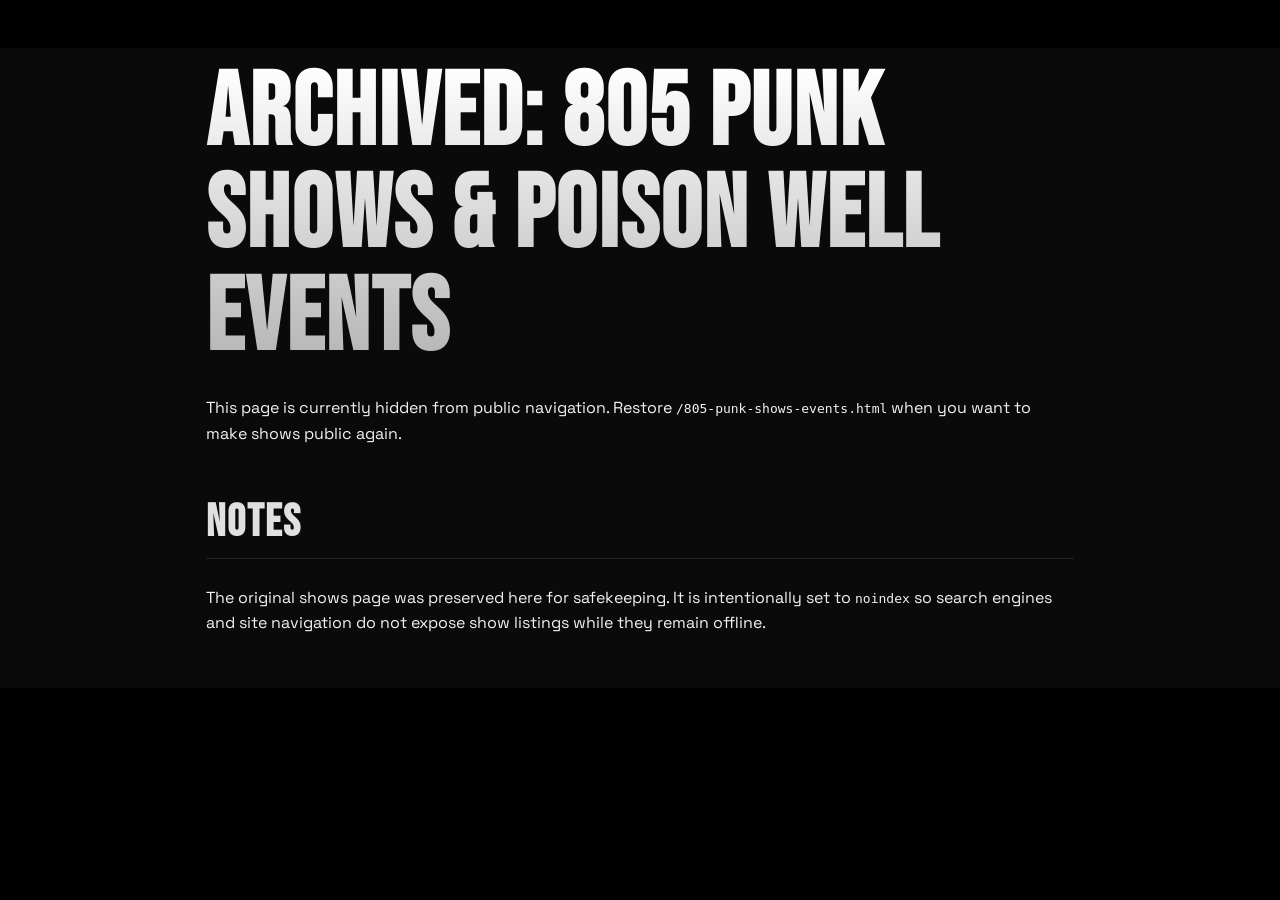
<file: 805-punk-shows-events.hidden.html>
<!DOCTYPE html>
<html lang="en">
<head>
  <meta charset="UTF-8" />
  <meta name="viewport" content="width=device-width, initial-scale=1.0" />
  <title>805 Punk Shows & Events (Hidden Archive) | Poison Well Records Ventura</title>
  <meta name="robots" content="noindex,nofollow" />
  <meta name="description" content="Archived 805 punk shows, event recaps, and Poison Well Records showcases (hidden)." />
  <link rel="preload" href="styles.min.css" as="style" />
  <link rel="stylesheet" href="styles.min.css" />
</head>
<body>
  <main style="max-width:900px;margin:3rem auto;padding:1rem;">
    <h1>Archived: 805 Punk Shows &amp; Poison Well Events</h1>
    <p>This page is currently hidden from public navigation. Restore <code>/805-punk-shows-events.html</code> when you want to make shows public again.</p>
    <section>
      <h2>Notes</h2>
      <p>The original shows page was preserved here for safekeeping. It is intentionally set to <code>noindex</code> so search engines and site navigation do not expose show listings while they remain offline.</p>
    </section>
  </main>
</body>
</html>
</file>
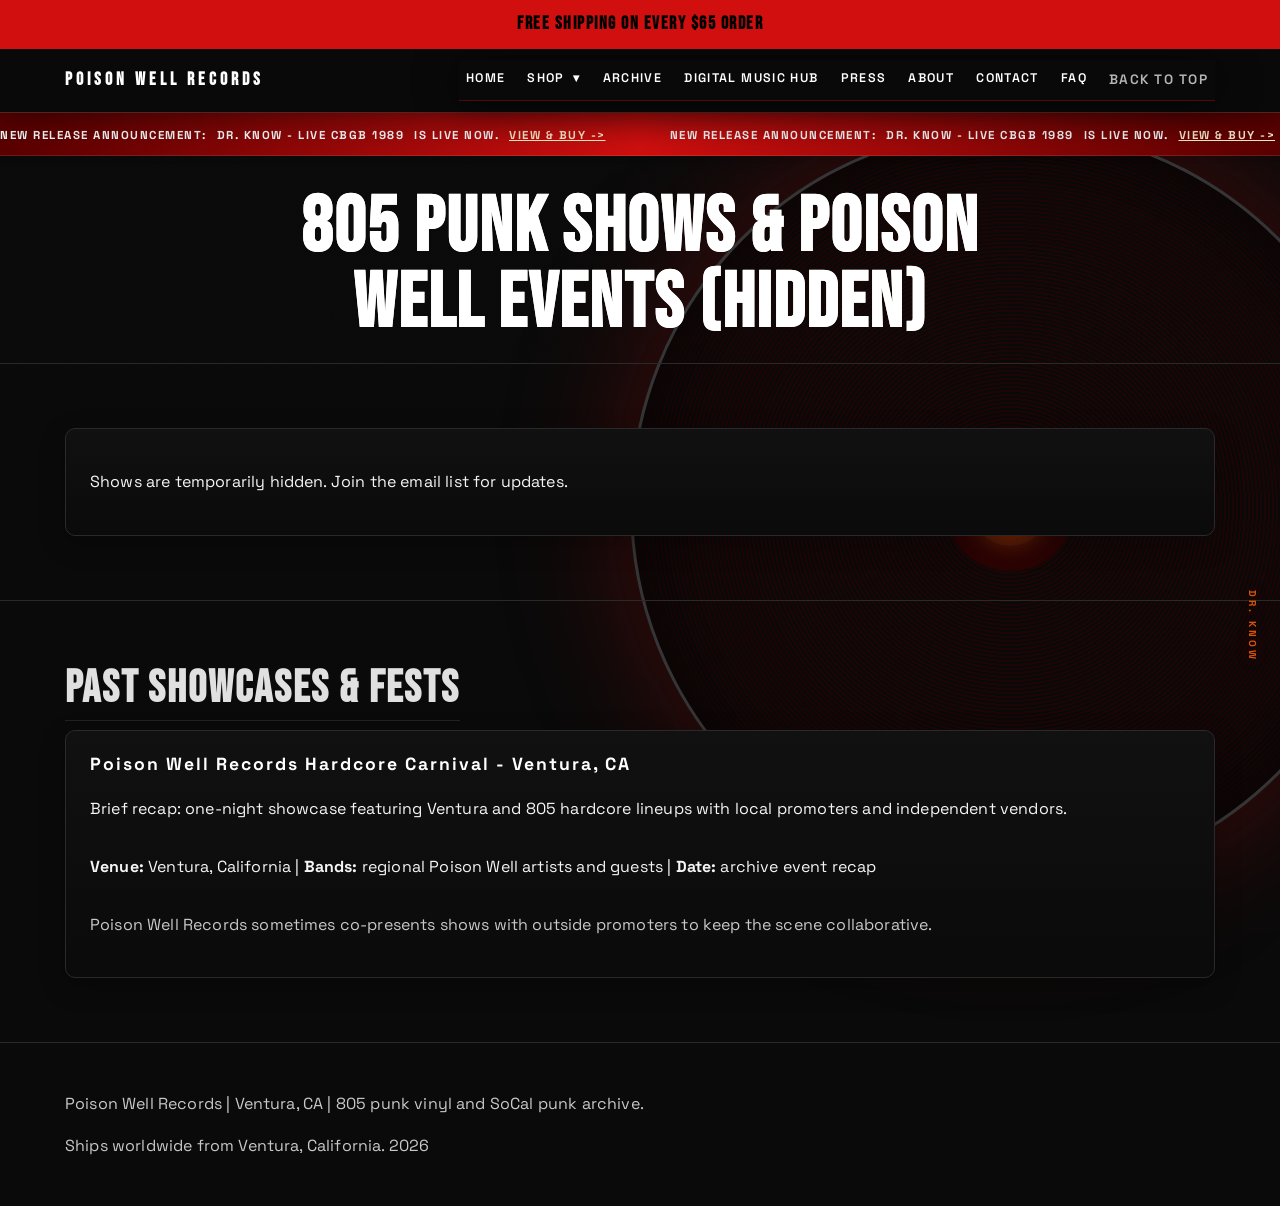
<file: 805-punk-shows-events.html>
<!DOCTYPE html>
<html lang="en">
<head>
  <meta charset="UTF-8" />
  <meta name="viewport" content="width=device-width, initial-scale=1.0" />
  <title>805 Punk Shows & Events (Hidden) | Poison Well Records Ventura</title>
  <meta name="geo.region" content="US-CA" />
  <meta name="geo.placename" content="Ventura" />
  <meta name="geo.position" content="34.2746;-119.2290" />
  <meta name="ICBM" content="34.2746, -119.2290" />

  <meta name="description" content="(removed)" />
  <meta name="robots" content="noindex,nofollow" />
  <link rel="preload" href="styles.css" as="style" />
  <link rel="stylesheet" href="styles.css" />
  <link rel="canonical" href="https://poisonwellrecords.com/805-punk-shows-events" />
</head>
<body id="top">
  <div class="promo-banner">Free Shipping on every $65 order</div>
  <header class="site-header">
    <div class="container nav">
      <a class="brand" href="index.html">Poison Well Records</a>
      <button class="nav-toggle" id="nav-toggle" aria-label="Toggle navigation" aria-expanded="false">
        <span class="hamburger"></span>
      </button>
      <nav class="nav-links" id="nav-links" aria-label="Main navigation">
        <a href="index.html">Home</a>
        <div class="nav-dropdown">
          <a class="nav-main" href="ventura-punk-record-store-online.html">Shop</a>
          <div class="dropdown-content">
            <a href="ventura-punk-record-store-online.html#tab-vinyl">Buy Vinyl</a>
            <a href="rarities.html">Rarities</a>
          </div>
        </div>
        <a href="805-punk-bands.html">Archive</a>
        <a href="digital-music-hub.html">Digital Music Hub</a>
        <a href="press.html">Press</a>
        <a href="about-poison-well-records.html">About</a>
        <a href="contact-wholesale.html">Contact</a>
        <a href="faq.html">FAQ</a>
        <a href="#top" class="nav-back-to-top">Back to Top</a>
      </nav>
    </div>
  </header>
  <main>
    <section class="hero">
      <div class="container">
        <h1>805 Punk Shows &amp; Poison Well Events (Hidden)</h1>
      </div>
    </section>
    <section class="section">
      <div class="container">
        <div class="card">
          <p>Shows are temporarily hidden. Join the email list for updates.</p>
        </div>
      </div>
    </section>
    <section class="section">
      <div class="container">
        <h2>Past Showcases &amp; Fests</h2>
        <article class="card">
          <h3>Poison Well Records Hardcore Carnival - Ventura, CA</h3>
          <p>Brief recap: one-night showcase featuring Ventura and 805 hardcore lineups with local promoters and independent vendors.</p>
          <p><strong>Venue:</strong> Ventura, California | <strong>Bands:</strong> regional Poison Well artists and guests | <strong>Date:</strong> archive event recap</p>
          <p class="muted">Poison Well Records sometimes co-presents shows with outside promoters to keep the scene collaborative.</p>
        </article>
      </div>
    </section>
  </main>
  <footer class="site-footer">
    <div class="container">
      <p>Poison Well Records | Ventura, CA | 805 punk vinyl and SoCal punk archive.</p>
      <p>Ships worldwide from Ventura, California. <span data-current-year></span></p>
    </div>
  </footer>
  <script src="site.js" defer></script>
</body>
</html>
</file>
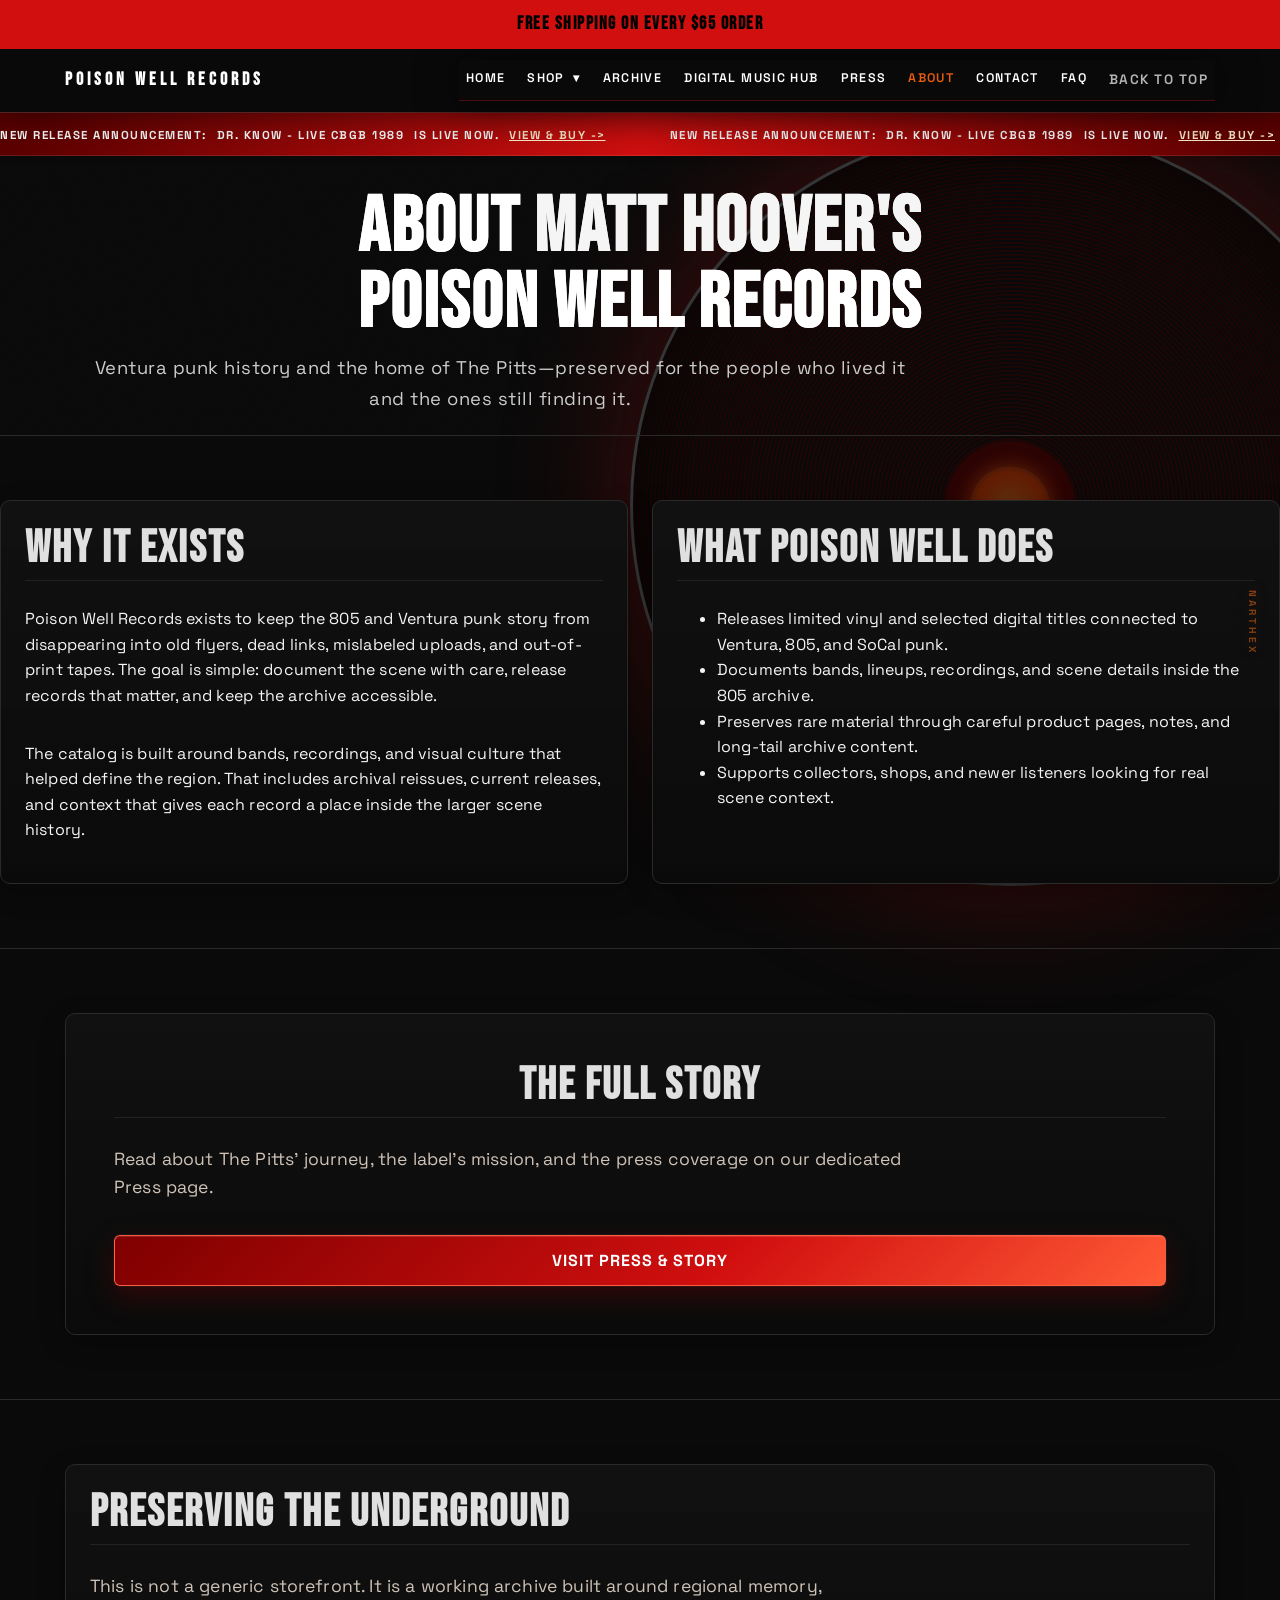
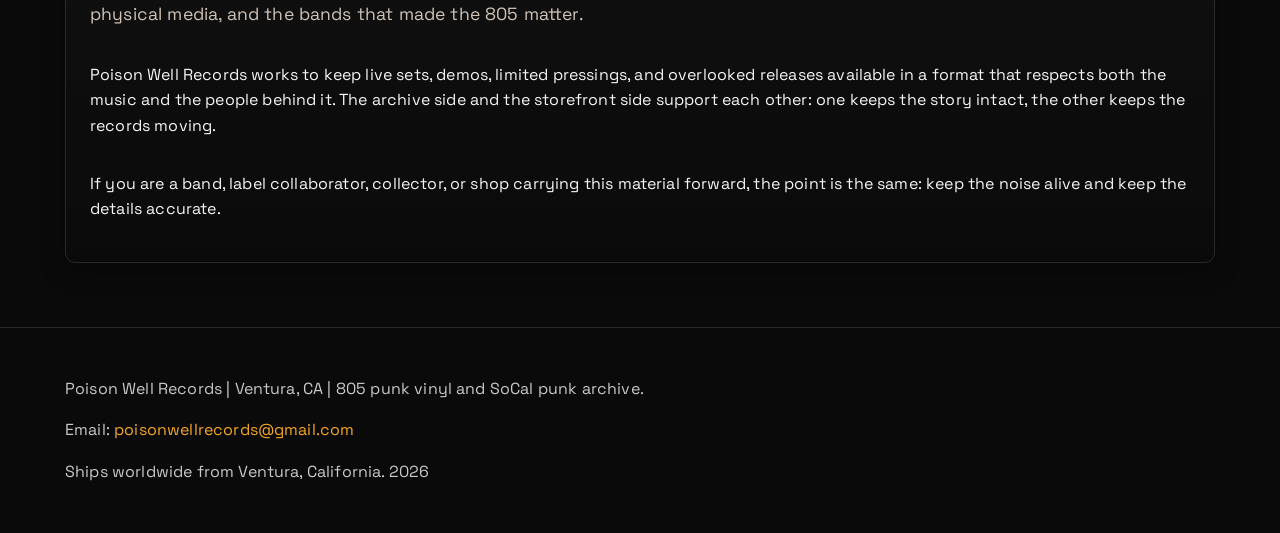
<file: about-poison-well-records.html>
<!DOCTYPE html>
<html lang="en">
<head>
  <meta charset="UTF-8" />
  <meta name="viewport" content="width=device-width, initial-scale=1.0" />
  <title>About | Poison Well Records Ventura</title>
  <meta
    name="description"
            content="Learn about Poison Well Records and its mission to preserve Ventura, 805, and SoCal punk history through physical releases, digital archives, and scene documentation."
  />
  <link rel="canonical" href="https://poisonwellrecords.com/about-poison-well-records" />
  <link rel="preload" href="styles.css" as="style" />
  <link rel="stylesheet" href="styles.css" />
</head>
<body id="top">
  <div class="promo-banner">Free Shipping on every $65 order</div>
  <header class="site-header">
    <div class="container nav">
      <a class="brand" href="index.html">Poison Well Records</a>
      <button class="nav-toggle" id="nav-toggle" aria-label="Toggle navigation" aria-expanded="false">
        <span class="hamburger"></span>
      </button>
      <nav class="nav-links" id="nav-links" aria-label="Main navigation">
                        <a href="index.html">Home</a>
        <div class="nav-dropdown">
          <a class="nav-main" href="ventura-punk-record-store-online.html">Shop</a>
          <div class="dropdown-content">
            <a href="ventura-punk-record-store-online.html#tab-vinyl">Buy Vinyl</a>
            <a href="rarities.html">Rarities</a>
          </div>
        </div>
        <a href="805-punk-bands.html">Archive</a>
        <a href="digital-music-hub.html">Digital Music Hub</a>
        <a href="press.html">Press</a>
        <a href="about-poison-well-records.html" aria-current="page">About</a>
        <a href="contact-wholesale.html">Contact</a>
        <a href="faq.html">FAQ</a>
        <a href="#top" class="nav-back-to-top">Back to Top</a>
      </nav>
    </div>
  </header>

  <main>
    <section class="hero">
      <div class="container">
        <h1>About <span style="color: var(--text);">Matt Hoover's</span> <br>Poison Well Records</h1>
        <p class="lead">Ventura punk history and the home of The Pitts—preserved for the people who lived it and the ones still finding it.</p>
      </div>
    </section>

    <section class="section">
      <div class="container grid grid-2">
        <article class="card">
          <h2>Why It Exists</h2>
          <p>
            Poison Well Records exists to keep the 805 and Ventura punk story from disappearing into old flyers,
            dead links, mislabeled uploads, and out-of-print tapes. The goal is simple: document the scene with care,
            release records that matter, and keep the archive accessible.
          </p>
          <p>
            The catalog is built around bands, recordings, and visual culture that helped define the region. That
            includes archival reissues, current releases, and context that gives each record a place inside the larger
            scene history.
          </p>
        </article>

        <article class="card">
          <h2>What Poison Well Does</h2>
          <ul>
            <li>Releases limited vinyl and selected digital titles connected to Ventura, 805, and SoCal punk.</li>
            <li>Documents bands, lineups, recordings, and scene details inside the 805 archive.</li>
            <li>Preserves rare material through careful product pages, notes, and long-tail archive content.</li>
            <li>Supports collectors, shops, and newer listeners looking for real scene context.</li>
          </ul>
        </article>
      </div>
    </section>

    <section class="section">
      <div class="container">
        <div class="card" style="text-align: center; padding: 3rem;">
          <h2>The Full Story</h2>
          <p class="lead">Read about The Pitts' journey, the label's mission, and the press coverage on our dedicated Press page.</p>
          <a href="press.html" class="btn primary" style="margin-top: 1rem;">Visit Press &amp; Story</a>
        </div>
      </div>
    </section>

    <section class="section">
      <div class="container">
        <div class="card">
          <h2>Preserving the Underground</h2>
          <p class="lead">
            This is not a generic storefront. It is a working archive built around regional memory, physical media,
            and the bands that made the 805 matter.
          </p>
          <p>
            Poison Well Records works to keep live sets, demos, limited pressings, and overlooked releases available
            in a format that respects both the music and the people behind it. The archive side and the storefront side
            support each other: one keeps the story intact, the other keeps the records moving.
          </p>
          <p>
            If you are a band, label collaborator, collector, or shop carrying this material forward, the point is the
            same: keep the noise alive and keep the details accurate.
          </p>
        </div>
      </div>
    </section>
  </main>

  <footer class="site-footer">
    <div class="container">
      <p>Poison Well Records | Ventura, CA | 805 punk vinyl and SoCal punk archive.</p>
      <p>Email: <a href="mailto:poisonwellrecords@gmail.com">poisonwellrecords@gmail.com</a></p>
      <p>Ships worldwide from Ventura, California. <span data-current-year></span></p>
    </div>
  </footer>

  <script src="site.js" defer></script>
</body>
</html>
</file>
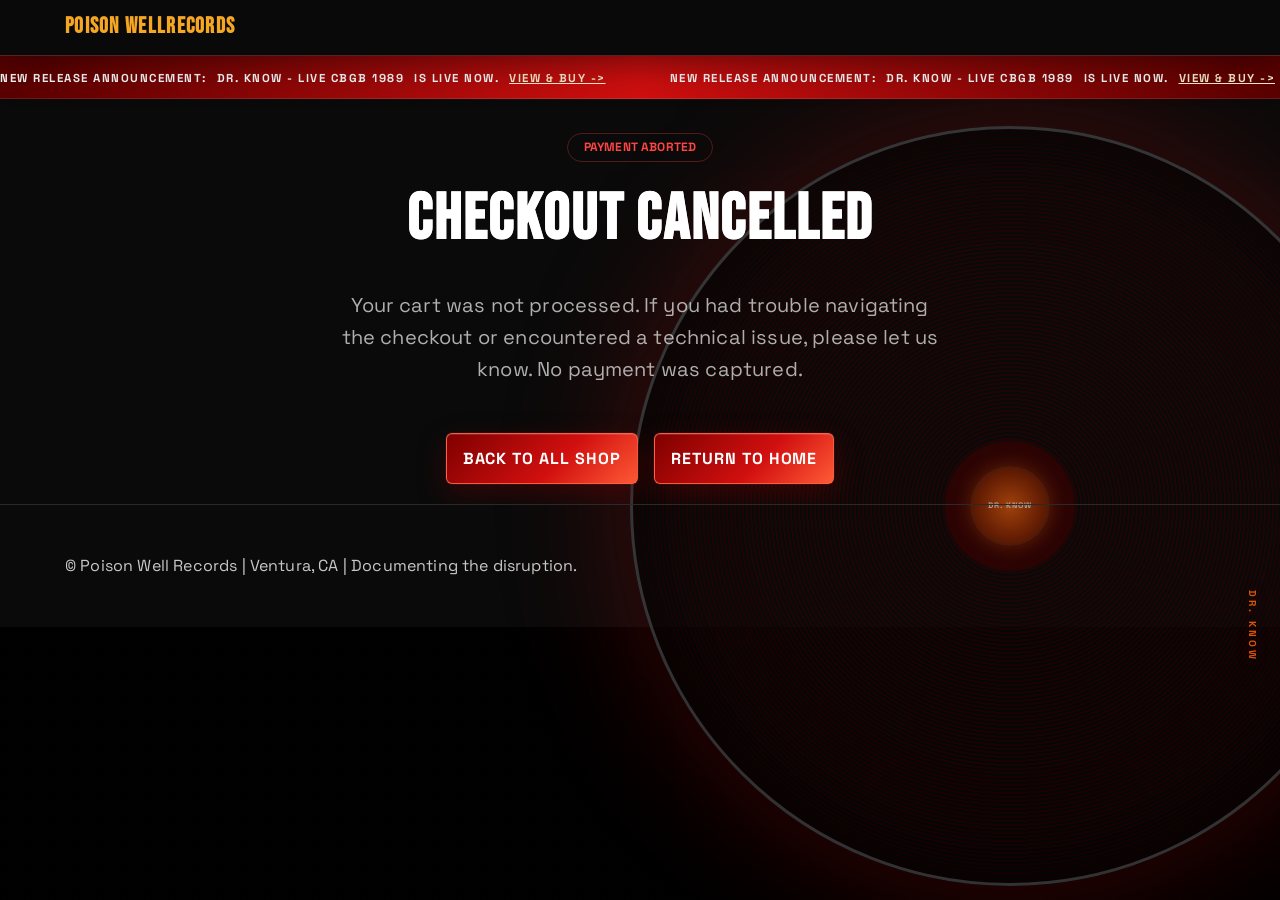
<file: checkout-cancelled.html>
<!DOCTYPE html>
<html lang="en">
<head>
  <meta charset="UTF-8">
  <meta name="viewport" content="width=device-width, initial-scale=1.0">
  <title>Checkout Cancelled | Poison Well Records</title>
  <meta name="description" content="No transaction occurred. Your cart can be picked back up whenever you're ready.">
  <meta name="robots" content="noindex,nofollow" />
  <link rel="canonical" href="https://poisonwellrecords.com/checkout-cancelled" />
  <link rel="stylesheet" href="styles.css">
  <link rel="preconnect" href="https://fonts.googleapis.com">
  <link rel="preconnect" href="https://fonts.gstatic.com" crossorigin>
  <link href="https://fonts.googleapis.com/css2?family=Bebas+Neue&family=Space+Grotesk:wght@300;400;700&display=swap" rel="stylesheet">
  <style>
    .cancelled-content {
      min-height: 80vh;
      display: flex;
      flex-direction: column;
      align-items: center;
      justify-content: center;
      text-align: center;
      padding: 2rem;
      background: radial-gradient(circle at center, rgba(139, 0, 0, 0.05) 0%, transparent 70%);
    }
    .status-icon {
      font-size: 5rem;
      margin-bottom: 2rem;
      color: rgba(255,255,255,0.1);
      animation: pulse-ring 2s infinite ease-out;
    }
    .cancelled-h1 {
      font-family: 'Bebas Neue', sans-serif;
      font-size: 4rem;
      margin-bottom: 1rem;
      letter-spacing: 2px;
    }
    .cancelled-p {
      max-width: 600px;
      margin-bottom: 3rem;
      opacity: 0.7;
      font-size: 1.25rem;
      line-height: 1.6;
    }
    .status-badge {
      display: inline-block;
      padding: 0.25rem 1rem;
      border: 1px solid rgba(255, 68, 68, 0.3);
      color: #ff4444;
      text-transform: uppercase;
      font-size: 0.75rem;
      font-weight: bold;
      margin-bottom: 1.5rem;
      border-radius: 20px;
    }
  </style>
</head>
<body id="top">
  
  <header class="site-header">
    <div class="container header-container">
      <div class="logo">
        <a href="index.html">POISON WELL<span>RECORDS</span></a>
      </div>
    </div>
  </header>

  <main>
    <section class="cancelled-content">
      <div class="status-badge">Payment Aborted</div>
      <h1 class="cancelled-h1">CHECKOUT CANCELLED</h1>
      <p class="cancelled-p">Your cart was not processed. If you had trouble navigating the checkout or encountered a technical issue, please let us know. No payment was captured.</p>
      <div class="cta-row" style="display: flex; gap: 1rem; flex-wrap: wrap; justify-content: center;">
        <a href="ventura-punk-record-store-online.html" class="btn primary">BACK TO ALL SHOP</a>
        <a href="index.html" class="btn secondary">RETURN TO HOME</a>
      </div>
    </section>
  </main>

  <footer class="site-footer">
    <div class="container">
      <p>© Poison Well Records | Ventura, CA | Documenting the disruption.</p>
    </div>
  </footer>

  <script src="site.js"></script>
</body>
</html>
</file>
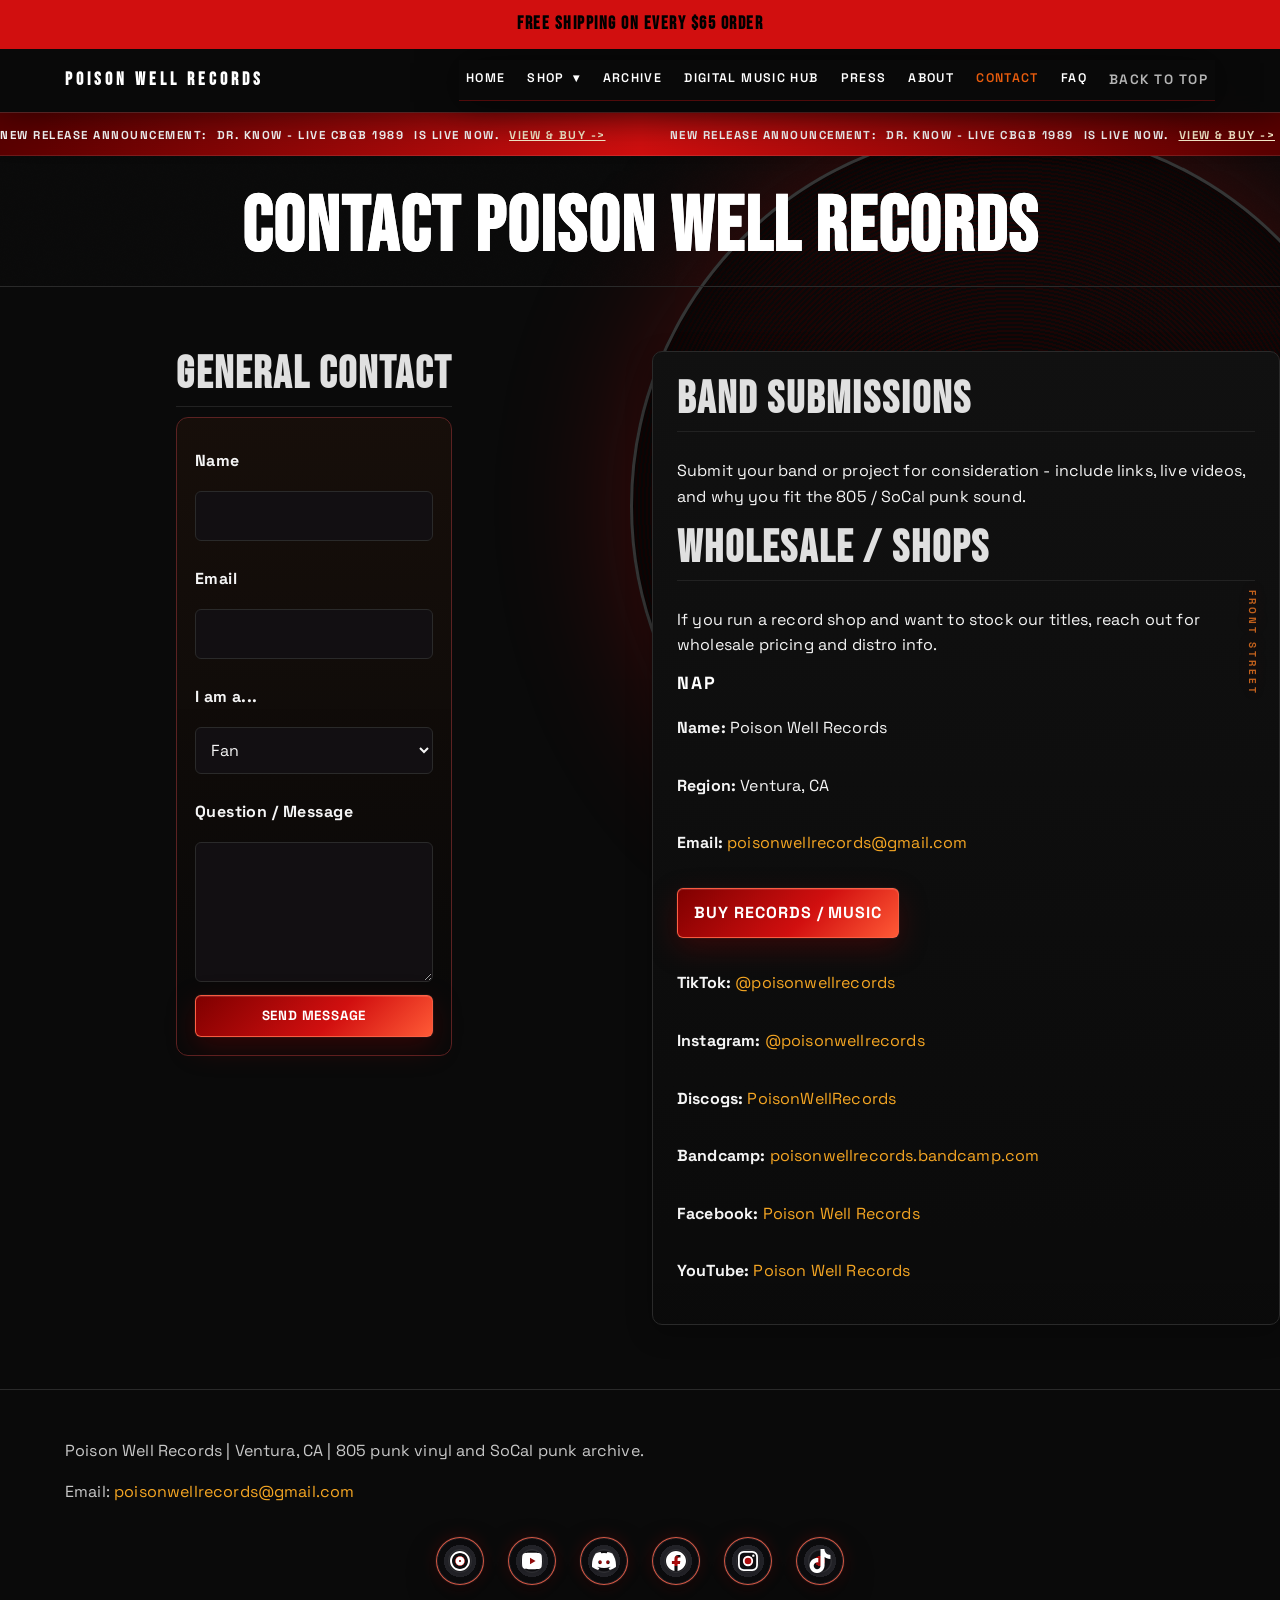
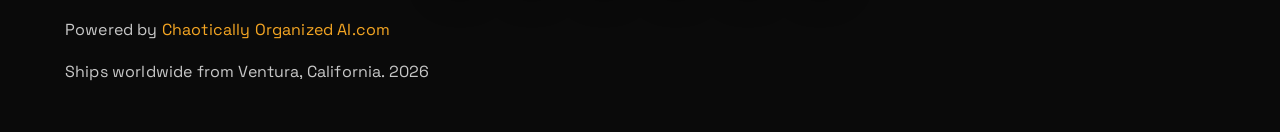
<file: contact-wholesale.html>
<!DOCTYPE html>
<html lang="en">
<head>
  <meta charset="UTF-8" />
  <meta name="viewport" content="width=device-width, initial-scale=1.0" />
  <title>Contact & Wholesale | Poison Well Records</title>
  <meta name="description" content="Get in touch for wholesale inquiries, band submissions, or general questions about Poison Well Records." />
  <link rel="canonical" href="https://poisonwellrecords.com/contact-wholesale" />
  <!-- SEO/GEO and Schema handled dynamically by site.js -->
  <link rel="stylesheet" href="styles.css" />
</head>
<body id="top">
  <div class="promo-banner">Free Shipping on every $65 order</div>
  <header class="site-header">
    <div class="container nav">
      <a class="brand" href="index.html">Poison Well Records</a>
      <button class="nav-toggle" id="nav-toggle" aria-label="Toggle navigation" aria-expanded="false">
        <span class="hamburger"></span>
      </button>
      <nav class="nav-links" id="nav-links" aria-label="Main navigation">
                        <a href="index.html">Home</a>
        <div class="nav-dropdown">
          <a class="nav-main" href="ventura-punk-record-store-online.html">Shop</a>
          <div class="dropdown-content">
            <a href="ventura-punk-record-store-online.html#tab-vinyl">Buy Vinyl</a>
            <a href="rarities.html">Rarities</a>
          </div>
        </div>
        <a href="805-punk-bands.html">Archive</a>
        <a href="digital-music-hub.html">Digital Music Hub</a>
        <a href="press.html">Press</a>
        <a href="about-poison-well-records.html">About</a>
        <a href="contact-wholesale.html" aria-current="page">Contact</a>
        <a href="faq.html">FAQ</a>
        <a href="#top" class="nav-back-to-top">Back to Top</a>
      </nav>
    </div>
  </header>
  <main>
    <section class="hero">
      <div class="container">
        <h1>Contact Poison Well Records</h1>
      </div>
    </section>
    <section class="section">
      <div class="container grid grid-2">
        <article>
          <h2>General Contact</h2>
          <form
            class="form"
            name="contact"
            netlify
            action="/thank-you.html"
            method="POST"
          >
            <input type="hidden" name="form-name" value="contact" />
            <label for="name">Name</label>
            <input id="name" name="name" required />
            <label for="email">Email</label>
            <input id="email" type="email" name="email" required />
            <label for="type">I am a...</label>
            <select id="type" name="type">
              <option>Fan</option>
              <option>Record Store</option>
              <option>Band</option>
              <option>Press</option>
            </select>
            <label for="message">Question / Message</label>
            <textarea id="message" name="message" required></textarea>
            <button class="btn primary" type="submit">Send Message</button>
          </form>
        </article>
        <article class="card">
          <h2>Band Submissions</h2>
          <p>Submit your band or project for consideration - include links, live videos, and why you fit the 805 / SoCal punk sound.</p>
          <h2>Wholesale / Shops</h2>
          <p>If you run a record shop and want to stock our titles, reach out for wholesale pricing and distro info.</p>
          <h3>NAP</h3>
          <p><strong>Name:</strong> Poison Well Records</p>
          <p><strong>Region:</strong> Ventura, CA</p>
          <p><strong>Email:</strong> <a href="mailto:poisonwellrecords@gmail.com">poisonwellrecords@gmail.com</a></p>
          <p><a class="btn" href="mailto:poisonwellrecords@gmail.com?subject=Buying%20Records%20Inquiry">Buy Records / Music</a></p>
          <p><strong>TikTok:</strong> <a href="https://www.tiktok.com/@poisonwellrecords" target="_blank" rel="noopener">@poisonwellrecords</a></p>
          <p><strong>Instagram:</strong> <a href="https://www.instagram.com/poisonwellrecords" target="_blank" rel="noopener">@poisonwellrecords</a></p>
          <p><strong>Discogs:</strong> <a href="https://www.discogs.com/user/PoisonWellRecords" target="_blank" rel="noopener">PoisonWellRecords</a></p>
          <p><strong>Bandcamp:</strong> <a href="https://poisonwellrecords.bandcamp.com" target="_blank" rel="noopener">poisonwellrecords.bandcamp.com</a></p>
          <p><strong>Facebook:</strong> <a href="https://www.facebook.com/poisonwellrecords/" target="_blank" rel="noopener">Poison Well Records</a></p>
          <p><strong>YouTube:</strong> <a href="https://www.youtube.com/@poisonwellrecords" target="_blank" rel="noopener">Poison Well Records</a></p>
        </article>
      </div>
    </section>
  </main>
  <footer class="site-footer">
    <div class="container">
      <p>Poison Well Records | Ventura, CA | 805 punk vinyl and SoCal punk archive.</p>
      <p>Email: <a href="mailto:poisonwellrecords@gmail.com">poisonwellrecords@gmail.com</a></p>
      <div class="footer-social-icons">
        <a href="ventura-punk-record-store-online.html" class="social-icon icon-store" title="Shop Vinyl">
          <svg viewBox="0 0 24 24" fill="currentColor"><path d="M12 2C6.48 2 2 6.48 2 12s4.48 10 10 10 10-4.48 10-10S17.52 2 12 2zm0 18c-4.41 0-8-3.59-8-8s3.59-8 8-8 8 3.59 8 8-3.59 8-8 8zm0-12.5c-2.49 0-4.5 2.01-4.5 4.5s2.01 4.5 4.5 4.5 4.5-2.01 4.5-4.5-2.01-4.5-4.5-4.5zm0 5.5c-.55 0-1-.45-1-1s.45-1 1-1 1 .45 1 1-.45 1-1 1z"/></svg>
        </a>
        <a href="https://www.youtube.com/@poisonwellrecords" target="_blank" class="social-icon icon-youtube" title="YouTube">
          <svg viewBox="0 0 24 24" fill="currentColor"><path d="M21.582 6.186a2.67 2.67 0 0 0-1.884-1.884C18.033 3.868 12 3.868 12 3.868s-6.033 0-7.698.434A2.67 2.67 0 0 0 2.418 6.186C2 7.85 2 12 2 12s0 4.15.418 5.814a2.67 2.67 0 0 0 1.884 1.884C6.033 20.132 12 20.132 12 20.132s6.033 0 7.698-.434a2.67 2.67 0 0 0 1.884-1.884C22 16.15 22 12 22 12s0-4.15-.418-5.814zM9.996 15.348V8.652L15.603 12l-5.607 3.348z"/></svg>
        </a>
        <a href="mailto:poisonwellrecords@gmail.com?subject=Discord%20Invite%20Request" class="social-icon icon-discord" title="Request Discord Invite">
           <svg viewBox="0 0 127.14 96.36" fill="currentColor"><path d="M107.7 8.07A105.15 105.15 0 0 0 81.47 0a72.06 72.06 0 0 0-3.36 6.83 97.68 97.68 0 0 0-29.11 0A72.37 72.37 0 0 0 45.64 0a105.89 105.89 0 0 0-26.25 8.09C2.79 32.65-1.73 56.58.51 80.17a105.73 105.73 0 0 0 32.17 16.19 77.7 77.7 0 0 0 6.89-11.1 68.42 68.42 0 0 1-10.85-5.18c.91-.66 1.8-1.34 2.66-2a75.57 75.57 0 0 0 64.32 0c.87.71 1.76 1.39 2.68 2a68.68 68.68 0 0 1-10.87 5.19 77 77 0 0 0 6.89 11.1 105.25 105.25 0 0 0 32.19-16.19c2.64-27.38-4.51-51.11-18.89-72.11zM42.79 65.43c-5.15 0-9.36-4.66-9.36-10.37s4.12-10.37 9.36-10.37c5.29 0 9.42 4.7 9.36 10.37 0 5.71-4.12 10.37-9.36 10.37zm41.56 0c-5.15 0-9.36-4.66-9.36-10.37s4.12-10.37 9.36-10.37c5.29 0 9.42 4.7 9.36 10.37 0 5.71-4.12 10.37-9.36 10.37z"/></svg>
        </a>
        <a href="https://www.facebook.com/poisonwellrecords/" target="_blank" class="social-icon icon-facebook" title="Facebook">
          <svg viewBox="0 0 24 24" fill="currentColor"><path d="M22 12c0-5.523-4.477-10-10-10S2 6.477 2 12c0 4.99 3.657 9.128 8.438 9.878v-6.987h-2.54V12h2.54V9.797c0-2.506 1.492-3.89 3.777-3.89 1.094 0 2.238.195 2.238.195v2.46h-1.26c-1.243 0-1.63.77-1.63 1.562V12h2.773l-.443 2.89h-2.33v6.988C18.343 21.128 22 16.99 22 12z"/></svg>
        </a>
        <a href="https://www.instagram.com/poisonwellrecords" target="_blank" class="social-icon icon-instagram" title="Instagram">
          <svg viewBox="0 0 24 24" fill="currentColor"><path d="M12 2c2.717 0 3.056.01 4.122.06 1.065.05 1.79.217 2.427.465.66.254 1.216.598 1.772 1.153a4.908 4.908 0 0 1 1.153 1.772c.247.637.415 1.363.465 2.428.047 1.066.06 1.405.06 4.122 0 2.717-.01 3.056-.06 4.122-.05 1.065-.218 1.79-.465 2.428a4.883 4.883 0 0 1-1.153 1.772 4.915 4.915 0 0 1-1.772 1.153c-.637.247-1.363.415-2.428.465-1.066.047-1.405.06-4.122.06-2.717 0-3.056-.01-4.122-.06-1.065-.05-1.79-.218-2.428-.465a4.89 4.89 0 0 1-1.772-1.153 4.904 4.904 0 0 1-1.153-1.772c-.248-.637-.415-1.363-.465-2.428C2.013 15.056 2 14.717 2 12c0-2.717.01-3.056.06-4.122.05-1.066.217-1.79.465-2.428a4.88 4.88 0 0 1 1.153-1.772A4.897 4.897 0 0 1 5.45 2.525c.638-.248 1.362-.415 2.428-.465C8.944 2.013 9.283 2 12 2zm0 1.802c-2.67 0-3.004.01-4.058.058-.975.045-1.504.207-1.854.344-.467.182-.8.398-1.15.748-.35.35-.566.683-.748 1.15-.137.35-.3.88-.344 1.855-.048 1.054-.058 1.387-.058 4.057v.002c0 2.67.01 3.004.058 4.058.045.975.207 1.504.344 1.854.182.466.399.8.748 1.15.35.35.683.566 1.15.748.35.137.88.3 1.855.344 1.054.048 1.387.058 4.057.058 2.67 0 3.004-.01 4.058-.058.975-.045 1.504-.207 1.854-.344.466-.182.8-.398 1.15-.748.35-.35.566-.683.748-1.15.137-.35.3-.88.344-1.855.048-1.054.058-1.387.058-4.057 0-2.67-.01-3.004-.058-4.058-.045-.975-.207-1.504-.344-1.854a3.097 3.097 0 0 0-.748-1.15 3.098 3.098 0 0 0-1.15-.748c-.35-.137-.88-.3-1.855-.344-1.054-.048-1.387-.058-4.057-.058zM12 6.865A5.135 5.135 0 1 1 12 17.135 5.135 5.135 0 0 1 12 6.865zm0 1.802a3.333 3.333 0 1 0 0 6.666 3.333 3.333 0 0 0 0-6.666zm5.338-3.205a1.2 1.2 0 1 1 0 2.4 1.2 1.2 0 0 1 0-2.4z"/></svg>
        </a>
        <a href="https://www.tiktok.com/@poisonwellrecords" target="_blank" class="social-icon icon-tiktok" title="TikTok">
          <svg viewBox="0 0 24 24" fill="currentColor"><path d="M12.525.02c1.31-.02 2.61-.01 3.91-.01.08 1.53.63 3.09 1.75 4.17 1.12 1.11 2.7 1.62 4.24 1.79v4.03c-1.44-.05-2.89-.35-4.2-.97-.57-.26-1.1-.59-1.62-.93-.01 2.92.01 5.84-.02 8.75-.08 1.4-.54 2.79-1.35 3.94-1.31 1.92-3.58 3.17-5.91 3.21-1.43.08-2.86-.31-4.08-1.03-2.02-1.19-3.44-3.37-3.65-5.71-.02-.5-.03-1-.01-1.49.18-1.9 1.12-3.72 2.58-4.96 1.66-1.44 3.98-2.13 6.15-1.72.02 1.48-.04 2.96-.04 4.44-.99-.32-2.15-.23-3.02.37-.63.41-1.11 1.04-1.36 1.75-.21.51-.15 1.07-.14 1.61.24 1.64 1.82 3.02 3.5 2.87 1.12-.01 2.19-.66 2.77-1.61.19-.33.4-.67.41-1.06.1-1.79.06-3.57.07-5.36.01-4.03-.01-8.05.02-12.07z"/></svg>
        </a>
      </div>
      <div class="footer-credit">Powered by <a href="https://chaoticallyorganizedai.com" target="_blank" rel="noopener noreferrer">Chaotically Organized AI.com</a></div>
      <p>Ships worldwide from Ventura, California. <span data-current-year></span></p>
    </div>
  </footer>
  <script src="stripe-config.js" defer></script>
  <script src="site.js" defer></script>
</body>
</html>
</file>
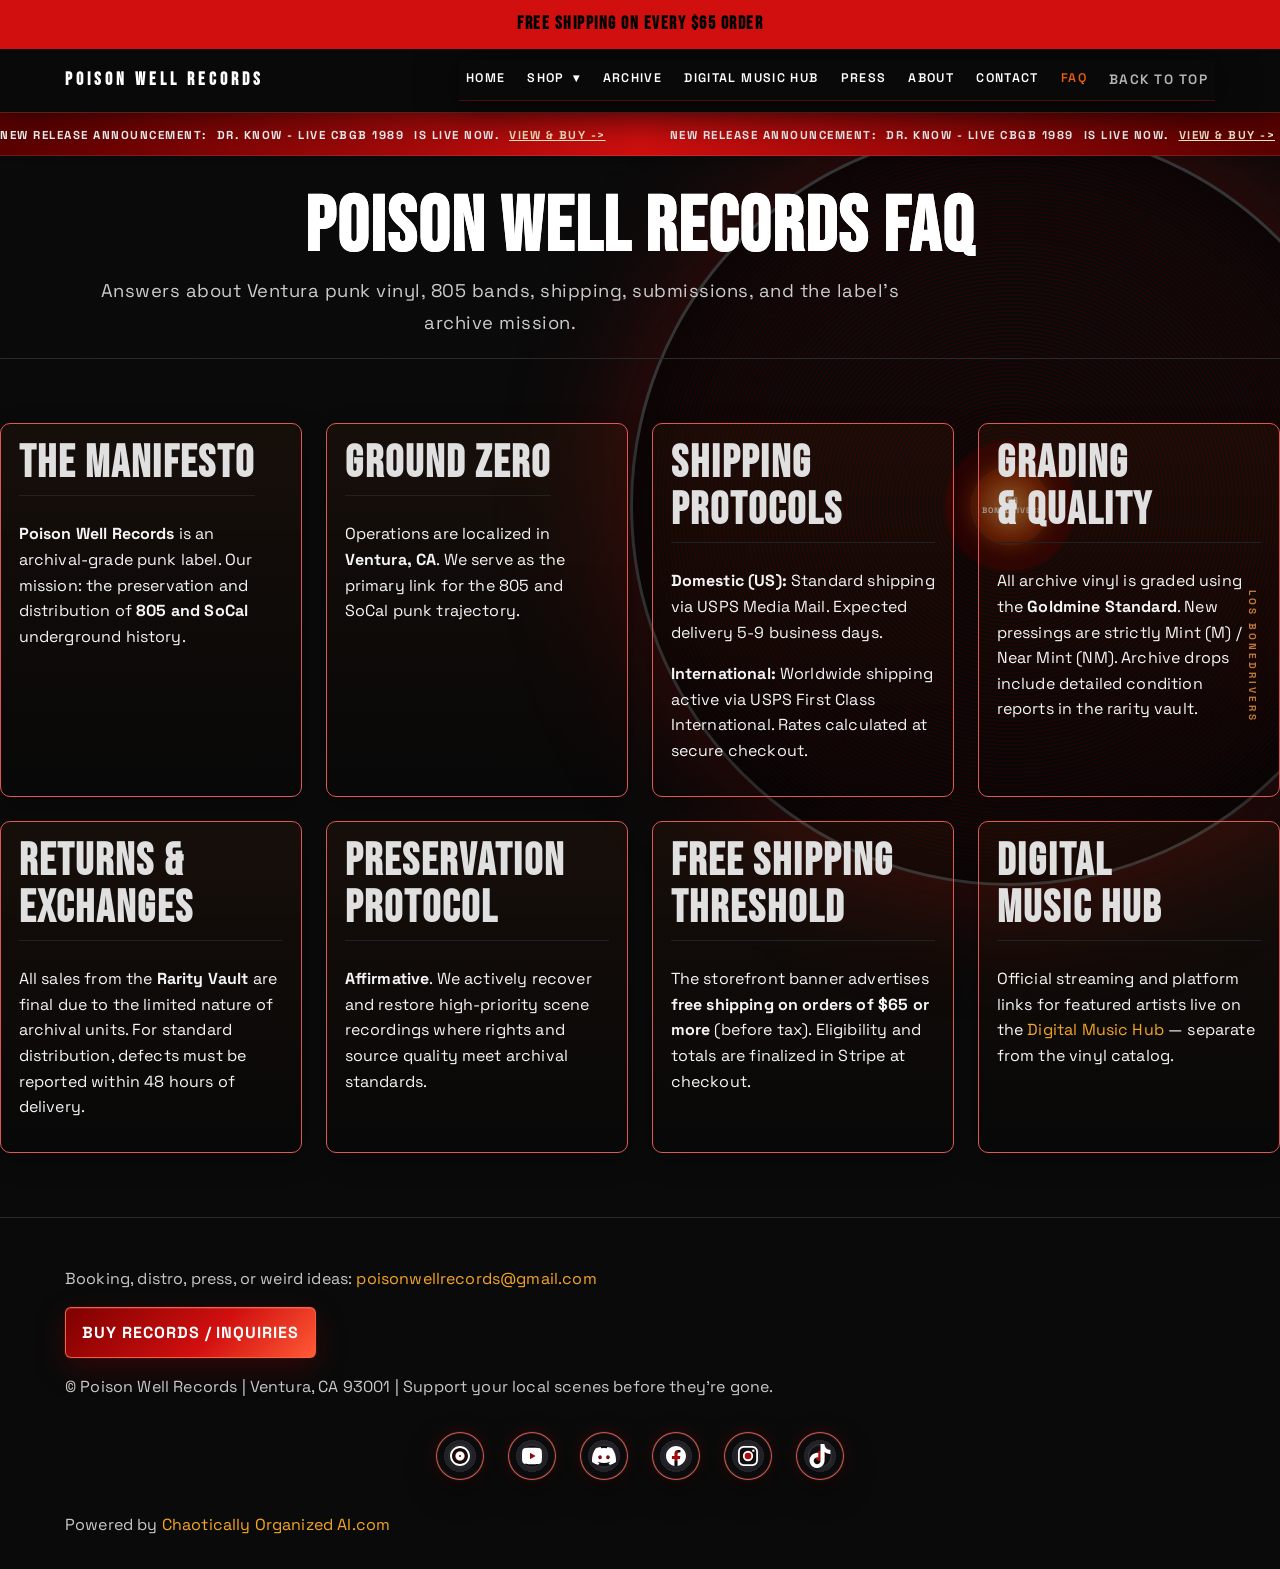
<file: faq.html>
<!DOCTYPE html>
<html lang="en">

<head>
  <meta charset="UTF-8" />
  <meta name="viewport" content="width=device-width, initial-scale=1.0" />
  <title>FAQ | Poison Well Records Store</title>
  <meta name="description" content="Frequently asked questions about shipping, returns, and ordering from the Poison Well Records online store." />
  <link rel="canonical" href="https://poisonwellrecords.com/faq" />
  <!-- SEO/GEO and Schema handled dynamically by site.js -->
  <link rel="preload" href="styles.css" as="style" />
  <link rel="stylesheet" href="styles.css" />
  <script type="application/ld+json">
  {
    "@context": "https://schema.org",
    "@type": "FAQPage",
    "mainEntity": [
      {"@type":"Question","name":"What is Poison Well Records?","acceptedAnswer":{"@type":"Answer","text":"Poison Well Records is a punk record label and online store focused on 805 and SoCal punk rock, based around the Ventura scene."}},
      {"@type":"Question","name":"Where is Poison Well Records located?","acceptedAnswer":{"@type":"Answer","text":"Poison Well Records operates out of Ventura, California and works with bands across the 805 and SoCal punk scenes."}},
      {"@type":"Question","name":"Does Poison Well Records only release 805 bands?","acceptedAnswer":{"@type":"Answer","text":"The label focuses on 805 and SoCal punk, but also supports related punk and hardcore bands that share the same spirit."}},
      {"@type":"Question","name":"Does Poison Well Records sell vinyl online?","acceptedAnswer":{"@type":"Answer","text":"Yes. Current vinyl releases are available to order directly from the online shop with U.S. and international shipping options."}},
      {"@type":"Question","name":"How do I get my band on Poison Well Records?","acceptedAnswer":{"@type":"Answer","text":"Bands can contact the label through the contact form with links to music, live footage, and project background."}},
      {"@type":"Question","name":"What kind of music does Poison Well Records release?","acceptedAnswer":{"@type":"Answer","text":"Poison Well focuses on punk, hardcore, and 805 / SoCal-adjacent sounds from classic 1980s material to new underground releases."}},
      {"@type":"Question","name":"Does Poison Well Records ship internationally?","acceptedAnswer":{"@type":"Answer","text":"Yes. Poison Well Records ships worldwide from Ventura, California."}},
      {"@type":"Question","name":"Can record shops order wholesale?","acceptedAnswer":{"@type":"Answer","text":"Yes. Independent shops can request wholesale pricing and distro details through the contact and wholesale page."}},
      {"@type":"Question","name":"Is Poison Well Records connected to the Ventura scene?","acceptedAnswer":{"@type":"Answer","text":"Yes. Ventura is the label's geographic anchor and a major source of its archived and active releases."}},
      {"@type":"Question","name":"Does Poison Well release digital music too?","acceptedAnswer":{"@type":"Answer","text":"Yes. Poison Well Records supports both vinyl and digital releases for selected artists."}},
      {"@type":"Question","name":"How can I hear about new drops first?","acceptedAnswer":{"@type":"Answer","text":"Join the email list to get first alerts on new 805 punk releases and test pressings."}},
      {"@type":"Question","name":"Does Poison Well archive old recordings?","acceptedAnswer":{"@type":"Answer","text":"Yes. The label works to preserve live sets, demos, and hard-to-find recordings when rights and source material are available."}},
      {"@type":"Question","name":"What is Nardcore and how is it related to Ventura punk?","acceptedAnswer":{"@type":"Answer","text":"Nardcore is a Ventura County hardcore punk movement tied to fast, aggressive DIY sounds. Poison Well's catalog is Nardcore adjacent through Ventura and 805 roots."}},
      {"@type":"Question","name":"How much does Poison Well Records charge for shipping?","acceptedAnswer":{"@type":"Answer","text":"Shipping cost depends on destination, package weight, and order size. Final rates are shown during checkout for U.S. and international orders."}},
      {"@type":"Question","name":"What vinyl formats does Poison Well Records offer?","acceptedAnswer":{"@type":"Answer","text":"Poison Well offers LPs, EPs, 7-inch releases, and occasional color variants when available."}},
      {"@type":"Question","name":"Can I buy Poison Well Records vinyl at local record stores?","acceptedAnswer":{"@type":"Answer","text":"Some titles are available through partner shops and wholesale accounts. Contact Poison Well for current store availability."}},
      {"@type":"Question","name":"Does Poison Well Records repress sold-out vinyl?","acceptedAnswer":{"@type":"Answer","text":"Some sold-out titles may be repressed depending on demand, rights, and source material. Join the email list for repress announcements."}},
      {"@type":"Question","name":"What is the difference between 805 punk and SoCal punk?","acceptedAnswer":{"@type":"Answer","text":"805 punk is a regional lane within broader SoCal punk, often with tighter Ventura/Oxnard scene ties and strong DIY community overlap."}},
      {"@type":"Question","name":"How do I track my Poison Well Records order?","acceptedAnswer":{"@type":"Answer","text":"After purchase, tracking information is sent by email when your order ships. Contact support if you need tracking updates."}},
      {"@type":"Question","name":"Does Poison Well Records offer free shipping?","acceptedAnswer":{"@type":"Answer","text":"The site promotes free shipping on qualifying orders of 65 dollars or more before tax. Final shipping and discount rules are confirmed at checkout in Stripe."}},
      {"@type":"Question","name":"Where is the Digital Music Hub?","acceptedAnswer":{"@type":"Answer","text":"Streaming and official platform links for Poison Well artists are on the Digital Music Hub at https://poisonwellrecords.com/digital-music-hub."}}
    ]
  }
  </script>
</head>

<body id="top">
  <div class="promo-banner">Free Shipping on every $65 order</div>
  <header class="site-header">
    <div class="container nav">
      <a class="brand" href="index.html">Poison Well Records</a>
      <button class="nav-toggle" id="nav-toggle" aria-label="Toggle navigation" aria-expanded="false">
        <span class="hamburger"></span>
      </button>
      <nav class="nav-links" id="nav-links" aria-label="Main navigation">
                        <a href="index.html">Home</a>
        <div class="nav-dropdown">
          <a class="nav-main" href="ventura-punk-record-store-online.html">Shop</a>
          <div class="dropdown-content">
            <a href="ventura-punk-record-store-online.html#tab-vinyl">Buy Vinyl</a>
            <a href="rarities.html">Rarities</a>
          </div>
        </div>
        <a href="805-punk-bands.html">Archive</a>
        <a href="digital-music-hub.html">Digital Music Hub</a>
        <a href="press.html">Press</a>
        <a href="about-poison-well-records.html">About</a>
        <a href="contact-wholesale.html">Contact</a>
        <a href="faq.html" aria-current="page">FAQ</a>
        <a href="#top" class="nav-back-to-top">Back to Top</a>
      </nav>
    </div>
  </header>
  <main>
    <section class="hero">
      <div class="container">
        <h1>Poison Well Records FAQ</h1>
        <p class="lead">Answers about Ventura punk vinyl, 805 bands, shipping, submissions, and the label's archive
          mission.</p>
      </div>
    </section>
    <section class="section">
      <div class="container grid grid-2">
        <article class="faq-item">
          <h2>THE MANIFESTO</h2>
          <p><strong>Poison Well Records</strong> is an archival-grade punk label. Our mission: the preservation and distribution of <strong>805 and SoCal</strong> underground history.</p>
        </article>
        <article class="faq-item">
          <h2>GROUND ZERO</h2>
          <p>Operations are localized in <strong>Ventura, CA</strong>. We serve as the primary link for the 805 and SoCal punk trajectory.</p>
        </article>
        <article class="faq-item">
          <h2>SHIPPING PROTOCOLS</h2>
          <p><strong>Domestic (US):</strong> Standard shipping via USPS Media Mail. Expected delivery 5-9 business days.</p>
          <p><strong>International:</strong> Worldwide shipping active via USPS First Class International. Rates calculated at secure checkout.</p>
        </article>
        <article class="faq-item">
          <h2>GRADING & QUALITY</h2>
          <p>All archive vinyl is graded using the <strong>Goldmine Standard</strong>. New pressings are strictly Mint (M) / Near Mint (NM). Archive drops include detailed condition reports in the rarity vault.</p>
        </article>
        <article class="faq-item">
          <h2>RETURNS & EXCHANGES</h2>
          <p>All sales from the <strong>Rarity Vault</strong> are final due to the limited nature of archival units. For standard distribution, defects must be reported within 48 hours of delivery.</p>
        </article>
        <article class="faq-item">
          <h2>PRESERVATION PROTOCOL</h2>
          <p><strong>Affirmative</strong>. We actively recover and restore high-priority scene recordings where rights and source quality meet archival standards.</p>
        </article>
        <article class="faq-item">
          <h2>FREE SHIPPING THRESHOLD</h2>
          <p>The storefront banner advertises <strong>free shipping on orders of $65 or more</strong> (before tax). Eligibility and totals are finalized in Stripe at checkout.</p>
        </article>
        <article class="faq-item">
          <h2>DIGITAL MUSIC HUB</h2>
          <p>Official streaming and platform links for featured artists live on the <a href="digital-music-hub.html">Digital Music Hub</a> — separate from the vinyl catalog.</p>
        </article>
      </div>
    </section>
  </main>
  <footer class="site-footer" id="contact">
    <div class="container">
      <p>Booking, distro, press, or weird ideas: <a
          href="mailto:poisonwellrecords@gmail.com">poisonwellrecords@gmail.com</a></p>
      <p><a class="btn primary" href="mailto:poisonwellrecords@gmail.com?subject=Buying%20Records%20Inquiry">Buy Records / Inquiries</a></p>
      <p>© Poison Well Records | Ventura, CA 93001 | Support your local scenes before they're gone.</p>
      <div class="footer-social-icons">
        <a href="ventura-punk-record-store-online.html" class="social-icon icon-store" title="Shop Vinyl">
          <svg viewBox="0 0 24 24" fill="currentColor">
            <path
              d="M12 2C6.48 2 2 6.48 2 12s4.48 10 10 10 10-4.48 10-10S17.52 2 12 2zm0 18c-4.41 0-8-3.59-8-8s3.59-8 8-8 8 3.59 8 8-3.59 8-8 8zm0-12.5c-2.49 0-4.5 2.01-4.5 4.5s2.01 4.5 4.5 4.5 4.5-2.01 4.5-4.5-2.01-4.5-4.5-4.5zm0 5.5c-.55 0-1-.45-1-1s.45-1 1-1 1 .45 1 1-.45 1-1 1z" />
          </svg>
        </a>
        <a href="https://www.youtube.com/@poisonwellrecords" target="_blank" class="social-icon icon-youtube"
          title="YouTube">
          <svg viewBox="0 0 24 24" fill="currentColor">
            <path
              d="M21.582 6.186a2.67 2.67 0 0 0-1.884-1.884C18.033 3.868 12 3.868 12 3.868s-6.033 0-7.698.434A2.67 2.67 0 0 0 2.418 6.186C2 7.85 2 12 2 12s0 4.15.418 5.814a2.67 2.67 0 0 0 1.884 1.884C6.033 20.132 12 20.132 12 20.132s6.033 0 7.698-.434a2.67 2.67 0 0 0 1.884-1.884C22 16.15 22 12 22 12s0-4.15-.418-5.814zM9.996 15.348V8.652L15.603 12l-5.607 3.348z" />
          </svg>
        </a>

        <a href="mailto:poisonwellrecords@gmail.com?subject=Discord%20Invite%20Request" class="social-icon icon-discord" title="Request Discord Invite">
          <svg viewBox="0 0 127.14 96.36" fill="currentColor">
            <path
              d="M107.7 8.07A105.15 105.15 0 0 0 81.47 0a72.06 72.06 0 0 0-3.36 6.83 97.68 97.68 0 0 0-29.11 0A72.37 72.37 0 0 0 45.64 0a105.89 105.89 0 0 0-26.25 8.09C2.79 32.65-1.73 56.58.51 80.17a105.73 105.73 0 0 0 32.17 16.19 77.7 77.7 0 0 0 6.89-11.1 68.42 68.42 0 0 1-10.85-5.18c.91-.66 1.8-1.34 2.66-2a75.57 75.57 0 0 0 64.32 0c.87.71 1.76 1.39 2.68 2a68.68 68.68 0 0 1-10.87 5.19 77 77 0 0 0 6.89 11.1 105.25 105.25 0 0 0 32.19-16.19c2.64-27.38-4.51-51.11-18.89-72.11zM42.79 65.43c-5.15 0-9.36-4.66-9.36-10.37s4.12-10.37 9.36-10.37c5.29 0 9.42 4.7 9.36 10.37 0 5.71-4.12 10.37-9.36 10.37zm41.56 0c-5.15 0-9.36-4.66-9.36-10.37s4.12-10.37 9.36-10.37c5.29 0 9.42 4.7 9.36 10.37 0 5.71-4.12 10.37-9.36 10.37z" />
          </svg>
        </a>
        <a href="https://www.facebook.com/poisonwellrecords/" target="_blank" class="social-icon icon-facebook"
          title="Facebook">
          <svg viewBox="0 0 24 24" fill="currentColor">
            <path
              d="M22 12c0-5.523-4.477-10-10-10S2 6.477 2 12c0 4.99 3.657 9.128 8.438 9.878v-6.987h-2.54V12h2.54V9.797c0-2.506 1.492-3.89 3.777-3.89 1.094 0 2.238.195 2.238.195v2.46h-1.26c-1.243 0-1.63.77-1.63 1.562V12h2.773l-.443 2.89h-2.33v6.988C18.343 21.128 22 16.99 22 12z" />
          </svg>
        </a>
        <a href="https://www.instagram.com/poisonwellrecords" target="_blank" class="social-icon icon-instagram"
          title="Instagram">
          <svg viewBox="0 0 24 24" fill="currentColor">
            <path
              d="M12 2c2.717 0 3.056.01 4.122.06 1.065.05 1.79.217 2.427.465.66.254 1.216.598 1.772 1.153a4.908 4.908 0 0 1 1.153 1.772c.247.637.415 1.363.465 2.428.047 1.066.06 1.405.06 4.122 0 2.717-.01 3.056-.06 4.122-.05 1.065-.218 1.79-.465 2.428a4.883 4.883 0 0 1-1.153 1.772 4.915 4.915 0 0 1-1.772 1.153c-.637.247-1.363.415-2.428.465-1.066.047-1.405.06-4.122.06-2.717 0-3.056-.01-4.122-.06-1.065-.05-1.79-.218-2.428-.465a4.89 4.89 0 0 1-1.772-1.153 4.904 4.904 0 0 1-1.153-1.772c-.248-.637-.415-1.363-.465-2.428C2.013 15.056 2 14.717 2 12c0-2.717.01-3.056.06-4.122.05-1.066.217-1.79.465-2.428a4.88 4.88 0 0 1 1.153-1.772A4.897 4.897 0 0 1 5.45 2.525c.638-.248 1.362-.415 2.428-.465C8.944 2.013 9.283 2 12 2zm0 1.802c-2.67 0-3.004.01-4.058.058-.975.045-1.504.207-1.854.344-.467.182-.8.398-1.15.748-.35.35-.566.683-.748 1.15-.137.35-.3.88-.344 1.855-.048 1.054-.058 1.387-.058 4.057v.002c0 2.67.01 3.004.058 4.058.045.975.207 1.504.344 1.854.182.466.399.8.748 1.15.35.35.683.566 1.15.748.35.137.88.3 1.855.344 1.054.048 1.387.058 4.057.058 2.67 0 3.004-.01 4.058-.058.975-.045 1.504-.207 1.854-.344.466-.182.8-.398 1.15-.748.35-.35.566-.683.748-1.15.137-.35.3-.88.344-1.855.048-1.054.058-1.387.058-4.057 0-2.67-.01-3.004-.058-4.058-.045-.975-.207-1.504-.344-1.854a3.097 3.097 0 0 0-.748-1.15 3.098 3.098 0 0 0-1.15-.748c-.35-.137-.88-.3-1.855-.344-1.054-.048-1.387-.058-4.057-.058zM12 6.865A5.135 5.135 0 1 1 12 17.135 5.135 5.135 0 0 1 12 6.865zm0 1.802a3.333 3.333 0 1 0 0 6.666 3.333 3.333 0 0 0 0-6.666zm5.338-3.205a1.2 1.2 0 1 1 0 2.4 1.2 1.2 0 0 1 0-2.4z" />
          </svg>
        </a>
        <a href="https://www.tiktok.com/@poisonwellrecords" target="_blank" class="social-icon icon-tiktok"
          title="TikTok">
          <svg viewBox="0 0 24 24" fill="currentColor">
            <path
              d="M12.525.02c1.31-.02 2.61-.01 3.91-.01.08 1.53.63 3.09 1.75 4.17 1.12 1.11 2.7 1.62 4.24 1.79v4.03c-1.44-.05-2.89-.35-4.2-.97-.57-.26-1.1-.59-1.62-.93-.01 2.92.01 5.84-.02 8.75-.08 1.4-.54 2.79-1.35 3.94-1.31 1.92-3.58 3.17-5.91 3.21-1.43.08-2.86-.31-4.08-1.03-2.02-1.19-3.44-3.37-3.65-5.71-.02-.5-.03-1-.01-1.49.18-1.9 1.12-3.72 2.58-4.96 1.66-1.44 3.98-2.13 6.15-1.72.02 1.48-.04 2.96-.04 4.44-.99-.32-2.15-.23-3.02.37-.63.41-1.11 1.04-1.36 1.75-.21.51-.15 1.07-.14 1.61.24 1.64 1.82 3.02 3.5 2.87 1.12-.01 2.19-.66 2.77-1.61.19-.33.4-.67.41-1.06.1-1.79.06-3.57.07-5.36.01-4.03-.01-8.05.02-12.07z" />
          </svg>
        </a>
      </div>
    <div class="footer-credit">Powered by <a href="https://chaoticallyorganizedai.com" target="_blank" rel="noopener noreferrer">Chaotically Organized AI.com</a></div></div>
  </footer>
  <script src="stripe-config.js" defer></script>
  <script src="site.js" defer></script>
</body>

</html>
</file>
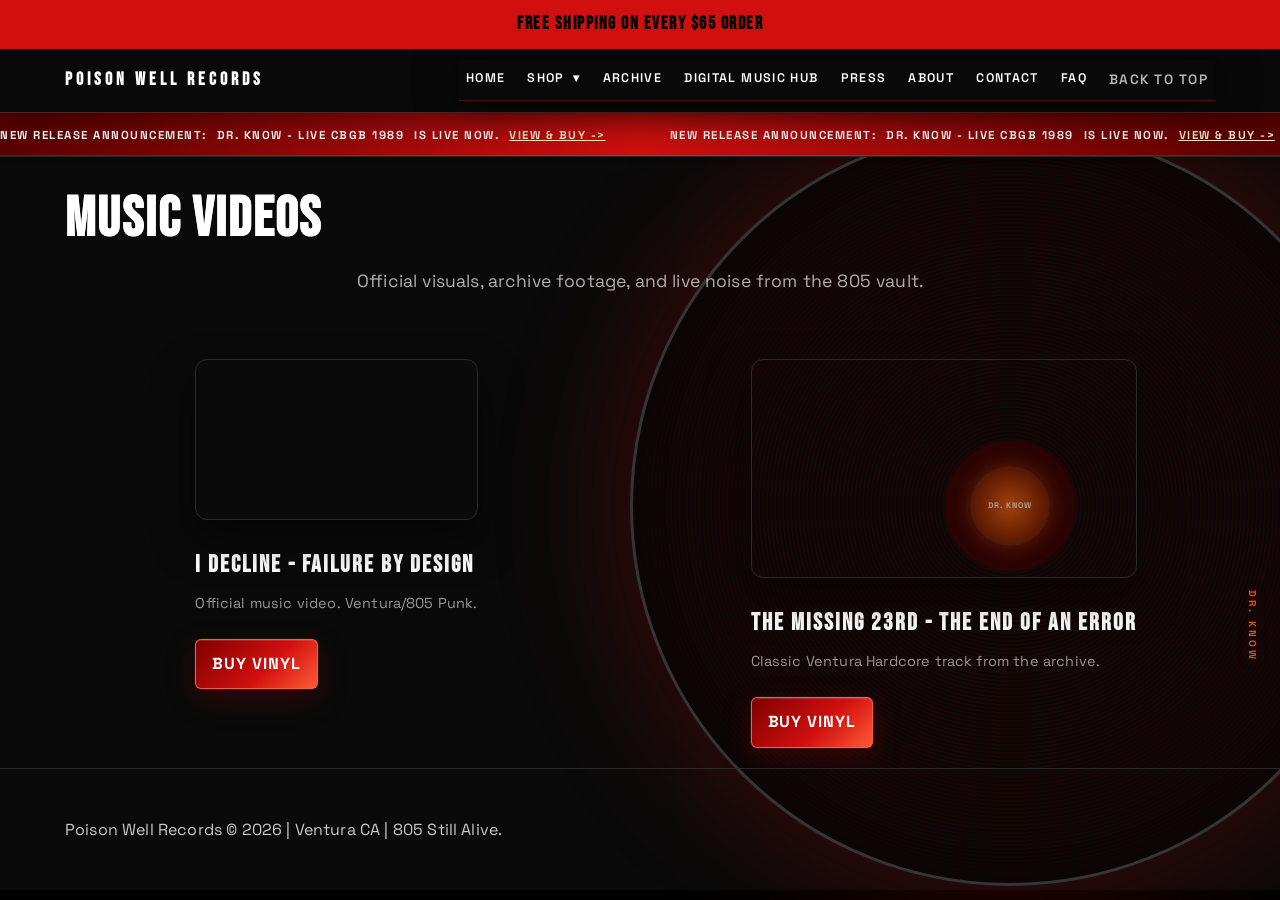
<file: music-videos.html>
<!DOCTYPE html>
<html lang="en">
<head>
  <meta charset="UTF-8" />
  <meta name="viewport" content="width=device-width, initial-scale=1.0" />
  <title>Music Videos | Poison Well Records</title>
  <meta name="description" content="Official music videos from Poison Well Records' roster. Archive footage and current releases." />
  <meta name="robots" content="noindex,nofollow" />
  <link rel="canonical" href="https://poisonwellrecords.com/music-videos" />
  <link rel="stylesheet" href="styles.css" />
</head>
<body id="top">
  <div class="promo-banner">Free Shipping on every $65 order</div>
  <header class="site-header">
    <div class="container nav">
      <a class="brand" href="index.html">Poison Well Records</a>
      <button class="nav-toggle" id="nav-toggle" aria-label="Toggle navigation" aria-expanded="false">
        <span class="hamburger"></span>
      </button>
      <nav class="nav-links" id="nav-links" aria-label="Main navigation">
                        <a href="index.html">Home</a>
        <div class="nav-dropdown">
          <a class="nav-main" href="ventura-punk-record-store-online.html">Shop</a>
          <div class="dropdown-content">
            <a href="ventura-punk-record-store-online.html#tab-vinyl">Buy Vinyl</a>
            <a href="rarities.html">Rarities</a>
          </div>
        </div>
        <a href="805-punk-bands.html">Archive</a>
        <a href="digital-music-hub.html">Digital Music Hub</a>
        <a href="press.html">Press</a>
        <a href="about-poison-well-records.html">About</a>
        <a href="contact-wholesale.html">Contact</a>
        <a href="faq.html">FAQ</a>
        <a href="#top" class="nav-back-to-top">Back to Top</a>
      </nav>
    </div>
  </header>
  
  <main>
    <section class="section">
      <div class="container">
        <h1 style="font-size: 3.5rem; text-transform: uppercase; font-weight: 900; letter-spacing: -2px; color: var(--accent); margin-bottom: 0;">Music Videos</h1>
        <p style="margin-bottom: 4rem; opacity: 0.7; font-size: 1.1rem;">Official visuals, archive footage, and live noise from the 805 vault.</p>
        
        <div class="grid grid-2" style="gap: 4rem;">
          
          <article class="video-card">
            <div class="video-wrapper" style="position:relative; padding-bottom:56.25%; height:0; overflow:hidden; border-radius:12px; border:1px solid var(--line); box-shadow: 0 20px 40px rgba(0,0,0,0.5); transition: transform 0.3s ease;">
              <iframe style="position:absolute; top:0; left:0; width:100%; height:100%;" src="https://www.youtube.com/embed/VfvTBcR_3qk" title="I Decline - Failure By Design" frameborder="0" allow="accelerometer; autoplay; clipboard-write; encrypted-media; gyroscope; picture-in-picture" allowfullscreen></iframe>
            </div>
            <div style="margin-top:2rem;">
              <h3 style="font-size: 1.5rem; margin-bottom: 0.5rem;">I Decline - Failure By Design</h3>
              <p style="opacity: 0.6; font-size: 0.9rem;">Official music video. Ventura/805 Punk.</p>
              <div style="margin-top: 1.5rem;">
                <a href="ventura-punk-record-store-online.html#tab-vinyl" class="btn primary small">BUY VINYL</a>
              </div>
            </div>
          </article>

          <article class="video-card">
            <div class="video-wrapper" style="position:relative; padding-bottom:56.25%; height:0; overflow:hidden; border-radius:12px; border:1px solid var(--line); box-shadow: 0 20px 40px rgba(0,0,0,0.5); transition: transform 0.3s ease;">
              <iframe style="position:absolute; top:0; left:0; width:100%; height:100%;" src="https://www.youtube.com/embed/-X8QGZ2dYqI" title="The Missing 23rd" frameborder="0" allow="accelerometer; autoplay; clipboard-write; encrypted-media; gyroscope; picture-in-picture" allowfullscreen></iframe>
            </div>
            <div style="margin-top:2rem;">
              <h3 style="font-size: 1.5rem; margin-bottom: 0.5rem;">The Missing 23rd - The End of an Error</h3>
              <p style="opacity: 0.6; font-size: 0.9rem;">Classic Ventura Hardcore track from the archive.</p>
              <div style="margin-top: 1.5rem;">
                <a href="ventura-punk-record-store-online.html#tab-vinyl" class="btn primary small">BUY VINYL</a>
              </div>
            </div>
          </article>

        </div>
      </div>
    </section>
  </main>

  <footer class="site-footer">
    <div class="container">
      <p>Poison Well Records &copy; 2026 | Ventura CA | 805 Still Alive.</p>
    </div>
  </footer>
  <script src="site.js" defer></script>
</body>
</html>
</file>
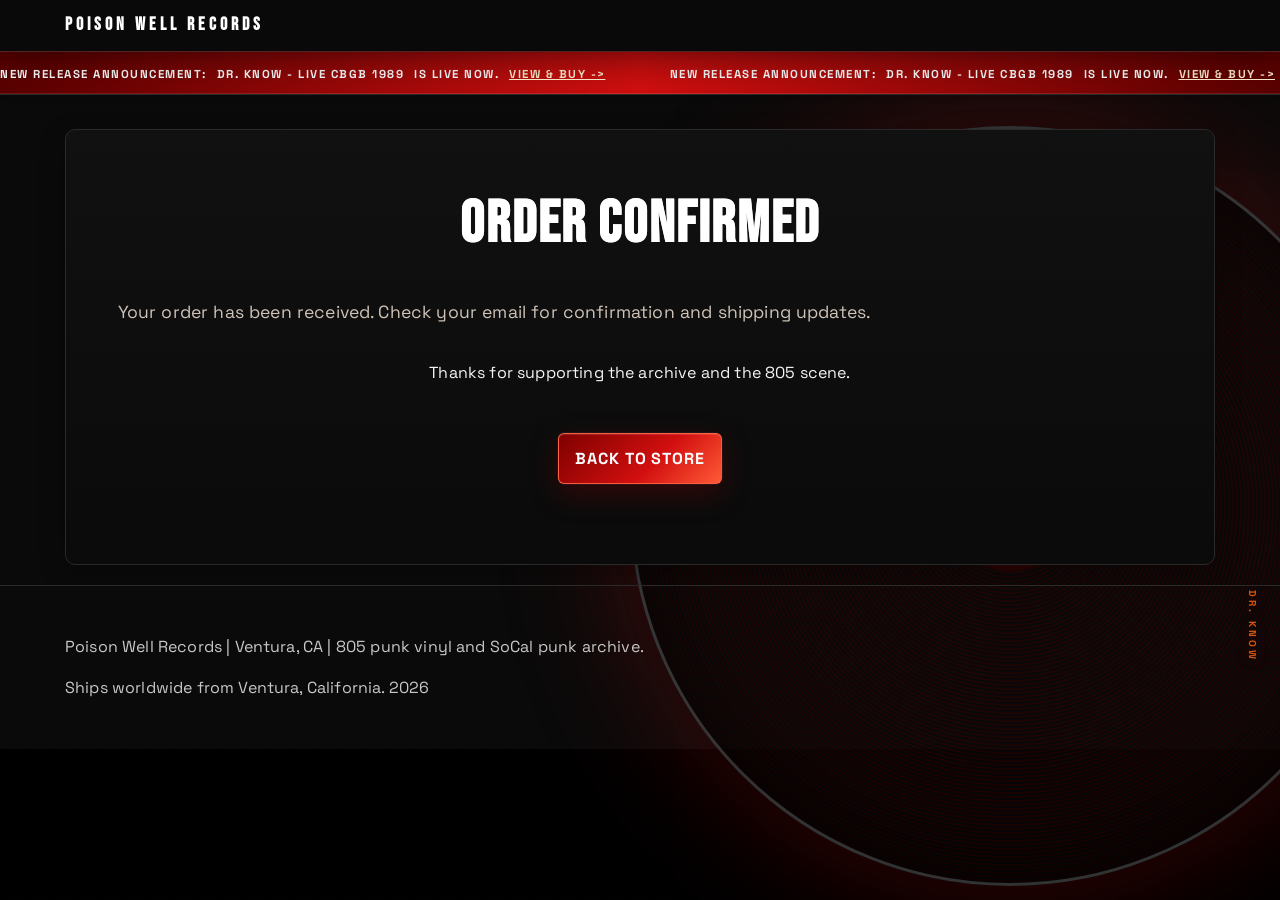
<file: order-confirmation.html>
<!DOCTYPE html>
<html lang="en">
<head>
  <meta charset="UTF-8" />
  <meta name="viewport" content="width=device-width, initial-scale=1.0" />
  <title>Order Confirmation | Poison Well Records</title>
  <meta name="description" content="Order confirmation page for Poison Well Records." />
  <meta name="robots" content="noindex,nofollow" />
  <link rel="canonical" href="https://poisonwellrecords.com/order-confirmation" />
  <link rel="stylesheet" href="styles.css" />
</head>
<body id="top">
  <header class="site-header">
    <div class="container nav">
      <a class="brand" href="index.html">Poison Well Records</a>
    </div>
  </header>

  <main>
    <section class="section">
      <div class="container">
        <div class="card" style="text-align:center; padding:4rem 2rem;">
          <h1>Order Confirmed</h1>
          <p class="lead">Your order has been received. Check your email for confirmation and shipping updates.</p>
          <p>Thanks for supporting the archive and the 805 scene.</p>
          <p style="margin-top:2rem;">
            <a href="ventura-punk-record-store-online.html" class="btn primary">Back to Store</a>
          </p>
        </div>
      </div>
    </section>
  </main>

  <footer class="site-footer">
    <div class="container">
      <p>Poison Well Records | Ventura, CA | 805 punk vinyl and SoCal punk archive.</p>
      <p>Ships worldwide from Ventura, California. <span data-current-year></span></p>
    </div>
  </footer>

  <script src="site.js" defer></script>
</body>
</html>
</file>
<file: styles.css>
@import url('https://fonts.googleapis.com/css2?family=Bebas+Neue&family=Space+Grotesk:wght@400;500;700&display=swap');

/* Homepage intro (single visible H1 for SEO/AEO) */
.home-intro {
  padding: 2rem 0 1.25rem;
  border-bottom: 1px solid var(--line);
}
.home-intro h1 {
  font-family: 'Bebas Neue', sans-serif;
  font-size: clamp(2rem, 5vw, 3rem);
  font-weight: 400;
  letter-spacing: 0.02em;
  margin: 0 0 0.65rem;
  line-height: 1.1;
}
.home-intro-lead {
  color: var(--muted);
  margin: 0;
  font-size: 1.05rem;
  line-height: 1.5;
  max-width: 42rem;
}
.home-intro-lead a {
  color: var(--accent-2);
  text-decoration: underline;
  text-underline-offset: 3px;
}
.home-intro-lead a:hover {
  color: var(--text);
}

:root {
  --bg: #1a0a00;
  --bg-alt: #2b1200;
  --text: #ffffff;
  --muted: #cccccc;
  --accent: #e85c0d;
  --accent-glow: rgba(232, 92, 13, 0.24);
  --accent-2: #f5a623;
  --line: #3b1e0b;
  --card: #2a1200;
  --success: #34d399;
}

/* --- STOREFRONT GRIDS --- */
.release-grid {
    display: grid;
    grid-template-columns: repeat(auto-fill, minmax(300px, 1fr));
    gap: 3rem;
    margin-top: 3rem;
    align-items: stretch;
}

.release-card {
    background: var(--card-bg);
    border: 1px solid var(--line);
    padding: 1.5rem;
    display: flex;
    flex-direction: column;
    height: 100%;
    max-width: 380px;
    margin: 0 auto;
    width: 100%;
    transition: all 0.4s cubic-bezier(0.165, 0.84, 0.44, 1);
    position: relative;
    overflow: hidden;
}

.release-card:hover {
    transform: translateY(-8px);
    border-color: var(--accent);
    box-shadow: 0 12px 40px rgba(0,0,0,0.4);
}

.release-cover {
    width: 100%;
    aspect-ratio: 1;
    margin-bottom: 1.5rem;
    overflow: hidden;
    background: #000;
    border: 1px solid rgba(255,255,255,0.05);
}

.release-cover-image {
    width: 100%;
    height: 100%;
    object-fit: cover;
    transition: transform 0.6s ease;
}

.release-card:hover .release-cover-image {
    transform: scale(1.05);
}

/* Show full-cover artwork when top text/logo must remain visible. */
.cover-show-full {
    object-fit: contain !important;
    object-position: center top;
    background: #000;
    padding: 0.3rem;
}

.release-card:hover .release-cover-image.cover-show-full {
    transform: none;
}

/* Featured Highlight Card (Special branding requested by user) */
.highlight-card {
    border: 2px solid #ffd700 !important; /* Gold border */
    box-shadow: 0 0 20px rgba(255, 215, 0, 0.15);
}

.highlight-card::before {
    content: "";
    display: none;
}

@keyframes pulseGold {
    0% { opacity: 1; }
    50% { opacity: 0.7; }
    100% { opacity: 1; }
}

/* Tab Transitions */
.tab-content {
    display: none;
    animation: fadeIn 0.5s ease forwards;
}

.tab-content.active {
    display: block;
}

@keyframes fadeIn {
    from { opacity: 0; transform: translateY(10px); }
    to { opacity: 1; transform: translateY(0); }
}

/* Store Tabs Controls */
.store-controls {
    display: flex;
    justify-content: center;
    gap: 1rem;
    margin: 2rem 0 4rem;
    flex-wrap: wrap;
}

.tab-btn {
    background: transparent;
    border: 1px solid var(--line);
    color: var(--text-dim);
    padding: 0.8rem 2rem;
    font-family: var(--font-display);
    font-size: 1.1rem;
    text-transform: uppercase;
    letter-spacing: 2px;
    cursor: pointer;
    transition: all 0.3s ease;
}

.tab-btn.active {
    background: var(--accent);
    color: #fff;
    border-color: var(--accent);
}

.tab-btn:hover:not(.active) {
    border-color: var(--text);
    color: var(--text);
}

/* Global Promo Banner */
.promo-banner {
  background: var(--accent);
  color: #000;
  text-align: center;
  padding: 0.65rem;
  font-family: 'Bebas Neue', sans-serif;
  font-size: 1.1rem;
  font-weight: 700;
  letter-spacing: 1.5px;
  position: relative;
  z-index: 1001;
  text-transform: uppercase;
}

/* Header Synonym for Consistency */
.site-header {
  position: sticky;
  top: 0;
  z-index: 1000;
  backdrop-filter: blur(12px);
  background: rgba(10, 10, 12, 0.95);
  border-bottom: 1px solid var(--line);
  box-shadow: 0 4px 30px rgba(0, 0, 0, 0.7);
  width: 100%;
}

* {
  box-sizing: border-box;
}

html,
body {
  margin: 0;
  padding: 0;
  background:
    radial-gradient(circle at 10% 10%, rgba(255, 77, 31, 0.15), transparent 35%),
    radial-gradient(circle at 85% 0%, rgba(240, 200, 8, 0.12), transparent 30%),
    linear-gradient(180deg, #0b0b0d, #111115);
  color: var(--text);
  font-family: 'Space Grotesk', 'Segoe UI', sans-serif;
  line-height: 1.6;
}

/* Fixed logo watermark background */
body::before {
  content: '';
  position: fixed;
  top: 50%;
  left: 50%;
  transform: translate(-50%, -50%);
  width: 60vmin;
  height: 60vmin;
  background-image: url('assets/pwr-logo-bird.png');
  background-size: contain;
  background-repeat: no-repeat;
  background-position: center;
  opacity: 0.2;
  pointer-events: none;
  z-index: -1;
  filter: brightness(1.35) contrast(1.08);
  mix-blend-mode: screen;
}

a {
  color: var(--accent-2);
  text-decoration: none;
}

a:hover {
  text-decoration: underline;
}

img {
  max-width: 100%;
  height: auto;
}

video,
iframe {
  display: block;
  max-width: 100%;
}

.container {
  width: min(1150px, 92%);
  margin: 0 auto;
}

.topbar {
  position: sticky;
  top: 0;
  z-index: 20;
  backdrop-filter: blur(10px);
  background: rgba(12, 12, 15, 0.92);
  border-bottom: 1px solid rgba(255, 77, 31, 0.06);
  box-shadow: 0 2px 18px rgba(0, 0, 0, 0.6);
}

.nav {
  display: flex;
  align-items: center;
  justify-content: space-between;
  gap: 1.25rem;
  padding: 0.85rem 0;
}

.brand {
  font-family: 'Bebas Neue', Impact, sans-serif;
  letter-spacing: 0.08em;
  color: var(--text);
  font-size: 1.5rem;
}

/* Neon header treatment (subtle) */
.topbar,
.site-header {
  backdrop-filter: blur(12px);
  background: rgba(10, 10, 12, 0.95);
  border-bottom: 1px solid var(--line);
  box-shadow: 0 4px 30px rgba(0, 0, 0, 0.7);
}

.brand {
  font-family: 'Bebas Neue', Impact, sans-serif;
  letter-spacing: 0.12em;
  color: var(--accent);
  font-size: 1.65rem;
  font-weight: 700;
  text-transform: uppercase;
}

.nav-links a {
  color: var(--text);
  transition: color 0.14s ease, text-shadow 0.14s ease;
  font-weight: 500;
  letter-spacing: 0.05em;
}

.nav-links a:hover,
.nav-links a:focus {
  color: var(--accent);
}

/* small neon accent on active nav main */
.nav-main {
  color: var(--text);
}

.nav-main:hover,
.nav-main:focus {
  color: var(--accent);
}

.nav-links {
  display: flex;
  flex-wrap: wrap;
  gap: 0.85rem;
}

/* Mobile Toggle */
.nav-toggle {
  display: none;
  background: transparent;
  border: none;
  width: 44px;
  height: 44px;
  padding: 10px;
  cursor: pointer;
  z-index: 100;
  position: relative;
}

.hamburger {
  display: block;
  width: 100%;
  height: 2px;
  background: var(--text);
  position: relative;
  transition: background 0.2s ease;
}

.hamburger::before,
.hamburger::after {
  content: '';
  position: absolute;
  width: 100%;
  height: 2px;
  background: var(--text);
  left: 0;
  transition: transform 0.2s ease, top 0.2s ease;
}

.hamburger::before {
  top: -8px;
}

.hamburger::after {
  top: 8px;
}

/* Hamburger Open State */
.nav-toggle[aria-expanded="true"] .hamburger {
  background: transparent;
}

.nav-toggle[aria-expanded="true"] .hamburger::before {
  transform: rotate(45deg);
  top: 0;
}

.nav-toggle[aria-expanded="true"] .hamburger::after {
  transform: rotate(-45deg);
  top: 0;
}

/* Mobile-First / Accessibility Improvements */
@media (max-width: 800px) {
  .nav-toggle {
    min-width: 48px;
    min-height: 44px;
    display: flex;
    align-items: center;
    justify-content: center;
  }
  
  .social-icon {
    width: 48px;
    height: 48px;
    padding: 10px;
    margin: 5px;
  }
  
  .footer-social-icons {
    gap: 15px;
    flex-wrap: wrap;
    justify-content: center;
  }

  .btn, .social-icon, .nav-links a {
    touch-action: manipulation;
  }
  
  .grid {
    gap: 2rem;
  }

  /* Ensure dropdown is easy to hit on mobile */
  .dropdown-content a {
    padding: 20px 24px;
    border-bottom: 1px solid rgba(255,255,255,0.1);
  }

  .nav-toggle {
    display: block;
  }

  .nav-links {
    position: fixed;
    top: 0;
    right: 0;
    width: 280px;
    height: 100vh;
    background: var(--bg-alt);
    flex-direction: column;
    padding: 80px 2rem 2rem;
    gap: 1.5rem;
    transform: translateX(100%);
    transition: transform 0.3s cubic-bezier(0.4, 0, 0.2, 1);
    z-index: 90;
    box-shadow: -10px 0 30px rgba(0, 0, 0, 0.5);
    border-left: 1px solid var(--line);
    flex-wrap: nowrap;
    visibility: hidden;
  }

  .nav-links.open {
    transform: translateX(0);
    visibility: visible;
  }

  .nav-links a {
    font-size: 1.2rem;
    width: 100%;
    padding: 0.5rem 0;
  }

  .nav-dropdown .dropdown-content {
    position: static;
    display: block;
    background: transparent;
    border: none;
    padding-left: 1.5rem;
    min-width: 0;
  }

  .nav-dropdown .nav-main::after {
    display: none;
  }
}

/* Header dropdown for Vinyl subcategories */
.nav-dropdown {
  position: relative;
  display: inline-block;
}

.nav-dropdown .nav-main {
  display: inline-block;
}

.nav-dropdown .dropdown-content {
  display: none;
  position: absolute;
  background: var(--card);
  min-width: 180px;
  border: 1px solid var(--line);
  padding: 0.25rem 0;
  z-index: 50;
  top: calc(100% + 6px);
  left: 0;
}

.nav-dropdown .dropdown-content a {
  display: block;
  padding: 0.45rem 0.9rem;
  color: var(--text);
  font-size: 0.95rem;
}

.nav-dropdown:hover .dropdown-content,
.nav-dropdown:focus-within .dropdown-content {
  display: block;
}

/* Eliminate the 6px gap to keep dropdown open when moving mouse to content */
.nav-dropdown .dropdown-content {
  top: 100%;
}

.nav-main::after {
  content: ' ▾';
  margin-left: 0.25rem;
}

.nav-links a {
  color: var(--text);
  font-size: 0.95rem;
  border: 1px solid transparent;
  padding: 0.28rem 0.5rem;
}

.nav-links a:hover {
  border-color: var(--line);
  text-decoration: none;
}

.nav-back-to-top {
  color: var(--accent) !important;
  font-size: 0.85rem !important;
  opacity: 0.7;
}

.nav-back-to-top:hover {
  opacity: 1;
}

/* Vinyl container grid layout */
.vinyl-container {
  display: grid;
  grid-template-columns: repeat(4, 1fr);
  gap: 1.5rem;
}

@media (max-width: 1000px) {
  .vinyl-container {
    grid-template-columns: repeat(3, 1fr);
  }
}

@media (max-width: 700px) {
  .vinyl-container {
    grid-template-columns: repeat(2, 1fr);
  }
}

@media (max-width: 450px) {
  .vinyl-container {
    grid-template-columns: 1fr;
  }
}

/* Hub & Archive Layouts */
.hub-grid, .release-grid {
  display: grid;
  gap: 2rem;
  grid-template-columns: repeat(auto-fit, minmax(320px, 1fr));
  margin-top: 2rem;
}

.hub-card, .release-card {
  background: var(--card);
  border: 1px solid var(--line);
  padding: 1.5rem;
  display: flex;
  flex-direction: column;
  transition: transform 0.2s ease, box-shadow 0.2s ease;
}

.hub-card:hover, .release-card:hover {
  transform: translateY(-4px);
  box-shadow: 0 8px 24px rgba(0,0,0,0.4);
}

.platform-icons, .community-icons {
  display: flex;
  flex-wrap: wrap;
  justify-content: center;
  gap: 1.25rem;
  margin: 1.5rem 0;
  padding: 1rem 0;
  border-top: 1px solid rgba(255,255,255,0.05);
}

.platform-icon {
  width: 28px;
  height: 28px;
  fill: var(--text);
  transition: fill 0.2s, transform 0.2s;
  opacity: 0.8;
}

.platform-icon:hover {
  fill: var(--accent);
  transform: scale(1.1);
  opacity: 1;
}

.archive-hub-title {
  font-family: 'Bebas Neue', sans-serif;
  font-size: 1.1rem;
  color: var(--muted);
  text-transform: uppercase;
  letter-spacing: 1px;
  margin-top: 1.5rem;
  text-align: center;
}

.purchase-grid {
  display: grid;
  grid-template-columns: 1fr 1fr;
  gap: 0.75rem;
  margin-top: auto;
}

.release-meta {
  font-size: 0.85rem;
  color: var(--muted);
  margin-bottom: 1rem;
  font-style: italic;
}

.hero {
  padding: 5rem 0 3rem;
}

.logo-mark {
  width: min(380px, 85vw);
  display: block;
  margin: 0 auto 1.25rem;
  border: 1px solid var(--line);
  background: #08090d;
}

h1,
h2,
h3 {
  line-height: 1.2;
  margin: 0 0 0.75rem;
}

h1 {
  font-family: 'Bebas Neue', Impact, sans-serif;
  font-size: clamp(2.3rem, 5vw, 4rem);
  letter-spacing: 0.03em;
}

h2 {
  font-family: 'Bebas Neue', Impact, sans-serif;
  font-size: clamp(1.8rem, 3vw, 2.6rem);
  letter-spacing: 0.04em;
}

/* Make headings use the logo neon accent color */
h1,
h2,
h3 {
  color: var(--accent);
}

.section {
  padding: 3rem 0;
  border-top: 1px solid var(--line);
}

.lead {
  font-size: 1.1rem;
  color: #e7e7ea;
  max-width: 900px;
}

.muted {
  color: var(--muted);
}

.btn-row {
  display: flex;
  flex-wrap: wrap;
  gap: 0.75rem;
  margin-top: 1.1rem;
}

.btn {
  display: inline-block;
  border: 1px solid var(--line);
  padding: 0.72rem 1rem;
  color: var(--text);
  background: linear-gradient(90deg, #1a1a1f, #121216);
  font-weight: 700;
  text-align: center;
}

.btn.primary {
  background: linear-gradient(90deg, #ff4d1f, #ff7a1f);
  color: #111;
  border-color: transparent;
}

.btn.alt {
  background: linear-gradient(90deg, #f0c808, #ffd84d);
  color: #111;
  border-color: transparent;
}

.grid {
  display: grid;
  gap: 1.5rem;
  width: 100%;
}

.grid-2 {
  grid-template-columns: repeat(auto-fit, minmax(300px, 1fr));
}

.grid-3 {
  grid-template-columns: repeat(auto-fit, minmax(280px, 1fr));
}

.grid-4 {
  grid-template-columns: repeat(auto-fit, minmax(240px, 1fr));
}

.card {
  background: linear-gradient(180deg, rgba(255, 255, 255, 0.03), transparent), var(--card);
  border: 1px solid var(--line);
  padding: 1.5rem;
  display: flex;
  flex-direction: column;
  height: 100%;
}

.buy-btn, button[onclick*="goToCheckout"] {
  margin-top: auto;
}

.card h3 {
  font-size: 1.1rem;
  font-family: 'Space Grotesk', sans-serif;
  margin-bottom: 0.4rem;
}

.product-image {
  width: 100%;
  aspect-ratio: 1 / 1;
  object-fit: cover;
  border: 1px solid var(--line);
  margin-bottom: 0.75rem;
  background: #0b0b0f;
}

/* Subtle hover glow and lift for product covers */
.product-image {
  transition: transform 220ms cubic-bezier(.2, .9, .3, 1), box-shadow 220ms ease;
}

.product-image:hover {
  transform: translateY(-6px) scale(1.02);
  box-shadow: 0 10px 30px rgba(0, 0, 0, 0.6), 0 0 18px var(--accent-glow);
  cursor: pointer;
}

/* Release Grid */
.release-grid {
  display: grid;
  grid-template-columns: repeat(auto-fit, minmax(280px, 1fr));
  gap: 2rem;
  width: 100%;
  margin-top: 2rem;
}

.release-card {
  background: var(--card);
  border: 1px solid var(--line);
  padding: 1rem;
  display: flex;
  flex-direction: column;
  transition: transform 0.3s ease, border-color 0.3s ease;
}

.release-card:hover {
  transform: translateY(-5px);
  border-color: var(--accent);
}

.release-cover {
  width: 100%;
  aspect-ratio: 1/1;
  margin-bottom: 1rem;
  overflow: hidden;
  background: #000;
}

.release-cover-image {
  width: 100%;
  height: 100%;
  object-fit: cover;
}

.highlight-card {
  border: 2px solid #ffd700;
  box-shadow: 0 0 20px rgba(255, 215, 0, 0.2);
  position: relative;
}

.highlight-card .card-badge {
  position: absolute;
  top: 8px;
  left: 50%;
  transform: translateX(-50%);
  background: #ffd700;
  color: #000;
  padding: 4px 12px;
  font-weight: 900;
  font-size: 0.75rem;
  border-radius: 20px;
  z-index: 5;
  text-transform: uppercase;
}

/* Shop Controls & Tabs */
.store-controls {
  display: flex;
  justify-content: space-between;
  align-items: center;
  flex-wrap: wrap;
  gap: 1.5rem;
  margin-bottom: 3rem;
  background: rgba(255, 255, 255, 0.02);
  padding: 2rem;
  border: 1px solid var(--line);
}

.tabs {
  display: flex;
  gap: 0.5rem;
}

.tab-btn, .store-tab {
  background: transparent;
  border: 1px solid var(--line);
  color: var(--text);
  padding: 0.75rem 1.5rem;
  font-family: 'Bebas Neue', sans-serif;
  font-size: 1.1rem;
  letter-spacing: 1px;
  cursor: pointer;
  transition: all 0.2s ease;
}

.tab-btn:hover, .store-tab:hover {
  border-color: var(--accent);
  color: var(--accent);
}

.tab-btn.active, .store-tab.active {
  background: var(--accent);
  color: #000;
  border-color: var(--accent);
}

.tab-content {
  display: none;
  animation: fadeIn 0.4s ease forwards;
}

.tab-content.active {
  display: block;
}

@keyframes fadeIn {
  from { opacity: 0; transform: translateY(10px); }
  to { opacity: 1; transform: translateY(0); }
}

.vinyl-container {
  display: grid;
  grid-template-columns: repeat(auto-fit, minmax(280px, 1fr));
  gap: 2.5rem;
}

.search-wrap {
  position: relative;
  flex: 1;
  min-width: 280px;
}

.search-wrap input {
  width: 100%;
  padding: 0.8rem 1rem 0.8rem 2.8rem;
  background: var(--bg);
  border: 1px solid var(--accent);
  color: var(--text);
  border-radius: 4px;
  font-family: inherit;
  transition: all 0.3s ease;
}

.search-wrap input:focus {
  outline: none;
  box-shadow: 0 0 10px var(--accent);
}

.search-icon {
  position: absolute;
  left: 10px;
  top: 50%;
  transform: translateY(-50%);
  width: 18px;
  height: 18px;
  color: var(--accent);
}

/* Badges & Stock Status */
.product-card {
  position: relative;
  transition: transform 0.3s cubic-bezier(0.175, 0.885, 0.32, 1.275);
}

.product-card:hover {
  transform: translateY(-10px);
}

.badge {
  position: absolute;
  top: 10px;
  right: 10px;
  padding: 4px 10px;
  font-size: 0.75rem;
  font-weight: bold;
  text-transform: uppercase;
  border-radius: 2px;
  z-index: 10;
  box-shadow: 0 2px 10px rgba(0,0,0,0.5);
}

.badge.urgency { background: #ff0000; color: #fff; animation: pulseRed 2s infinite; }
.badge.top-seller { background: var(--accent); color: #000; }
.badge.collector { background: linear-gradient(135deg, #f5a623, #ffcf66); color: #111; }
.badge.rarity { background: linear-gradient(135deg, #7a1208, #d10f0f); color: #fff; }

@keyframes pulseRed {
  0% { transform: scale(1); box-shadow: 0 0 0 0 rgba(255,0,0,0.7); }
  70% { transform: scale(1.05); box-shadow: 0 0 0 10px rgba(255,0,0,0); }
  100% { transform: scale(1); box-shadow: 0 0 0 0 rgba(255,0,0,0); }
}

.price-row {
  display: flex;
  justify-content: space-between;
  align-items: center;
  flex-wrap: wrap;
  gap: 0.5rem 0.75rem;
  margin: 1rem 0;
}

.stock-status {
  font-size: 0.85rem;
  color: #00ff00;
}

.stock-status.low {
  color: #ff9900;
  font-weight: bold;
}

.trust-grid {
  display: grid;
  grid-template-columns: repeat(auto-fit, minmax(200px, 1fr));
  gap: 2rem;
  margin: 3rem 0;
  border-top: 1px solid rgba(255,255,255,0.1);
  padding-top: 3rem;
}

.trust-item h4 {
  margin: 1rem 0 0.5rem;
  font-family: 'Bebas Neue', sans-serif;
  letter-spacing: 1px;
}

.trust-item p {
  font-size: 0.9rem;
  opacity: 0.7;
}

.trust-item .trust-icon {
  color: var(--accent);
  margin: 0 auto;
}

/* Lightbox styles for cover preview */
.lightbox-backdrop {
  position: fixed;
  inset: 0;
  display: none;
  place-items: center;
  background: rgba(2, 2, 2, 0.95);
  z-index: 1200;
  opacity: 0;
  pointer-events: none;
  transition: opacity 200ms ease;
  visibility: hidden;
}

.lightbox-backdrop.open {
  display: grid;
  opacity: 1;
  pointer-events: auto;
  visibility: visible;
}

.lightbox-inner {
  max-width: min(92vw, 1100px);
  max-height: 92vh;
  display: flex;
  flex-direction: column;
  gap: 0.6rem;
  align-items: center;
}

.lightbox-inner img {
  width: auto;
  max-width: 100%;
  max-height: 78vh;
  border: 1px solid var(--line);
}

.lightbox-caption {
  color: var(--muted);
  font-size: 0.95rem;
  text-align: center;
}

.lightbox-close {
  position: absolute;
  top: 14px;
  right: 16px;
  background: transparent;
  color: var(--text);
  border: none;
  font-size: 1.1rem;
}

/* Zoom animation for lightbox inner */
.lightbox-inner {
  transform: translateY(6px) scale(0.98);
  transition: transform 220ms cubic-bezier(.2, .9, .3, 1);
}

.lightbox-backdrop.open .lightbox-inner {
  transform: translateY(0) scale(1);
}

/* Navigation arrows in lightbox */
.lightbox-nav {
  position: absolute;
  top: 50%;
  transform: translateY(-50%);
  z-index: 1210;
  display: flex;
  gap: 12px;
}

.lightbox-nav button {
  background: rgba(0, 0, 0, 0.45);
  border: 1px solid rgba(255, 255, 255, 0.06);
  color: #fff;
  padding: 0.6rem 0.72rem;
  cursor: pointer;
  font-size: 1.05rem;
}

.lightbox-nav-left {
  left: 12px;
}

.lightbox-nav-right {
  right: 12px;
}

@media (max-width: 700px) {
  .lightbox-nav button {
    padding: 0.45rem 0.55rem;
    font-size: 0.95rem;
  }
}

.price {
  display: inline-block;
  margin-top: 0.6rem;
  color: var(--success);
  font-weight: 700;
}

.tags {
  display: flex;
  flex-wrap: wrap;
  gap: 0.45rem;
  margin-top: 0.65rem;
}

.tag {
  border: 1px solid #3a3a40;
  font-size: 0.82rem;
  color: #dadbe0;
  padding: 0.2rem 0.45rem;
}

.table-wrap {
  overflow-x: auto;
}

table {
  width: 100%;
  border-collapse: collapse;
  background: var(--card);
  border: 1px solid #442200;
  margin: 1.5rem 0;
}

th,
td {
  border: 1px solid #442200;
  text-align: left;
  padding: 1rem;
}

th {
  color: #fff;
  background: #110800;
  text-transform: uppercase;
  letter-spacing: 1px;
}

.form {
  display: grid;
  gap: 0.8rem;
  max-width: 680px;
}

input,
select,
textarea {
  width: 100%;
  border: 1px solid var(--line);
  background: #111217;
  color: var(--text);
  padding: 0.7rem;
  font: inherit;
}

textarea {
  min-height: 140px;
}

.video-embed {
  aspect-ratio: 16 / 9;
  width: 100%;
  border: 1px solid var(--line);
}

.stream-icon.deezer { color: #fe4d52; }
.stream-icon.deezer:hover { color: #ea3f44; }

.buy-note {
  font-size: 0.9rem;
  color: var(--muted);
  margin-top: 1rem;
  line-height: 1.6;
}



@media (max-width: 700px) {
  .topbar {
    position: static;
  }

  .nav {
    align-items: flex-start;
    flex-direction: column;
  }

  .hero {
    padding-top: 3.7rem;
  }
}

/* Header alert bar (scrolling) */
.header-alert {
  background: linear-gradient(90deg, rgba(255, 77, 31, 0.12), rgba(255, 77, 31, 0.06));
  border-top: 2px solid rgba(255, 77, 31, 0.14);
  border-bottom: 1px solid rgba(255, 77, 31, 0.06);
  color: #fff;
  padding: 0.4rem 0;
  overflow: hidden;
}

.header-alert .marquee {
  display: block;
  white-space: nowrap;
  will-change: transform;
  animation: marquee 18s linear infinite;
  font-weight: 700;
  color: #fff;
}

.header-alert .marquee a {
  color: #fff;
  text-decoration: underline;
}

.header-alert:hover .marquee {
  animation-play-state: paused;
}

@keyframes marquee {
  0% {
    transform: translateX(100%);
  }

  100% {
    transform: translateX(-100%);
  }
}

/* Keep glow subtle on small screens */
@media (max-width: 700px) {
  .header-alert .marquee {
    font-size: 0.95rem;
  }
}

/* Store Tabs */
.store-tabs-section {
  padding: 1.5rem 0;
  border-top: 1px solid var(--line);
}

.store-tabs {
  display: flex;
  flex-wrap: wrap;
  gap: 0.5rem;
  margin-bottom: 1rem;
}

.store-tab {
  background: linear-gradient(180deg, rgba(255, 255, 255, 0.03), transparent), var(--card);
  border: 1px solid var(--line);
  color: var(--text);
  padding: 0.65rem 1.25rem;
  font-family: 'Space Grotesk', sans-serif;
  font-size: 0.95rem;
  font-weight: 500;
  cursor: pointer;
  transition: all 0.2s ease;
}

.store-tab:hover {
  border-color: var(--accent);
  background: linear-gradient(180deg, rgba(255, 77, 31, 0.1), transparent), var(--card);
}

.store-tab.active {
  background: linear-gradient(90deg, #ff4d1f, #ff7a1f);
  color: #111;
  border-color: transparent;
  font-weight: 700;
}

.tab-footnote {
  color: var(--muted);
  font-size: 0.9rem;
  margin: 0;
  font-style: italic;
}

.tab-content {
  display: none;
}

.tab-content.active {
  display: block;
}

.product-placeholder {
  width: 100%;
  aspect-ratio: 1 / 1;
  background: linear-gradient(135deg, #1a1a1f 0%, #0f0f12 100%);
  border: 1px dashed var(--line);
  margin-bottom: 0.75rem;
  display: flex;
  align-items: center;
  justify-content: center;
}

.digital-band-card {
  text-align: center;
  padding: 1.5rem 1rem;
}

.digital-band-card h3 {
  color: var(--accent-2);
  margin-bottom: 0.5rem;
}

.digital-band-card p {
  color: var(--muted);
  font-size: 0.85rem;
  margin: 0;
}

@media (max-width: 700px) {
  .store-tabs {
    gap: 0.35rem;
  }

  .store-tab {
    padding: 0.5rem 0.85rem;
    font-size: 0.85rem;
  }

  .tabs {
    gap: 0.5rem;
  }

  .nav-dropdown .dropdown-content {
    position: static;
    border: none;
    box-shadow: none;
  }
}

.site-header {
  position: sticky;
  top: 0;
  z-index: 20;
  background: rgba(12, 12, 15, 0.92);
  border-bottom: 1px solid rgba(255, 77, 31, 0.06);
  box-shadow: 0 2px 12px rgba(0, 0, 0, 0.5);
}

.site-header .container {
  display: flex;
  align-items: center;
  justify-content: space-between;
  padding: 0.65rem 0;
}

.site-header .logo {
  font-family: 'Bebas Neue', Impact, sans-serif;
  color: var(--accent);
  font-size: 1.35rem;
  letter-spacing: 0.06em;
}

.main-nav {
  display: flex;
  gap: 0.85rem;
  align-items: center;
}

.main-nav a {
  color: var(--text);
  padding: 0.28rem 0.5rem;
  border: 1px solid transparent;
  font-size: 0.95rem;
  text-transform: uppercase;
  letter-spacing: 1px;
}

.main-nav a:hover {
  color: var(--accent);
  border-color: var(--line);
}

.hero-actions {
  margin-top: 1rem;
}

.btn-primary {
  display: inline-block;
  padding: 0.72rem 1rem;
  font-weight: 700;
  color: #111;
  background: linear-gradient(90deg, #ff4d1f, #ff7a1f);
  border: none;
  text-decoration: none;
}

.hero-tagline {
  color: var(--muted);
  margin-top: 0.6rem;
}

.release-grid {
  display: grid;
  gap: 3rem 2rem;
  grid-template-columns: repeat(auto-fit, minmax(280px, 1fr));
}

.release-card {
  background: linear-gradient(180deg, rgba(255, 255, 255, 0.02), transparent), var(--card);
  border: 1px solid var(--line);
  padding: 1.5rem;
  text-align: center;
  display: flex;
  flex-direction: column;
  align-items: center;
  justify-content: space-between;
}

.community-links {
  display: flex;
  flex-wrap: wrap;
  justify-content: center;
  gap: 0.65rem;
  margin-top: 1.25rem;
  padding-top: 1rem;
  border-top: 1px dashed var(--line);
  width: 100%;
}

.community-link {
  font-size: 0.8rem;
  color: var(--muted);
  text-decoration: none;
  transition: all 0.2s;
  display: flex;
  align-items: center;
  gap: 0.35rem;
  padding: 0.2rem 0.5rem;
  background: rgba(255,255,255,0.03);
  border: 1px solid transparent;
}

.community-link:hover {
  color: var(--accent);
  background: rgba(255,255,255,0.05);
  border-color: rgba(232, 92, 13, 0.3);
  text-decoration: none;
}

.community-link svg {
  width: 14px;
  height: 14px;
  fill: currentColor;
}

.release-cover {
  width: 100%;
  aspect-ratio: 1 / 1;
  background: #08090d;
  border: 1px solid var(--line);
  margin-bottom: 1rem;
  margin-left: auto;
  margin-right: auto;
}

.release-hook {
  color: var(--muted);
  font-size: 0.95rem;
  margin-bottom: 0.45rem;
}

.artist-grid {
  display: grid;
  gap: 1rem;
  grid-template-columns: repeat(auto-fit, minmax(220px, 1fr));
}

.artist-card {
  background: var(--card);
  border: 1px solid var(--line);
  padding: 0.9rem;
}

.artist-links a {
  color: var(--accent-2);
}

.shows-list {
  display: grid;
  gap: 0.9rem;
}

.show-item {
  background: var(--card);
  border: 1px solid var(--line);
  padding: 0.9rem;
}

.store-info {
  padding-top: 1.2rem;
}/* Rarity image scaling */
#tab-rarities .product-image {
  max-width: 260px;
  max-height: 260px;
  margin: 0 auto 1.5rem;
  display: block;
}

.newsletter-form {
  display: flex;
  gap: 0.6rem;
  max-width: 520px;
  margin-top: 0.6rem;
}

.newsletter-form input {
  flex: 1;
}

.site-footer {
  border-top: 1px solid var(--line);
  padding: 2rem 0;
  color: var(--muted);
}

.footer-social a {
  color: var(--text);
  margin-right: 0.45rem;
}

@media (max-width:700px) {
  .main-nav {
    flex-wrap: wrap;
    gap: 0.6rem;
  }

  .newsletter-form {
    flex-direction: column;
  }
}

/* Additional responsive spacing and typography tweaks */
section {
  padding-top: 2.4rem;
  padding-bottom: 2.4rem;
}

.container {
  padding-left: 0;
  padding-right: 0;
}

h2 {
  margin-bottom: 0.6rem;
}

.release-card h3,
.artist-card h3 {
  color: var(--accent-2);
  margin-bottom: 0.4rem;
}

@media (max-width: 900px) {
  h1 {
    font-size: clamp(1.9rem, 6vw, 2.8rem);
  }

  .hero {
    padding: 3.2rem 0;
  }
}

/* Premium global refresh: palette, nav, hero, headings, alert, vinyl */
:root {
  --bg: #1a0a00;
  --bg-alt: #2a1200;
  --text: #ffffff;
  --muted: #cccccc;
  --accent: #e85c0d;
  --accent-glow: rgba(232, 92, 13, 0.24);
  --accent-2: #f5a623;
  --line: #3b1e0b;
  --card: #2a1200;
}

html,
body {
  background:
    radial-gradient(ellipse at 20% 18%, rgba(232, 92, 13, 0.11), transparent 52%),
    radial-gradient(ellipse at 86% 8%, rgba(245, 166, 35, 0.08), transparent 38%),
    linear-gradient(180deg, #1a0a00 0%, #140800 52%, #1a0a00 100%);
  color: var(--text);
}

body::before {
  z-index: -2;
  opacity: 0.035;
}

main,
footer,
.footer,
.site-footer,
.section,
.hero,
.container {
  position: relative;
  z-index: 2;
}

/* Premium glass nav */
.topbar,
.site-header,
nav,
header {
  background: rgba(10, 10, 10, 0.92) !important;
  backdrop-filter: blur(12px);
  -webkit-backdrop-filter: blur(12px);
  border-bottom: 1px solid rgba(232, 92, 13, 0.2);
  box-shadow: 0 2px 40px rgba(0, 0, 0, 0.6);
  position: sticky;
  top: 0;
  z-index: 1000;
  transition: all 0.3s ease;
}

/* Logo upgrade */
.site-logo,
.brand-name,
.brand,
.logo,
a[href="/"] {
  font-size: 1.1rem;
  letter-spacing: 4px;
  font-weight: 900;
  text-transform: uppercase;
  color: #ffffff !important;
}

/* Nav links */
nav a,
.nav-links a,
.main-nav a {
  font-size: 0.75rem;
  letter-spacing: 2px;
  text-transform: uppercase;
  font-weight: 600;
  color: #cccccc !important;
  transition: color 0.2s ease, text-shadow 0.2s ease, border-color 0.2s ease;
  padding: 8px 14px;
}

nav a:hover,
nav a[aria-current="page"],
.nav-links a:hover,
.nav-links a[aria-current="page"],
.main-nav a:hover,
.main-nav a[aria-current="page"] {
  color: #e85c0d !important;
  text-decoration: none;
}

/* Alert bar marquee */
.alert-bar {
  background: linear-gradient(90deg, #8b2500, #e85c0d, #8b2500);
  overflow: hidden;
  white-space: nowrap;
  padding: 8px 0;
  border-bottom: 1px solid rgba(255, 255, 255, 0.1);
  position: relative;
  z-index: 999;
}

.alert-bar .alert-marquee {
  display: inline-flex;
  width: max-content;
  animation: pwr-marquee 22s linear infinite;
  font-size: 0.72rem;
  letter-spacing: 1.5px;
  font-weight: 700;
  text-transform: uppercase;
  color: #fff;
  gap: 0;
  padding-left: 0;
}

.alert-bar .alert-marquee span {
  display: inline-flex;
  align-items: center;
  gap: 10px;
  padding-right: 4rem;
}

.alert-bar .alert-marquee a {
  color: #fff1d0;
  text-decoration: underline;
}

/* Backward compatibility with old header-alert class */
.header-alert {
  background: transparent;
  border: 0;
  padding: 0;
}

.header-alert .container {
  width: 100%;
  margin: 0;
}

.header-alert .marquee {
  display: inline-flex;
  white-space: nowrap;
  animation: none;
  font-weight: inherit;
  color: inherit;
}

@keyframes pwr-marquee {
  0% {
    transform: translateX(0);
  }

  100% {
    transform: translateX(-50%);
  }
}

/* Hero wrapper */
.hero,
section:first-of-type,
[class*="hero"] {
  min-height: 85vh;
  display: flex;
  flex-direction: column;
  justify-content: center;
  padding: 100px 80px;
  position: relative;
  overflow: hidden;
  background:
    radial-gradient(ellipse at 20% 50%, rgba(232, 92, 13, 0.08) 0%, transparent 60%),
    linear-gradient(180deg, #1a0a00 0%, #2a1200 50%, #1a0a00 100%);
}

/* Grain texture overlay */
.hero::before {
  content: '';
  position: absolute;
  inset: 0;
  background-image: url("data:image/svg+xml,%3Csvg viewBox='0 0 200 200' xmlns='http://www.w3.org/2000/svg'%3E%3Cfilter id='noise'%3E%3CfeTurbulence type='fractalNoise' baseFrequency='0.9' numOctaves='4' stitchTiles='stitch'/%3E%3C/filter%3E%3Crect width='100%25' height='100%25' filter='url(%23noise)' opacity='0.04'/%3E%3C/svg%3E");
  background-repeat: repeat;
  background-size: 150px;
  opacity: 0.3;
  pointer-events: none;
  z-index: 1;
}

/* Main H1 */
.hero h1,
h1.site-title,
h1 {
  font-size: clamp(3rem, 8vw, 7rem);
  font-weight: 900;
  letter-spacing: 6px;
  text-transform: uppercase;
  color: #e85c0d;
  line-height: 1;
  text-shadow:
    0 0 80px rgba(232, 92, 13, 0.3),
    4px 4px 0 rgba(0, 0, 0, 0.8);
  position: relative;
  z-index: 2;
  margin-bottom: 24px;
}

/* Hero sub-tagline */
.hero p,
.hero .tagline,
.hero .lead {
  font-size: clamp(0.95rem, 2vw, 1.15rem);
  color: #cccccc;
  max-width: 560px;
  line-height: 1.7;
  letter-spacing: 0.5px;
  position: relative;
  z-index: 2;
  margin-bottom: 36px;
}

/* CTA Button */
.hero a.btn,
.hero a[href*="releases"],
a.cta-btn,
.hero .btn-primary {
  display: inline-block;
  padding: 16px 44px;
  background: linear-gradient(135deg, #e85c0d, #cc3d00);
  color: #fff !important;
  font-size: 0.8rem;
  font-weight: 800;
  letter-spacing: 3px;
  text-transform: uppercase;
  border: none;
  border-radius: 2px;
  cursor: pointer;
  transition: all 0.25s ease;
  box-shadow:
    0 8px 30px rgba(232, 92, 13, 0.35),
    inset 0 1px 0 rgba(255, 255, 255, 0.15);
  position: relative;
  z-index: 2;
  text-decoration: none;
}

.hero a.btn:hover,
.hero .btn-primary:hover {
  transform: translateY(-3px);
  box-shadow: 0 14px 40px rgba(232, 92, 13, 0.55);
  background: linear-gradient(135deg, #ff6b1a, #e85c0d);
}

/* Section headings */
h2 {
  font-size: clamp(1.6rem, 4vw, 2.8rem);
  font-weight: 900;
  letter-spacing: 4px;
  text-transform: uppercase;
  color: #e85c0d;
}

/* Vinyl spinner layer */
.vinyl-bg-spinner {
  --label-color: #e85c0d;
  position: fixed;
  right: -80px;
  top: 10vh;
  width: 520px;
  height: 520px;
  border-radius: 50%;
  background:
    radial-gradient(circle at 50% 50%, #1a1a1a 0%, #1a1a1a 12%, transparent 12.5%),
    repeating-radial-gradient(circle at 50% 50%, #111 0, #111 2px, #222 2px, #222 4px);
  border: 3px solid #333;
  box-shadow:
    0 0 60px rgba(232, 92, 13, 0.15),
    inset 0 0 80px rgba(0, 0, 0, 0.8);
  animation: vinylSpin 12s linear infinite;
  z-index: 0;
  pointer-events: none;
  opacity: 0.13;
  transition: opacity 0.4s ease;
}

.vinyl-bg-spinner::after {
  content: '';
  position: absolute;
  top: 50%;
  left: 50%;
  transform: translate(-50%, -50%);
  width: 80px;
  height: 80px;
  border-radius: 50%;
  background: radial-gradient(circle, var(--label-color) 0%, #8b2500 60%, #1a1a1a 100%);
  box-shadow: 0 0 20px rgba(232, 92, 13, 0.5);
}

.vinyl-bg-spinner::before {
  content: attr(data-band);
  position: absolute;
  top: 50%;
  left: 50%;
  transform: translate(-50%, -50%);
  width: 56px;
  text-align: center;
  font-size: 8px;
  line-height: 1.2;
  letter-spacing: 1px;
  font-weight: 900;
  color: rgba(255, 255, 255, 0.85);
  text-transform: uppercase;
  z-index: 1;
}

.vinyl-band-label {
  position: fixed;
  right: 20px;
  top: calc(10vh + 500px);
  font-size: 10px;
  font-weight: 900;
  letter-spacing: 3px;
  text-transform: uppercase;
  opacity: 0.4;
  color: #e85c0d;
  pointer-events: none;
  z-index: 1;
  writing-mode: vertical-rl;
}

body.vinyl-scrolling .vinyl-bg-spinner {
  opacity: 0.22;
}

@keyframes vinylSpin {
  from {
    transform: rotate(0deg);
  }

  to {
    transform: rotate(360deg);
  }
}

@media (max-width: 980px) {
  .vinyl-bg-spinner {
    width: 340px;
    height: 340px;
    right: -120px;
    top: 12vh;
  }

  .vinyl-bg-spinner::after {
    width: 56px;
    height: 56px;
  }

  .vinyl-band-label {
    top: calc(12vh + 320px);
    right: 8px;
    font-size: 8px;
    letter-spacing: 2px;
  }

  .hero,
  section:first-of-type,
  [class*="hero"] {
    min-height: 72vh;
    padding: 84px 24px;
  }

  h1 {
    font-size: clamp(2rem, 11vw, 3.3rem);
    letter-spacing: 2px;
  }
}


/* =============================================
   SPINNING VINYL RECORD BACKGROUND
   Added to hero section
   ============================================= */

/* Apply this class to .hero on store page for spinning vinyl */
.hero-vinyl {
  position: relative;
  overflow: hidden;
}

.hero-vinyl::before {
  content: '';
  position: absolute;
  right: -15vw;
  top: 50%;
  transform: translateY(-50%);
  width: 60vmin;
  height: 60vmin;
  border-radius: 50%;
  background: radial-gradient(circle at center,
      #1a1a1a 0%,
      #1a1a1a 12%,
      #0a0a0a 12%,
      #0a0a0a 14%,
      #1c1c1c 14%,
      #111111 18%,
      #0d0d0d 18%,
      #0d0d0d 22%,
      #1a1a1a 22%,
      #131313 28%,
      #0a0a0a 28%,
      #1c1c1c 35%,
      #111111 42%,
      #0d0d0d 48%,
      #1a1a1a 55%,
      #111111 62%,
      #0a0a0a 68%,
      #1c1c1c 75%,
      #0d0d0d 82%,
      #1a1a1a 88%,
      #111111 94%,
      #0a0a0a 100%);
  box-shadow:
    0 0 60px rgba(255, 77, 31, 0.1),
    inset 0 0 40px rgba(0, 0, 0, 0.8);
  animation: spin-vinyl 20s linear infinite;
  opacity: 0.4;
  z-index: 0;
  pointer-events: none;
}

/* Orange center label on vinyl */
.hero-vinyl::after {
  content: '';
  position: absolute;
  right: calc(-15vw + 30vmin - 5vmin);
  top: calc(50% - 5vmin);
  width: 10vmin;
  height: 10vmin;
  border-radius: 50%;
  background: var(--accent);
  z-index: 0;
  opacity: 0.3;
  animation: spin-vinyl 20s linear infinite;
  pointer-events: none;
}

@keyframes spin-vinyl {
  from {
    transform: translateY(-50%) rotate(0deg);
  }

  to {
    transform: translateY(-50%) rotate(360deg);
  }
}

.hero-vinyl .container {
  position: relative;
  z-index: 1;
}

/* 2026-02-20 visual hotfix pass */
:root {
  --bg: #050505;
  --bg-alt: #0f0f0f;
  --text: #f2f2f2;
  --muted: #b9b9b9;
  --accent: #d10f0f;
  --accent-2: #d10f0f;
  --line: #2a2a2a;
  --card: #0d0d0d;
  --accent-glow: rgba(209, 15, 15, 0.34);
}

html,
body {
  background:
    radial-gradient(ellipse at 18% 12%, rgba(209, 15, 15, 0.2), transparent 46%),
    radial-gradient(ellipse at 88% 8%, rgba(209, 15, 15, 0.08), transparent 34%),
    linear-gradient(180deg, #000 0%, #060606 50%, #000 100%);
}


.topbar,
.site-header,
nav,
header {
  border-bottom-color: rgba(209, 15, 15, 0.35);
}

.brand,
.nav-links a,
.nav-main,
.main-nav a {
  color: #ffffff !important;
}

.nav-links a:hover,
.nav-main:hover,
.main-nav a:hover,
nav a[aria-current="page"] {
  color: #ff3a3a !important;
}



/* Remove oversized empty feel in hero */
.hero {
  min-height: 62vh;
  padding: 72px 0 40px;
}

.hero .container {
  max-width: 1120px;
}

.hero h1 {
  margin-bottom: 14px;
}

.hero p,
.hero .tagline,
.hero .lead,
.hero-tagline {
  max-width: 720px;
  margin-bottom: 18px;
}

.hero-rare-cta {
  margin: 0.25rem 0 1rem;
  padding: 0.95rem 1rem;
  border: 1px solid rgba(209, 15, 15, 0.45);
  background: linear-gradient(90deg, rgba(209, 15, 15, 0.2), rgba(209, 15, 15, 0.06));
  color: #f0f0f0;
  max-width: 760px;
}

.hero-rare-cta strong {
  color: #ff5757;
}

.hero-rare-cta a {
  color: #ffffff;
  text-decoration: underline;
}

.hero .btn-primary {
  background: linear-gradient(135deg, #d10f0f, #8d0909);
  box-shadow: 0 10px 34px rgba(209, 15, 15, 0.4);
}

.hero .btn-primary:hover {
  background: linear-gradient(135deg, #ff2a2a, #d10f0f);
}

/* Release cards: fix overlap and improve layout */
.release-grid {
  gap: 1.2rem;
  grid-template-columns: repeat(auto-fit, minmax(260px, 1fr));
  align-items: stretch;
}

.release-card {
  display: flex;
  flex-direction: column;
  height: 100%;
  background: linear-gradient(180deg, rgba(255, 255, 255, 0.02), transparent), #0b0b0b;
  border: 1px solid #2b1111;
  box-shadow: 0 14px 32px rgba(0, 0, 0, 0.42);
}

.release-cover {
  position: relative;
  overflow: hidden;
}

.release-cover-image {
  display: block;
  width: 100%;
  height: 100%;
  aspect-ratio: 1 / 1;
  object-fit: cover;
}

.release-cover-detail {
  position: absolute;
  left: 0;
  right: 0;
  bottom: 0;
  margin: 0;
  padding: 0.48rem 0.6rem;
  font-size: 0.92rem;
  color: #fff;
  background: linear-gradient(180deg, rgba(0, 0, 0, 0.04), rgba(0, 0, 0, 0.72));
}

.release-links {
  margin-top: auto;
  display: flex;
  gap: 0.8rem;
  flex-wrap: wrap;
}

.release-links a {
  display: inline-flex;
  align-items: center;
  justify-content: center;
  min-height: 44px;
  color: #ff4a4a;
  font-weight: 700;
}



.vinyl-band-label {
  color: #ff4040;
}

@media (max-width: 980px) {
  .hero {
    min-height: 56vh;
    padding: 56px 0 28px;
  }

  .release-grid {
    grid-template-columns: 1fr;
  }

  .vinyl-bg-spinner {
    width: 400px;
    height: 400px;
    right: -120px;
    top: 10vh;
  }
}

/* Final cleanup: compact CTA + pure black background + visible vinyl */
html,
body {
  background: #000000 !important;
  position: relative;
}

/* Make body transparent to show vinyl spinner through sections */
section,
.section,
.hero,
.about,
.connect,
.releases,
.store-info,
.newsletter {
  background: transparent !important;
}

.needle-drop {
  padding: 60px 0;
  border-top: 1px solid rgba(209, 15, 15, 0.22);
  border-bottom: 1px solid rgba(209, 15, 15, 0.22);
  background:
    radial-gradient(circle at top left, rgba(255, 77, 31, 0.12), transparent 35%),
    linear-gradient(180deg, rgba(22, 8, 4, 0.92), rgba(5, 5, 7, 0.96)) !important;
}

.needle-drop-header {
  max-width: 760px;
  margin-bottom: 36px;
}

.needle-drop-header h2 {
  margin-bottom: 14px;
}

.needle-drop-header p {
  color: rgba(255, 255, 255, 0.76);
  font-size: 1.02rem;
}

.needle-drop-console {
  display: grid;
  grid-template-columns: minmax(0, 1.65fr) minmax(320px, 0.95fr);
  gap: 26px;
  align-items: start;
}

.turntable-shell {
  --player-accent: #c92b17;
  border-radius: 28px;
  padding: 22px;
  background:
    linear-gradient(140deg, rgba(101, 57, 25, 0.98) 0%, rgba(54, 28, 10, 0.98) 35%, rgba(18, 9, 4, 0.99) 100%);
  border: 1px solid rgba(255, 255, 255, 0.08);
  box-shadow:
    0 28px 80px rgba(0, 0, 0, 0.45),
    inset 0 1px 0 rgba(255, 255, 255, 0.1),
    inset 0 0 0 1px rgba(255, 255, 255, 0.03);
  position: relative;
  overflow: hidden;
  isolation: isolate;
}

.turntable-shell::before {
  content: '';
  position: absolute;
  inset: 0;
  background:
    repeating-linear-gradient(
      115deg,
      rgba(255, 255, 255, 0.04) 0 2px,
      rgba(255, 255, 255, 0) 2px 30px
    );
  opacity: 0.28;
  pointer-events: none;
}

.turntable-shell::after {
  content: '';
  position: absolute;
  inset: 14px;
  border-radius: 22px;
  border: 1px solid rgba(255, 255, 255, 0.05);
  background:
    radial-gradient(circle at top left, rgba(255, 255, 255, 0.08), rgba(255, 255, 255, 0) 34%),
    linear-gradient(180deg, rgba(255, 255, 255, 0.04), rgba(255, 255, 255, 0) 18%);
  pointer-events: none;
  opacity: 0.6;
}

.turntable-shell.is-drop-target {
  box-shadow:
    0 28px 80px rgba(0, 0, 0, 0.45),
    0 0 0 1px rgba(255, 123, 78, 0.56),
    0 0 0 6px rgba(255, 123, 78, 0.14),
    inset 0 1px 0 rgba(255, 255, 255, 0.1);
}

.turntable-shell.is-record-loaded .turntable-plate {
  border-color: rgba(255, 186, 122, 0.32);
  box-shadow: inset 0 0 0 1px rgba(255, 255, 255, 0.04), 0 0 28px rgba(255, 115, 78, 0.08);
}

.turntable-shell.is-record-loaded .turntable-light-live {
  box-shadow:
    0 0 12px rgba(255, 90, 54, 0.7),
    0 0 24px rgba(255, 90, 54, 0.38);
}

.turntable-topbar,
.turntable-body {
  position: relative;
  z-index: 1;
}

.turntable-topbar {
  display: flex;
  align-items: center;
  justify-content: space-between;
  gap: 16px;
  margin-bottom: 18px;
}

.turntable-plate {
  padding: 10px 14px;
  border-radius: 12px;
  border: 1px solid rgba(255, 255, 255, 0.1);
  background: rgba(12, 7, 4, 0.46);
  color: rgba(255, 255, 255, 0.86);
  font-size: 0.82rem;
  letter-spacing: 0.18em;
  text-transform: uppercase;
}

.turntable-lights {
  display: flex;
  gap: 8px;
}

.turntable-light {
  width: 10px;
  height: 10px;
  border-radius: 50%;
  background: rgba(255, 255, 255, 0.18);
}

.turntable-light-live {
  background: var(--player-accent);
  box-shadow: 0 0 12px rgba(255, 90, 54, 0.7);
}

.turntable-body {
  display: grid;
  grid-template-columns: minmax(0, 1.25fr) minmax(280px, 0.95fr);
  gap: 22px;
}

.turntable-deck {
  min-height: 530px;
  border-radius: 22px;
  padding: 28px;
  background:
    radial-gradient(circle at center, rgba(255, 255, 255, 0.06) 0%, rgba(255, 255, 255, 0) 50%),
    linear-gradient(180deg, #272729 0%, #0f1011 100%);
  border: 1px solid rgba(255, 255, 255, 0.08);
  position: relative;
  overflow: hidden;
  cursor: pointer;
  touch-action: manipulation;
  -webkit-tap-highlight-color: transparent;
  transition: border-color 180ms ease, box-shadow 180ms ease, transform 180ms ease;
}

.turntable-deck:focus-visible {
  outline: none;
  border-color: rgba(255, 146, 90, 0.85);
  box-shadow:
    0 0 0 3px rgba(255, 146, 90, 0.18),
    inset 0 0 0 1px rgba(255, 255, 255, 0.08);
}

.turntable-deck.is-record-loaded {
  border-color: rgba(255, 115, 78, 0.34);
  box-shadow: inset 0 0 0 1px rgba(255, 255, 255, 0.03);
}

.turntable-deck::before {
  content: '';
  position: absolute;
  inset: 18px;
  border-radius: 18px;
  border: 1px solid rgba(255, 255, 255, 0.04);
  pointer-events: none;
}

.platter-shadow {
  position: absolute;
  inset: 82px 72px 126px 56px;
  border-radius: 50%;
  background: radial-gradient(circle, rgba(0, 0, 0, 0.6) 0%, rgba(0, 0, 0, 0) 72%);
  filter: blur(18px);
}

.turntable-platter {
  width: min(100%, 470px);
  aspect-ratio: 1;
  margin: 24px auto 0;
  position: relative;
}

.turntable-platter::before {
  content: '';
  position: absolute;
  inset: 5%;
  border-radius: 50%;
  border: 1px solid rgba(255, 255, 255, 0.06);
  box-shadow:
    inset 0 0 0 18px rgba(255, 255, 255, 0.02),
    inset 0 0 18px rgba(255, 255, 255, 0.04);
}

.turntable-record {
  position: absolute;
  inset: 0;
  border-radius: 50%;
  background:
    radial-gradient(circle at center, rgba(28, 28, 28, 0.96) 0 16%, rgba(0, 0, 0, 0.98) 16% 100%);
  box-shadow:
    0 12px 26px rgba(0, 0, 0, 0.4),
    inset 0 0 0 2px rgba(255, 255, 255, 0.02),
    inset 0 0 32px rgba(255, 255, 255, 0.03);
}

.turntable-record.is-spinning {
  animation: pwr-vinyl-spin 3.8s linear infinite;
}

.turntable-record.is-spinning .turntable-record-grooves {
  opacity: 0.7;
}

.turntable-record-grooves {
  position: absolute;
  inset: 0;
  border-radius: 50%;
  background:
    repeating-radial-gradient(circle, rgba(255, 255, 255, 0.045) 0 2px, rgba(0, 0, 0, 0) 2px 8px);
  opacity: 0.52;
}

.turntable-record-label {
  --player-accent: #c92b17;
  position: absolute;
  inset: 31%;
  display: flex;
  flex-direction: column;
  align-items: center;
  justify-content: center;
  gap: 4px;
  padding: 18px;
  text-align: center;
  border-radius: 50%;
  background:
    radial-gradient(circle at top, rgba(255, 255, 255, 0.18) 0%, rgba(255, 255, 255, 0) 44%),
    linear-gradient(180deg, var(--player-accent) 0%, rgba(0, 0, 0, 0.84) 100%);
  box-shadow:
    inset 0 0 0 7px rgba(255, 255, 255, 0.08),
    0 0 30px rgba(0, 0, 0, 0.3);
}

.turntable-record-label::after {
  content: '';
  width: 18px;
  height: 18px;
  border-radius: 50%;
  background: rgba(255, 255, 255, 0.15);
  border: 3px solid rgba(14, 14, 14, 0.85);
}

.turntable-record-label span,
.turntable-record-label small {
  font-size: 0.68rem;
  font-weight: 700;
  letter-spacing: 0.14em;
  text-transform: uppercase;
}

.turntable-record-label strong {
  font-size: clamp(0.94rem, 1.5vw, 1.1rem);
  line-height: 1.1;
  text-transform: uppercase;
}

.turntable-tonearm {
  position: absolute;
  right: 34px;
  top: 20px;
  width: 180px;
  height: 280px;
  transform-origin: 24px 22px;
  transform: rotate(20deg);
  transition: transform 0.5s ease;
  z-index: 3;
}

.turntable-tonearm.is-engaged {
  transform: rotate(-6deg);
}

.turntable-tonearm-base {
  position: absolute;
  left: 0;
  top: 0;
  width: 44px;
  height: 44px;
  border-radius: 50%;
  background: linear-gradient(180deg, #6f7274 0%, #2b2f32 100%);
  box-shadow:
    inset 0 1px 1px rgba(255, 255, 255, 0.22),
    0 8px 18px rgba(0, 0, 0, 0.35);
}

.turntable-tonearm-bar {
  position: absolute;
  left: 24px;
  top: 18px;
  width: 132px;
  height: 10px;
  border-radius: 999px;
  background: linear-gradient(180deg, #d3d9dd 0%, #879097 100%);
  box-shadow: inset 0 1px 0 rgba(255, 255, 255, 0.3);
}

.turntable-tonearm-needle {
  position: absolute;
  right: 12px;
  top: 16px;
  width: 20px;
  height: 58px;
  border-radius: 14px 14px 10px 10px;
  background: linear-gradient(180deg, #f0f2f4 0%, #7c858c 100%);
  transform: rotate(30deg);
  box-shadow: inset 0 1px 0 rgba(255, 255, 255, 0.35);
}

.turntable-message {
  position: absolute;
  left: 28px;
  right: 28px;
  bottom: 24px;
  margin: 0;
  padding: 14px 16px;
  border-radius: 14px;
  background: rgba(7, 10, 12, 0.8);
  border: 1px solid rgba(255, 255, 255, 0.08);
  color: rgba(255, 255, 255, 0.68);
  font-size: 0.86rem;
  letter-spacing: 0.06em;
  text-transform: uppercase;
  line-height: 1.5;
}

.turntable-sidebar {
  display: flex;
  flex-direction: column;
  gap: 18px;
}

.turntable-now-playing,
.turntable-controls,
.vinyl-crate {
  border-radius: 22px;
  padding: 22px;
  background: linear-gradient(180deg, rgba(12, 13, 14, 0.96) 0%, rgba(22, 22, 24, 0.92) 100%);
  border: 1px solid rgba(255, 255, 255, 0.08);
  box-shadow: inset 0 1px 0 rgba(255, 255, 255, 0.05);
}

.turntable-panel-kicker {
  margin-bottom: 12px;
  color: rgba(255, 255, 255, 0.62);
  font-size: 0.75rem;
  letter-spacing: 0.16em;
  text-transform: uppercase;
}

.turntable-now-playing h3 {
  margin-bottom: 6px;
}

.turntable-track-title {
  color: rgba(255, 255, 255, 0.82);
  font-size: 1rem;
}

.turntable-meta {
  display: flex;
  flex-wrap: wrap;
  gap: 10px;
  margin: 14px 0 16px;
}

.turntable-meta span {
  padding: 7px 10px;
  border-radius: 999px;
  background: rgba(255, 255, 255, 0.05);
  color: rgba(255, 255, 255, 0.68);
  font-size: 0.72rem;
  letter-spacing: 0.12em;
  text-transform: uppercase;
}

.turntable-note {
  color: rgba(255, 255, 255, 0.66);
  line-height: 1.7;
  margin: 0;
}

.turntable-play-button {
  width: 100%;
  display: inline-flex;
  align-items: center;
  justify-content: center;
  gap: 10px;
  margin-bottom: 18px;
  padding: 16px 22px;
  border-radius: 16px;
  background: linear-gradient(135deg, #7f0000 0%, #d10f0f 58%, #ff5a36 100%);
  color: #fff;
  font-size: 0.92rem;
  font-weight: 900;
  letter-spacing: 0.12em;
  text-transform: uppercase;
  border: 1px solid rgba(255, 99, 71, 0.92);
  box-shadow:
    0 0 0 1px rgba(255, 255, 255, 0.04),
    0 14px 26px rgba(127, 0, 0, 0.3),
    inset 0 1px 0 rgba(255, 255, 255, 0.12);
  cursor: pointer;
  touch-action: manipulation;
  min-height: 56px;
}

.turntable-play-button:hover {
  transform: translateY(-2px);
}

.turntable-progress-meta,
.turntable-progress-time {
  display: flex;
  justify-content: space-between;
  gap: 12px;
}

.turntable-progress-meta {
  margin-bottom: 12px;
  color: rgba(255, 255, 255, 0.66);
  font-size: 0.75rem;
  letter-spacing: 0.16em;
  text-transform: uppercase;
}

.turntable-progress-track {
  height: 12px;
  margin-bottom: 10px;
  border-radius: 999px;
  background: rgba(255, 255, 255, 0.08);
  overflow: hidden;
}

.turntable-progress-fill {
  display: block;
  width: 0;
  height: 100%;
  border-radius: inherit;
  background: linear-gradient(90deg, var(--player-accent) 0%, #f5a623 100%);
  box-shadow: 0 0 16px rgba(255, 90, 54, 0.45);
}

.turntable-progress-time {
  color: rgba(255, 255, 255, 0.72);
  font-family: 'Space Grotesk', 'Segoe UI', sans-serif;
  font-size: 0.82rem;
}

.turntable-meter {
  margin-top: 18px;
  padding: 16px;
  border-radius: 16px;
  background: rgba(255, 255, 255, 0.03);
  border: 1px solid rgba(255, 255, 255, 0.05);
}

.turntable-meter-bars {
  display: grid;
  grid-template-columns: repeat(5, 1fr);
  gap: 10px;
  align-items: end;
  min-height: 82px;
}

.meter-bar {
  height: 22px;
  border-radius: 999px 999px 6px 6px;
  background: rgba(255, 255, 255, 0.08);
  transition: height 0.25s ease, background 0.25s ease;
}

.meter-bar-tall {
  height: 32px;
}

.meter-bar.is-active {
  height: 48px;
  background: linear-gradient(180deg, #ffa34d 0%, #f05b20 100%);
}

.meter-bar.is-tall-active {
  height: 72px;
  background: linear-gradient(180deg, #ffd069 0%, #ff3a2f 100%);
}

.turntable-error {
  margin: 14px 0 0;
  color: #ffb6b6;
  font-size: 0.9rem;
  line-height: 1.6;
}

.vinyl-crate-header {
  display: flex;
  align-items: flex-end;
  justify-content: space-between;
  gap: 16px;
  margin-bottom: 18px;
}

.vinyl-crate-header h3 {
  margin-bottom: 0;
}

.vinyl-crate-header p {
  margin: 0;
  max-width: 180px;
  text-align: right;
  color: rgba(255, 255, 255, 0.58);
}

.vinyl-crate-list {
  display: grid;
  gap: 14px;
}

.vinyl-crate-item {
  width: 100%;
  display: grid;
  grid-template-columns: auto 92px minmax(0, 1fr);
  align-items: center;
  gap: 14px;
  padding: 14px;
  border-radius: 18px;
  background: rgba(255, 255, 255, 0.03);
  border: 1px solid rgba(255, 255, 255, 0.06);
  color: #fff;
  text-align: left;
  touch-action: manipulation;
  -webkit-tap-highlight-color: transparent;
  transition: transform 180ms ease, border-color 180ms ease, box-shadow 180ms ease, background 180ms ease;
}

.vinyl-crate-item:hover,
.vinyl-crate-item.is-active {
  transform: translateY(-2px);
  border-color: rgba(255, 99, 71, 0.52);
  box-shadow: 0 12px 30px rgba(0, 0, 0, 0.22);
}

.vinyl-crate-item.is-active {
  background:
    linear-gradient(135deg, rgba(255, 115, 78, 0.16), rgba(255, 255, 255, 0.03)),
    rgba(255, 255, 255, 0.03);
}

.vinyl-crate-item.is-dragging {
  opacity: 0.65;
}

.vinyl-crate-handle {
  color: rgba(255, 255, 255, 0.5);
  font-size: 0.72rem;
  font-weight: 700;
  letter-spacing: 0.14em;
  text-transform: uppercase;
  writing-mode: vertical-rl;
  transform: rotate(180deg);
}

.vinyl-sleeve {
  width: 92px;
  height: 92px;
  display: block;
  border-radius: 14px;
  overflow: hidden;
  background: #111;
  box-shadow:
    inset 0 1px 0 rgba(255, 255, 255, 0.12),
    0 10px 18px rgba(0, 0, 0, 0.24);
}

.vinyl-sleeve img {
  width: 100%;
  height: 100%;
  display: block;
  object-fit: cover;
}

.vinyl-crate-copy {
  min-width: 0;
  display: flex;
  flex-direction: column;
  gap: 5px;
}

.vinyl-crate-copy strong {
  font-size: 1rem;
  text-transform: uppercase;
}

.vinyl-crate-copy span {
  color: rgba(255, 255, 255, 0.74);
}

.vinyl-crate-copy small {
  color: rgba(255, 255, 255, 0.45);
  font-size: 0.76rem;
  letter-spacing: 0.12em;
  text-transform: uppercase;
}

@keyframes pwr-vinyl-spin {
  from {
    transform: rotate(0deg);
  }

  to {
    transform: rotate(360deg);
  }
}

@media (max-width: 1080px) {
  .needle-drop-console,
  .turntable-body {
    grid-template-columns: 1fr;
  }

  .turntable-deck {
    min-height: auto;
  }

  .vinyl-crate-header {
    align-items: flex-start;
  }

  .vinyl-crate-header p {
    max-width: none;
    text-align: left;
  }
}

@media (max-width: 768px) {
  .needle-drop {
    padding: 40px 0;
  }

  .needle-drop-console {
    gap: 18px;
  }

  .turntable-shell,
  .vinyl-crate,
  .turntable-now-playing,
  .turntable-controls {
    padding: 18px;
    border-radius: 22px;
  }

  .turntable-deck {
    padding: 16px 14px 14px;
    border-radius: 18px;
  }

  .turntable-platter {
    width: min(100%, 290px);
    margin-top: 6px;
  }

  .turntable-tonearm {
    right: -2px;
    top: -4px;
    width: 118px;
    height: 192px;
  }

  .turntable-tonearm-bar {
    width: 82px;
  }

  .turntable-tonearm-needle {
    right: 22px;
    width: 16px;
    height: 40px;
  }

  .turntable-message {
    position: static;
    margin-top: 18px;
    font-size: 0.76rem;
    letter-spacing: 0.08em;
    padding: 12px 14px;
  }

  .turntable-topbar {
    flex-direction: column;
    align-items: stretch;
    gap: 10px;
  }

  .turntable-plate {
    width: 100%;
    text-align: center;
    letter-spacing: 0.12em;
  }

  .turntable-body {
    gap: 16px;
  }

  .turntable-meta,
  .turntable-progress-meta,
  .turntable-progress-time {
    flex-wrap: wrap;
  }

  .turntable-progress-meta,
  .turntable-progress-time {
    font-size: 0.7rem;
    gap: 8px;
  }

  .turntable-play-button {
    margin-bottom: 16px;
    padding: 14px 16px;
    font-size: 0.82rem;
    letter-spacing: 0.1em;
  }

  .turntable-meter-bars {
    gap: 8px;
    min-height: 70px;
  }

  .vinyl-crate {
    overflow: hidden;
  }

  .vinyl-crate-header {
    gap: 10px;
  }

  .vinyl-crate-list {
    grid-auto-flow: column;
    grid-auto-columns: minmax(248px, 84vw);
    overflow-x: auto;
    overflow-y: hidden;
    padding-bottom: 6px;
    scroll-snap-type: x proximity;
    scroll-padding-left: 0;
    overscroll-behavior-x: contain;
  }

  .vinyl-crate-item {
    min-height: 124px;
    grid-template-columns: 28px 78px minmax(0, 1fr);
    scroll-snap-align: start;
  }

  .vinyl-crate-handle {
    writing-mode: initial;
    transform: none;
    display: inline-flex;
    align-items: center;
    justify-content: center;
    align-self: stretch;
    padding: 8px 6px;
    border-radius: 10px;
    background: rgba(255, 255, 255, 0.04);
    font-size: 0.62rem;
    letter-spacing: 0.12em;
  }

  .vinyl-sleeve {
    width: 78px;
    height: 78px;
  }

  .vinyl-crate-copy strong {
    font-size: 0.92rem;
  }

  .vinyl-crate-copy small {
    font-size: 0.68rem;
  }
}

@media (max-width: 520px) {
  .turntable-shell,
  .vinyl-crate,
  .turntable-now-playing,
  .turntable-controls {
    padding: 15px;
    border-radius: 18px;
  }

  .turntable-deck {
    padding: 14px 12px 12px;
  }

  .platter-shadow {
    inset: 52px 24px 100px 22px;
    filter: blur(12px);
  }

  .turntable-record-label {
    inset: 29%;
    padding: 14px;
  }

  .turntable-record-label span,
  .turntable-record-label small {
    font-size: 0.58rem;
  }

  .turntable-record-label strong {
    font-size: 0.82rem;
  }

  .turntable-meta span {
    font-size: 0.64rem;
    letter-spacing: 0.08em;
  }

  .vinyl-crate-list {
    grid-auto-columns: minmax(228px, 86vw);
  }
}

@media (pointer: coarse) {
  .btn,
  .nav-links a,
  .social-icon,
  .release-links a,
  .stream-icon,
  .category-card,
  .turntable-play-button,
  .vinyl-crate-item,
  .turntable-deck,
  select,
  input[type="number"] {
    touch-action: manipulation;
    -webkit-tap-highlight-color: transparent;
  }

  .btn,
  .nav-links a,
  .release-links a,
  .stream-icon,
  .social-icon,
  select,
  input[type="number"] {
    min-height: 44px;
  }
}

/* remove large watermark image layer */
body::before {
  display: none !important;
}

.hero,
.section,
.card,
.release-card {
  background-color: transparent;
}

/* override earlier section:first-of-type sizing that was causing the large gap */
section.hero:first-of-type,
main>section:first-of-type {
  min-height: auto;
  padding: 34px 0 20px;
}

.hero {
  min-height: auto;
  padding: 34px 0 20px;
}

.hero .container {
  display: grid;
  gap: 0.55rem;
  align-content: start;
}

.hero h1 {
  margin: 0;
  text-shadow:
    0 0 8px rgba(255, 42, 42, 0.85),
    0 0 18px rgba(255, 24, 24, 0.7),
    0 0 34px rgba(209, 15, 15, 0.55);
}

.hero p,
.hero .lead,
.hero-tagline {
  margin: 0;
}

.hero-rare-cta-small {
  display: inline-block;
  margin: 0.2rem 0 0.4rem;
  padding: 0.5rem 0.72rem;
  font-size: 0.86rem;
  max-width: 620px;
  border: 1px solid rgba(209, 15, 15, 0.45);
  background: rgba(209, 15, 15, 0.14);
}

.hero-rare-cta-small a {
  color: #ffffff;
}

.alert-bar {
  background: linear-gradient(90deg, #5a0000, #d10f0f, #5a0000);
}

.vinyl-bg-spinner {
  --label-color: #ff2020;
  z-index: 1;
  width: 520px;
  height: 520px;
  right: -110px;
  top: 14vh;
  opacity: 0.28;
  background:
    radial-gradient(circle at 50% 50%, #3b0000 0%, #3b0000 12%, transparent 12.5%),
    repeating-radial-gradient(circle at 50% 50%, #0a0a0a 0, #0a0a0a 2px, #260303 2px, #260303 4px);
  border-color: #4a4a4a;
  box-shadow:
    0 0 80px rgba(209, 15, 15, 0.26),
    inset 0 0 90px rgba(0, 0, 0, 0.85);
}

.vinyl-band-label {
  z-index: 2;
  opacity: 0.55;
}

@media (max-width: 980px) {

  .hero,
  section.hero:first-of-type,
  main>section:first-of-type {
    padding: 24px 0 14px;
  }

  .vinyl-bg-spinner {
    width: 360px;
    height: 360px;
    right: -120px;
    top: 18vh;
    opacity: 0.24;
  }
}

/* Hero section removed - Shop by Category is now first */

/* =============================================
   SHOP BY CATEGORY SECTION (NOW FIRST)
   ============================================= */
.shop-categories {
  padding: 20px 0 30px;
  border-top: none;
}

.shop-categories h2 {
  text-align: center;
  margin-bottom: 30px;
  font-size: clamp(1.8rem, 4vw, 2.8rem);
  color: #ff2a2a;
}

.category-grid {
  display: grid;
  grid-template-columns: repeat(auto-fit, minmax(280px, 1fr));
  gap: 20px;
}

.category-card {
  display: flex;
  flex-direction: column;
  align-items: center;
  text-align: center;
  padding: 25px 20px;
  background: linear-gradient(180deg, rgba(255, 255, 255, 0.03), transparent);
  border: 1px solid rgba(209, 15, 15, 0.3);
  border-radius: 4px;
  text-decoration: none;
  transition: all 0.3s ease;
  position: relative;
  overflow: hidden;
}

.category-card::before {
  content: '';
  position: absolute;
  top: 0;
  left: 0;
  right: 0;
  height: 3px;
  background: linear-gradient(90deg, transparent, #ff2a2a, transparent);
  opacity: 0;
  transition: opacity 0.3s ease;
}

.category-card:hover {
  transform: translateY(-5px);
  border-color: rgba(209, 15, 15, 0.6);
  box-shadow: 0 10px 40px rgba(209, 15, 15, 0.2);
}

.category-card:hover::before {
  opacity: 1;
}

.category-icon {
  font-size: 2.5rem;
  margin-bottom: 15px;
}

.category-card h3 {
  color: #ffffff;
  font-size: 1.2rem;
  margin-bottom: 10px;
  letter-spacing: 1px;
}

.category-card p {
  color: #b0b0b0;
  font-size: 0.9rem;
  line-height: 1.5;
  margin: 0;
}

/* =============================================
   WHY POISON WELL IS THE BEST SECTION
   ============================================= */
.why-best {
  padding: 50px 0 40px;
  border-top: 1px solid rgba(209, 15, 15, 0.2);
}

.why-best h2 {
  text-align: center;
  margin-bottom: 40px;
  font-size: clamp(2rem, 5vw, 3rem);
  color: #ff2a2a;
  text-transform: uppercase;
  letter-spacing: 3px;
}

.why-grid {
  display: grid;
  grid-template-columns: repeat(auto-fit, minmax(320px, 1fr));
  gap: 25px;
}

.why-card {
  padding: 30px 25px;
  background: linear-gradient(135deg, rgba(209, 15, 15, 0.08), rgba(209, 15, 15, 0.02));
  border: 1px solid rgba(209, 15, 15, 0.25);
  border-radius: 4px;
  position: relative;
  transition: all 0.3s ease;
}

.why-card:hover {
  border-color: rgba(209, 15, 15, 0.5);
  box-shadow: 0 8px 30px rgba(209, 15, 15, 0.15);
  transform: translateY(-3px);
}

.why-number {
  font-size: 2.5rem;
  font-weight: 900;
  color: rgba(209, 15, 15, 0.4);
  position: absolute;
  top: 15px;
  right: 20px;
  line-height: 1;
}

.why-card h3 {
  color: #ff4040;
  font-size: 1.3rem;
  margin-bottom: 15px;
  padding-right: 60px;
  letter-spacing: 1px;
}

.why-card p {
  color: #d0d0d0;
  font-size: 0.95rem;
  line-height: 1.7;
  margin: 0;
}

@media (max-width: 768px) {
  .category-grid {
    grid-template-columns: 1fr;
  }

  .why-grid {
    grid-template-columns: 1fr;
  }

  .why-card {
    padding: 25px 20px;
  }

  .why-number {
    font-size: 2rem;
    top: 12px;
    right: 15px;
  }
}

/* =============================================
   DIGITAL RELEASES PAGE - BIGGER ICONS & BOXES
   ============================================= */

/* Bigger social icons at top of Digital Releases */
.social-icons-bar {
  display: flex;
  flex-wrap: wrap;
  align-items: center;
  justify-content: center;
  gap: 25px;
  margin: 30px 0;
}

.social-icons-bar .social-icon svg {
  width: 42px !important;
  height: 42px !important;
}

.social-icons-bar .social-icon {
  padding: 12px;
}

.social-icons-bar .social-icon[href*="youtube.com"] {
  background-color: #ff0000;
  color: #fff;
  border-color: #ff0000;
}

.social-icons-bar .social-icon[href*="spotify.com"] {
  background-color: #1db954;
  color: #fff;
  border-color: #1db954;
}

.social-icons-bar .social-icon[href*="facebook.com"] {
  background-color: #1877f2;
  color: #fff;
  border-color: #1877f2;
}

.social-icons-bar .social-icon[href*="instagram.com"] {
  background: linear-gradient(45deg, #f09433 0%, #e6683c 25%, #dc2743 50%, #cc2366 75%, #bc1888 100%);
  color: #fff;
  border-color: transparent;
}

.social-icons-bar .social-icon[href*="tiktok.com"] {
  background-color: #000;
  color: #fff;
  border-color: #00f2fe;
  box-shadow: -2px -2px 0 0 #fe0050, 2px 2px 0 0 #00f2fe;
}

.social-icons-bar .social-icon[href*="discogs.com"] {
  background-color: #f5df2e;
  color: #121212;
  border-color: #f5df2e;
}

.social-icons-bar .social-icon[href*="bandcamp.com"] {
  background-color: #629aa9;
  color: #fff;
  border-color: #629aa9;
}

.social-icons-bar .vinyl-store-icon {
  background-color: #f5a623;
  color: #111;
  border-color: #f5a623;
}

/* Bigger digital release cards */
.digital-band-card {
  padding: 35px 30px;
  min-height: 220px;
}

.digital-band-card .album-title {
  font-size: 1.5rem;
  margin-bottom: 8px;
}

.digital-band-card .band-name {
  font-size: 1.15rem;
  margin-bottom: 20px;
}

/* Bigger stream icons in cards */
.digital-band-card .stream-links {
  gap: 15px;
}

.digital-band-card .stream-icon svg {
  width: 32px !important;
  height: 32px !important;
}

.digital-band-card .stream-icon img {
  width: 48px !important;
  height: 48px !important;
}

.digital-band-card .stream-icon {
  padding: 8px;
  display: inline-flex;
  align-items: center;
  justify-content: center;
  border-radius: 999px;
  color: #f3f3f3;
  transition: transform 0.2s ease, filter 0.2s ease;
}

.digital-band-card .stream-icon:hover {
  transform: translateY(-2px) scale(1.08);
  filter: brightness(1.08);
}

.digital-band-card .stream-icon.spotify {
  color: #1db954;
}

.digital-band-card .stream-icon.apple {
  color: #fa243c;
}

.digital-band-card .stream-icon.youtube {
  color: #ff3535;
}

.digital-band-card .stream-icon.amazon {
  color: #00a8e1;
}

.digital-band-card .stream-icon.bandcamp {
  color: #629aa9;
}

.digital-band-card .stream-icon.buy-vinyl img {
  border: 1px solid #f5a623;
  box-shadow: 0 0 0 1px rgba(245, 166, 35, 0.35);
}

/* Bigger grid columns for digital releases */
#tab-digital-releases .grid-3 {
  grid-template-columns: repeat(auto-fit, minmax(320px, 1fr));
  gap: 25px;
}

/* Bigger video embeds */
.video-grid {
  gap: 25px;
  margin: 35px 0;
}

.video-embed {
  min-height: 280px;
}

@media (max-width: 768px) {
  .container {
    width: min(1150px, calc(100% - 24px));
  }

  section {
    padding-top: 2rem;
    padding-bottom: 2rem;
  }

  .store-controls {
    align-items: stretch;
    gap: 1rem;
    padding: 1rem;
  }

  .search-wrap,
  .tabs {
    width: 100%;
    min-width: 0;
    flex-basis: 100%;
  }

  .tabs {
    flex-wrap: nowrap;
    justify-content: flex-start;
    overflow-x: auto;
    padding-bottom: 0.35rem;
    scrollbar-width: thin;
    scroll-snap-type: x proximity;
    -webkit-overflow-scrolling: touch;
  }

  .tabs::-webkit-scrollbar {
    height: 6px;
  }

  .tabs::-webkit-scrollbar-thumb {
    background: rgba(255, 99, 71, 0.55);
    border-radius: 999px;
  }

  .store-tab {
    flex: 0 0 auto;
    min-height: 48px;
    white-space: nowrap;
    scroll-snap-align: start;
  }

  .release-links {
    display: grid;
    grid-template-columns: 1fr;
  }

  .release-links a,
  .newsletter-form button,
  .btn-row .btn {
    width: 100%;
  }

  .newsletter-form input,
  .newsletter-form button {
    width: 100%;
  }

  .social-icons-bar,
  .stream-links,
  .footer-social-icons {
    gap: 0.9rem;
  }

  .social-icons-bar .social-icon,
  .digital-band-card .stream-icon,
  .footer-social-icons .social-icon {
    width: 46px;
    height: 46px;
  }

  .digital-band-card {
    min-height: 0;
  }

  .video-grid {
    display: grid;
    grid-template-columns: 1fr;
    gap: 18px;
  }

  .table-wrap {
    -webkit-overflow-scrolling: touch;
  }

  .contact-email a,
  .site-footer a,
  .footer a {
    overflow-wrap: anywhere;
  }

  .social-icons-bar .social-icon svg {
    width: 36px !important;
    height: 36px !important;
  }

  .digital-band-card {
    padding: 28px 22px;
    min-height: 180px;
  }

  .digital-band-card .album-title {
    font-size: 1.3rem;
  }

  #tab-digital-releases .grid-3 {
    grid-template-columns: 1fr;
  }
}

@media (max-width: 520px) {
  .store-controls {
    padding: 0.85rem;
  }

  .search-wrap input {
    padding-left: 2.6rem;
  }

  .store-tab {
    padding: 0.72rem 0.95rem;
    font-size: 0.9rem;
  }

  .card,
  .release-card,
  .category-card,
  .why-card {
    padding: 1rem;
  }

  .category-icon {
    width: 78px;
    height: 78px;
  }

  .category-icon svg {
    width: 48px;
    height: 48px;
  }
}


/* --- MILLION DOLLAR DESIGN OVERRIDES --- */
:root {
  --neon-red: #ff3333;
  --text-primary: #ffffff;
  --text-secondary: #a0a0a0;
  --bg-deep: #0a0a0a;
  --border-subtle: #222222;
  --brand-youtube: #ff0000;
  --brand-spotify: #1db954;
  --brand-discord: #5865f2;
  --brand-facebook: #1877f2;
  --brand-instagram-start: #f09433;
  --brand-instagram-end: #bc1888;
  --brand-tiktok-cyan: #00f2fe;
  --brand-tiktok-pink: #fe0050;
  --brand-store: #f5a623;
}

body {
  background-color: var(--bg-deep) !important;
}

h1,
h2,
h3,
.brand-name,
.hero h1 {
  color: var(--text-primary) !important;
  text-shadow: none !important;
  letter-spacing: 2px !important;
}

h1 {
  font-weight: 800;
  background: linear-gradient(180deg, #fff, #b3b3b3);
  -webkit-background-clip: text;
  background-clip: text;
  -webkit-text-fill-color: transparent;
}

h2 {
  font-weight: 700;
  border-bottom: 1px solid var(--border-subtle);
  padding-bottom: 0.5rem;
  display: inline-block;
  color: #e0e0e0 !important;
}

.hero h1 {
  font-size: clamp(3rem, 6vw, 5rem) !important;
  background: linear-gradient(90deg, #fff, #e0e0e0);
  -webkit-background-clip: text;
  background-clip: text;
  -webkit-text-fill-color: transparent;
  border-bottom: none;
}

/* Premium Icons */
.footer-social-icons {
  display: flex;
  flex-wrap: wrap;
  gap: 1.5rem;
  justify-content: center;
  margin: 2rem 0;
}

.social-icon {
  display: inline-flex;
  align-items: center;
  justify-content: center;
  width: 48px;
  height: 48px;
  border-radius: 50%;
  background-color: #111116;
  color: #e8e8ea;
  transition: all 0.3s cubic-bezier(0.175, 0.885, 0.32, 1.275);
  border: 1px solid #2a2a33;
}

.social-icon svg {
  width: 24px;
  height: 24px;
  transition: all 0.3s ease;
}

.social-icon:hover {
  transform: translateY(-5px) scale(1.1);
}

/* Brand Colors (default + hover) */
.icon-store {
  background-color: var(--brand-store);
  color: #000;
  border-color: var(--brand-store);
}

.icon-youtube {
  background-color: var(--brand-youtube);
  color: #fff;
  border-color: var(--brand-youtube);
}

.icon-spotify {
  background-color: var(--brand-spotify);
  color: #fff;
  border-color: var(--brand-spotify);
}

.icon-discord {
  background-color: var(--brand-discord);
  color: #fff;
  border-color: var(--brand-discord);
}

.icon-facebook {
  background-color: var(--brand-facebook);
  color: #fff;
  border-color: var(--brand-facebook);
}

.icon-instagram {
  background: linear-gradient(45deg, var(--brand-instagram-start) 0%, #e6683c 25%, #dc2743 50%, #cc2366 75%, var(--brand-instagram-end) 100%);
  color: #fff;
  border-color: transparent;
}

.icon-tiktok {
  background-color: #000;
  color: #fff;
  border-color: var(--brand-tiktok-cyan);
  box-shadow: -2px -2px 0 0 var(--brand-tiktok-pink), 2px 2px 0 0 var(--brand-tiktok-cyan);
}

/* Button Refinements */
.btn-primary,
.hero a.btn {
  background: transparent !important;
  border: 1px solid var(--text-primary) !important;
  color: var(--text-primary) !important;
  box-shadow: none !important;
  border-radius: 4px;
  padding: 14px 32px;
}

.btn-primary:hover,
.hero a.btn:hover {
  background: var(--text-primary) !important;
  color: var(--bg-deep) !important;
  transform: translateY(-2px);
}

/* Final button + icon refresh */
.btn,
.btn.primary,
.btn.alt,
.btn-primary,
.hero a.btn,
.store-tab,
.release-links a {
  background: linear-gradient(135deg, #7f0000 0%, #d10f0f 58%, #ff5a36 100%) !important;
  color: #fff !important;
  border: 1px solid rgba(255, 99, 71, 0.92) !important;
  box-shadow:
    0 0 0 1px rgba(255, 255, 255, 0.04),
    0 10px 28px rgba(127, 0, 0, 0.35),
    inset 0 1px 0 rgba(255, 255, 255, 0.12) !important;
  text-shadow: none !important;
}

.btn:hover,
.btn.primary:hover,
.btn.alt:hover,
.btn-primary:hover,
.hero a.btn:hover,
.store-tab:hover,
.release-links a:hover {
  background: linear-gradient(135deg, #980909 0%, #ea1818 62%, #ff7346 100%) !important;
  color: #fff !important;
  border-color: rgba(255, 138, 113, 0.98) !important;
  transform: translateY(-2px);
}

.store-tab.active {
  background: linear-gradient(135deg, #5d0000 0%, #b00a0a 50%, #ff5a36 100%) !important;
  color: #fff !important;
  box-shadow:
    0 0 0 1px rgba(255, 255, 255, 0.05),
    0 0 22px rgba(209, 15, 15, 0.4) !important;
}

.category-icon {
  width: 92px;
  height: 92px;
  display: grid;
  place-items: center;
  margin: 0 0 15px;
  border-radius: 50%;
  position: relative;
  overflow: hidden;
  color: #fff;
  border: 1px solid rgba(255, 103, 79, 0.82);
  background:
    radial-gradient(circle at 50% 50%, rgba(209, 15, 15, 0.95) 0 11%, rgba(17, 17, 20, 1) 12% 27%, rgba(34, 34, 39, 1) 27.5% 44%, rgba(11, 11, 13, 1) 45% 68%, rgba(24, 24, 28, 1) 68.5% 100%);
  box-shadow:
    0 0 0 1px rgba(255, 255, 255, 0.04),
    0 14px 34px rgba(0, 0, 0, 0.34),
    0 0 22px rgba(209, 15, 15, 0.18);
}

.category-icon::after {
  content: '';
  position: absolute;
  inset: 24%;
  border-radius: 50%;
  border: 1px solid rgba(255, 255, 255, 0.08);
  pointer-events: none;
}

.category-icon svg {
  position: relative;
  z-index: 1;
  width: 56px;
  height: 56px;
  fill: none;
  stroke: currentColor;
  stroke-width: 2.25;
  stroke-linecap: round;
  stroke-linejoin: round;
  filter: drop-shadow(0 1px 2px rgba(0, 0, 0, 0.42));
}

.category-card:hover .category-icon {
  transform: translateY(-4px) scale(1.04);
}

.social-icon,
.social-icons-bar .social-icon,
.digital-band-card .stream-icon {
  position: relative;
  overflow: hidden;
  border: 1px solid rgba(255, 103, 79, 0.82) !important;
  background:
    radial-gradient(circle at 50% 50%, rgba(209, 15, 15, 0.95) 0 15%, rgba(17, 17, 20, 1) 16% 31%, rgba(34, 34, 39, 1) 31.5% 49%, rgba(11, 11, 13, 1) 49.5% 67%, rgba(24, 24, 28, 1) 67.5% 100%) !important;
  color: #fff !important;
  box-shadow:
    0 0 0 1px rgba(255, 255, 255, 0.04),
    0 12px 30px rgba(0, 0, 0, 0.38),
    0 0 18px rgba(209, 15, 15, 0.18) !important;
}

.social-icon::after,
.social-icons-bar .social-icon::after,
.digital-band-card .stream-icon::after {
  content: '';
  position: absolute;
  inset: 24%;
  border-radius: 50%;
  border: 1px solid rgba(255, 255, 255, 0.08);
  pointer-events: none;
}

.social-icon svg,
.social-icons-bar .social-icon svg,
.digital-band-card .stream-icon svg {
  position: relative;
  z-index: 1;
  filter: drop-shadow(0 1px 2px rgba(0, 0, 0, 0.42));
}

.social-icon:hover,
.social-icons-bar .social-icon:hover,
.digital-band-card .stream-icon:hover {
  transform: translateY(-4px) scale(1.06);
  color: #fff !important;
}

.digital-band-card .stream-icon.buy-vinyl img {
  position: relative;
  z-index: 1;
  width: 22px !important;
  height: 22px !important;
  border: none !important;
  box-shadow: none !important;
  filter: grayscale(1) brightness(2.2);
}

.social-icon[class*="icon-"],
.social-icons-bar .social-icon[href] {
  background:
    radial-gradient(circle at 50% 50%, rgba(209, 15, 15, 0.95) 0 15%, rgba(17, 17, 20, 1) 16% 31%, rgba(34, 34, 39, 1) 31.5% 49%, rgba(11, 11, 13, 1) 49.5% 67%, rgba(24, 24, 28, 1) 67.5% 100%) !important;
  border-color: rgba(255, 103, 79, 0.82) !important;
  color: #fff !important;
  box-shadow:
    0 0 0 1px rgba(255, 255, 255, 0.04),
    0 12px 30px rgba(0, 0, 0, 0.38),
    0 0 18px rgba(209, 15, 15, 0.18) !important;
}

.vinyl-bg-spinner {
  opacity: 0.68 !important;
  width: 760px !important;
  height: 760px !important;
  box-shadow:
    0 0 140px rgba(209, 15, 15, 0.42),
    inset 0 0 90px rgba(0, 0, 0, 0.82) !important;
}

body.vinyl-scrolling .vinyl-bg-spinner {
  opacity: 0.56 !important;
}

.vinyl-bg-spinner-2 {
  opacity: 0.46 !important;
}

.vinyl-bg-spinner-3 {
  opacity: 0.42 !important;
}

.vinyl-band-label {
  opacity: 0.92 !important;
  text-shadow: 0 0 20px rgba(209, 15, 15, 0.45);
}

.footer-powered {
  margin-top: 1.25rem;
  text-align: center;
  color: rgba(255, 255, 255, 0.68);
  font-size: 0.92rem;
}

.footer-powered a {
  color: #ff7053;
  font-weight: 700;
}

/* Mobile Nav Overlay */
body.nav-open::after {
  content: '';
  position: fixed;
  top: 0;
  left: 0;
  width: 100vw;
  height: 100vh;
  background: rgba(0, 0, 0, 0.7);
  backdrop-filter: blur(4px);
  z-index: 80;
}

body.nav-open {
  overflow: hidden;
}

/* Back to Top */
.back-to-top {
  position: fixed;
  bottom: 2rem;
  right: 2rem;
  width: 44px;
  height: 44px;
  background: var(--bg-alt);
  border: 1px solid var(--line);
  color: var(--text);
  border-radius: 50%;
  display: flex;
  align-items: center;
  justify-content: center;
  cursor: pointer;
  opacity: 0;
  visibility: hidden;
  transition: all 0.3s ease;
  z-index: 100;
}

.back-to-top.visible {
  opacity: 1;
  visibility: visible;
}

.back-to-top:hover {
  border-color: var(--accent);
  color: var(--accent);
  transform: translateY(-5px);
}

/* Phase II Deployment Overrides */
.release-card {
  padding: 1.5rem !important;
  display: flex !important;
  flex-direction: column !important;
  align-items: center !important;
  text-align: center !important;
  transition: transform 0.3s ease, box-shadow 0.3s ease;
  min-height: 480px; /* Ensure uniform height */
  background: var(--card);
  border: 1px solid var(--line);
}

.release-card:hover {
  transform: translateY(-5px);
  border-color: var(--accent);
}

.release-links {
  margin-top: auto;
  display: flex;
  flex-wrap: wrap;
  gap: 0.5rem;
  justify-content: center;
  width: 100%;
}

.release-links a, .release-links button {
  border: 1px solid var(--line);
  padding: 0.72rem 1rem;
  color: var(--text);
  background: linear-gradient(90deg, #1a1a1f, #121216);
  font-weight: 700;
  text-align: center;
  flex: 1;
  min-width: 120px;
  cursor: pointer;
  transition: all 0.2s ease;
  font-size: 0.85rem;
  text-transform: uppercase;
  letter-spacing: 1px;
}

.release-links a:hover, .release-links button:hover {
  border-color: var(--accent);
  background: rgba(232, 92, 13, 0.1);
  text-decoration: none;
}

/* Store Favorite Highlight - Same size as others, just with a glow */
.highlight-card {
  border: 2px solid #ffd700 !important;
  box-shadow: 0 0 25px rgba(255, 215, 0, 0.25) !important;
  position: relative;
  background: linear-gradient(180deg, rgba(255, 215, 0, 0.05), transparent), var(--card) !important;
}

.card-badge {
  position: absolute;
  top: 8px;
  left: 50%;
  transform: translateX(-50%);
  background: #ffd700;
  color: #000;
  padding: 4px 14px;
  font-size: 0.75rem;
  font-weight: 900;
  text-transform: uppercase;
  letter-spacing: 1.5px;
  box-shadow: 0 4px 12px rgba(0,0,0,0.5);
  z-index: 10;
  border-radius: 2px;
  white-space: nowrap;
}

.release-cover {
  width: 100%;
  aspect-ratio: 1 / 1;
  background: #08090d;
  border: 1px solid var(--line);
  margin-bottom: 1.25rem;
  overflow: hidden;
  display: flex;
  align-items: center;
  justify-content: center;
}

.release-cover-image {
  width: 100%;
  height: 100%;
  object-fit: cover;
  transition: transform 0.6s cubic-bezier(0.165, 0.84, 0.44, 1);
}

.release-card:hover .release-cover-image {
  transform: scale(1.06);
}

.release-info h3 {
  font-size: 1.25rem;
  margin-bottom: 0.25rem;
  color: var(--text);
}

.release-info .artist {
  color: var(--accent);
  font-weight: 700;
  margin-bottom: 1rem;
  font-size: 0.95rem;
}

/* ===============================
   Brand System Polish Pass (2026)
   =============================== */

:root {
  --font-display: 'Bebas Neue', Impact, sans-serif;
  --font-body: 'Space Grotesk', 'Segoe UI', sans-serif;
  --text-dim: #cfc3b8;
  --card-bg: linear-gradient(180deg, rgba(255, 255, 255, 0.015), rgba(0, 0, 0, 0.2));
}

body {
  font-family: var(--font-body);
  letter-spacing: 0.01em;
}

/* subtle grain layer to unify pages without changing markup */
body::after {
  content: '';
  position: fixed;
  inset: 0;
  pointer-events: none;
  z-index: -1;
  opacity: 0.06;
  background-image:
    radial-gradient(rgba(255, 255, 255, 0.22) 0.5px, transparent 0.5px),
    radial-gradient(rgba(255, 255, 255, 0.18) 0.5px, transparent 0.5px);
  background-size: 2px 2px, 3px 3px;
  background-position: 0 0, 1px 1px;
}

h1, h2, h3, h4, h5, h6 {
  font-family: var(--font-display);
  line-height: 1.05;
  letter-spacing: 0.03em;
  text-wrap: balance;
}

h1 { font-size: clamp(2rem, 5vw, 3.7rem); }
h2 { font-size: clamp(1.6rem, 3.6vw, 2.8rem); }
h3 { font-size: clamp(1.2rem, 2.4vw, 1.75rem); }

p, li, input, textarea, select, button {
  font-family: var(--font-body);
}

.lead {
  color: var(--text-dim);
  max-width: 72ch;
}

.section,
.releases,
.about,
.connect,
.hero,
.page-hero,
.hub-main {
  padding-block: clamp(2rem, 5vw, 4.5rem);
}

.hero h1,
.page-hero h1,
.releases h2,
.about h2,
.connect h2 {
  text-transform: uppercase;
}

.release-grid,
.hub-grid {
  gap: clamp(1.3rem, 2.2vw, 2.3rem);
}

.release-card,
.vinyl-card,
.hub-card,
.card,
.why-card {
  background: var(--card-bg), var(--card);
  border: 1px solid var(--line);
  border-radius: 10px;
  box-shadow: 0 8px 26px rgba(0, 0, 0, 0.28);
  backdrop-filter: blur(1px);
}

.release-card:hover,
.vinyl-card:hover,
.hub-card:hover,
.card:hover {
  transform: translateY(-4px);
  border-color: color-mix(in srgb, var(--accent) 60%, #fff 40%);
  box-shadow: 0 14px 34px rgba(0, 0, 0, 0.4);
}

.release-cover,
.hub-cover {
  border-radius: 6px;
}

.release-cover-image,
.product-image,
.hub-cover img {
  filter: saturate(0.94) contrast(1.02);
}

.release-card:hover .release-cover-image,
.hub-card:hover .hub-cover img {
  filter: saturate(1.04) contrast(1.05);
}

.btn,
button.btn,
.release-links a,
.release-links button {
  border-radius: 6px;
  font-weight: 700;
  letter-spacing: 0.06em;
  text-transform: uppercase;
  transition: transform 0.15s ease, box-shadow 0.2s ease, border-color 0.2s ease;
}

.btn:hover,
button.btn:hover,
.release-links a:hover,
.release-links button:hover {
  transform: translateY(-1px);
}

.btn.primary {
  box-shadow: 0 0 0 1px rgba(0, 0, 0, 0.15), 0 8px 20px rgba(232, 92, 13, 0.22);
}

.site-header,
.topbar {
  border-bottom-color: color-mix(in srgb, var(--line) 75%, var(--accent) 25%);
}

.nav-links a {
  letter-spacing: 0.045em;
}

.nav-links a[aria-current="page"] {
  color: var(--accent-2);
  text-underline-offset: 0.3em;
}

/* User-requested: remove these global header links */
.nav-links .nav-merch,
.nav-links .nav-youtube {
  display: none !important;
}

input,
textarea,
select {
  border-radius: 6px;
  border: 1px solid var(--line);
  background: #120f12;
  color: var(--text);
}

input:focus,
textarea:focus,
select:focus {
  outline: 2px solid color-mix(in srgb, var(--accent) 55%, #fff 45%);
  outline-offset: 1px;
}

@media (max-width: 780px) {
  .release-card,
  .vinyl-card,
  .hub-card,
  .card {
    border-radius: 8px;
  }
}

/* Final spacing + homepage art direction pass */
@media (min-width: 981px) {
  .site-header .nav,
  .topbar .nav {
    gap: 0.75rem;
    padding-block: 0.7rem;
  }

  .site-header .nav-links,
  .topbar .nav-links {
    gap: 0.55rem;
    margin-left: auto;
  }

  .site-header .nav-links a,
  .topbar .nav-links a {
    font-size: 0.78rem;
    letter-spacing: 0.11em;
    padding-inline: 0.35rem;
  }
}

.page-home .hero {
  border-top: 1px solid color-mix(in srgb, var(--accent) 40%, transparent);
  border-bottom: 1px solid color-mix(in srgb, var(--accent) 35%, transparent);
  background:
    radial-gradient(ellipse at 30% 12%, rgba(255, 190, 110, 0.12), transparent 58%),
    radial-gradient(ellipse at 80% 4%, rgba(232, 92, 13, 0.16), transparent 42%);
}

.page-home .hero h1 {
  text-shadow: 0 2px 0 rgba(0, 0, 0, 0.35), 0 10px 24px rgba(0, 0, 0, 0.45);
  letter-spacing: 0.045em;
}

.page-home .release-card {
  border-color: color-mix(in srgb, var(--line) 72%, var(--accent) 28%);
}

.page-home .release-cover {
  border-width: 2px;
  border-color: color-mix(in srgb, var(--line) 45%, var(--accent) 55%);
}

.page-home .release-cover-image {
  filter: saturate(1.05) contrast(1.07) brightness(1.02);
}

.page-home .release-card:hover .release-cover-image {
  filter: saturate(1.13) contrast(1.1) brightness(1.04);
}

/* Global alignment normalization */
.hero .container,
.page-hero .container,
.section > .container > h2,
.section > .container > p.lead,
.section > .container > p {
  text-align: center;
  margin-inline: auto;
}

.section > .container > p,
.hero .container p,
.page-hero .container p {
  max-width: 70ch;
}

.release-grid,
.grid,
.hub-grid {
  justify-items: center;
}

/* Vinyl page layout cleanup */
.page-ventura-punk-record-store-online .release-grid {
  justify-items: center;
}

.page-ventura-punk-record-store-online .release-card,
.page-ventura-punk-record-store-online .vinyl-card {
  text-align: center;
  margin-inline: auto;
}

.page-ventura-punk-record-store-online .price-row {
  justify-content: center;
}

.page-ventura-punk-record-store-online .card-links,
.page-ventura-punk-record-store-online .release-links {
  display: flex;
  justify-content: center;
}

/* Contact page professional form treatment */
.page-contact-wholesale .form {
  background: linear-gradient(180deg, rgba(232, 92, 13, 0.06), rgba(0, 0, 0, 0.15));
  border: 1px solid color-mix(in srgb, var(--line) 70%, var(--accent) 30%);
  border-radius: 12px;
  padding: 1.1rem;
}

.page-contact-wholesale .form label {
  display: block;
  margin-top: 0.75rem;
  margin-bottom: 0.3rem;
  font-weight: 700;
  letter-spacing: 0.03em;
}

.page-contact-wholesale .form input,
.page-contact-wholesale .form textarea,
.page-contact-wholesale .form select {
  width: 100%;
}

.page-contact-wholesale .form textarea {
  min-height: 140px;
  resize: vertical;
}

/* FAQ cards in red outline style */
.page-faq .faq-item {
  border: 1px solid color-mix(in srgb, var(--accent) 70%, #fff 30%);
  border-radius: 10px;
  background: linear-gradient(180deg, rgba(232, 92, 13, 0.06), rgba(0, 0, 0, 0.2));
  box-shadow: 0 8px 24px rgba(0, 0, 0, 0.3);
  padding: 1rem 1.1rem;
}

.page-faq .faq-item h2 {
  color: var(--accent-2);
}

.featured-release-note {
  margin-top: 0.5rem;
  font-size: 0.75rem;
  letter-spacing: 0.12em;
  text-transform: uppercase;
  color: #ffd98f;
  opacity: 0.85;
}

.youtube-icon-link {
  width: 40px;
  height: 40px;
  display: inline-flex;
  align-items: center;
  justify-content: center;
  border: 1px solid var(--line);
  border-radius: 50%;
  background: rgba(0, 0, 0, 0.32);
  color: #fff;
  transition: all 0.2s ease;
}

.youtube-icon-link:hover {
  border-color: var(--accent);
  background: rgba(232, 92, 13, 0.2);
  transform: translateY(-1px);
}

.youtube-icon-link svg {
  width: 18px;
  height: 18px;
}

/* Archive cards: icon-only YouTube action */
.page-805-punk-bands .release-links .btn {
  width: 42px;
  min-width: 42px;
  height: 42px;
  padding: 0;
  border-radius: 50%;
  border: 1px solid var(--line);
  background: rgba(0, 0, 0, 0.35);
  font-size: 0;
  line-height: 0;
  display: inline-flex;
  align-items: center;
  justify-content: center;
}

.page-805-punk-bands .release-links .btn::before {
  content: "▶";
  font-size: 1rem;
  color: #fff;
  transform: translateX(1px);
}

/* ===== Phase 1 UX hardening layer ===== */
:root {
  --accent: #d10f0f;
  --accent-2: #f5a623;
  --text: #f5f5f5;
  --muted: #c8c8c8;
  --bg: #0a0a0a;
}

/* Keep template classes visually consistent during gradual HTML cleanup. */
.topbar {
  position: sticky;
  top: 0;
  z-index: 1000;
  backdrop-filter: blur(6px);
}

.footer {
  border-top: 1px solid var(--line);
  background: linear-gradient(180deg, rgba(0, 0, 0, 0.45), rgba(0, 0, 0, 0.85));
}

/* Force readable heading color in all contrast modes. */
h1,
.hero h1,
.page-home .hero h1 {
  color: var(--text);
  -webkit-text-fill-color: currentColor;
  text-shadow: 0 2px 14px rgba(0, 0, 0, 0.55);
}

/* Accessibility baseline for keyboard users. */
a:focus-visible,
button:focus-visible,
input:focus-visible,
textarea:focus-visible,
select:focus-visible {
  outline: 2px solid var(--accent-2);
  outline-offset: 2px;
}

/* Utility label class for non-visual but accessible form labels. */
.visually-hidden {
  position: absolute;
  width: 1px;
  height: 1px;
  padding: 0;
  margin: -1px;
  overflow: hidden;
  clip: rect(0 0 0 0);
  white-space: nowrap;
  border: 0;
}

/* Prevent broad transition-all from causing jank. */
.release-card,
.category-card,
.tab-btn,
.youtube-icon-link,
.hub-link {
  transition-property: transform, background-color, color, border-color, box-shadow, opacity;
}

/* Long-form sections should read like content, not posters. */
.page-about-poison-well-records .section p,
.page-faq .section p,
.page-press .section p,
.page-contact-wholesale .section p,
.page-privacy-policy .section p {
  text-align: left;
}

/* Respect reduced motion across gate, badges, marquees, and decorative loops. */
@media (prefers-reduced-motion: reduce) {
  html:focus-within {
    scroll-behavior: auto;
  }

  *,
  *::before,
  *::after {
    animation-duration: 0.01ms !important;
    animation-iteration-count: 1 !important;
    transition-duration: 0.01ms !important;
  }

  .alert-marquee span,
  .badge.urgency,
  .glitch-text {
    animation: none !important;
    transform: none !important;
  }
}
</file>
<file: styles.min.css>
@import url('https://fonts.googleapis.com/css2?family=Bebas+Neue&family=Space+Grotesk:wght@400;500;700&display=swap');

:root {
  --bg: #1a0a00;
  --bg-alt: #2b1200;
  --text: #ffffff;
  --muted: #cccccc;
  --accent: #e85c0d;
  --accent-glow: rgba(232, 92, 13, 0.24);
  --accent-2: #f5a623;
  --line: #3b1e0b;
  --card: #2a1200;
  --success: #34d399;
}

* { box-sizing: border-box; }

html, body {
  margin: 0;
  padding: 0;
  background:
    radial-gradient(circle at 10% 10%, rgba(255, 77, 31, 0.15), transparent 35%),
    radial-gradient(circle at 85% 0%, rgba(240, 200, 8, 0.12), transparent 30%),
    linear-gradient(180deg, #0b0b0d, #111115);
  color: var(--text);
  font-family: 'Space Grotesk', 'Segoe UI', sans-serif;
  line-height: 1.6;
}

/* Fixed logo watermark background */
body::before {
  content: '';
  position: fixed;
  top: 50%;
  left: 50%;
  transform: translate(-50%, -50%);
  width: 60vmin;
  height: 60vmin;
  background-image: url('poison-well-records-logo-ventura-805-punk-label.png');
  background-size: contain;
  background-repeat: no-repeat;
  background-position: center;
  opacity: 0.06;
  pointer-events: none;
  z-index: -1;
}

a { color: var(--accent-2); text-decoration: none; }
a:hover { text-decoration: underline; }

.container {
  width: min(1150px, 92%);
  margin: 0 auto;
}

.topbar {
  position: sticky;
  top: 0;
  z-index: 20;
  backdrop-filter: blur(10px);
  background: rgba(12, 12, 15, 0.92);
  border-bottom: 1px solid rgba(255,77,31,0.06);
  box-shadow: 0 2px 18px rgba(0,0,0,0.6);
}

.nav {
  display: flex;
  align-items: center;
  justify-content: space-between;
  gap: 1.25rem;
  padding: 0.85rem 0;
}

.brand {
  font-family: 'Bebas Neue', Impact, sans-serif;
  letter-spacing: 0.08em;
  color: var(--text);
  font-size: 1.5rem;
}

/* Neon header treatment (subtle) */
.topbar .brand {
  color: var(--accent);}

.nav-links a {
  color: var(--text);
  transition: color 0.14s ease, text-shadow 0.14s ease;
}
.nav-links a:hover, .nav-links a:focus {
  color: var(--accent);}

/* small neon accent on active nav main */
.nav-main {
  color: var(--text);
}
.nav-main:hover, .nav-main:focus {
  color: var(--accent);}

.nav-links {
  display: flex;
  flex-wrap: wrap;
  gap: 0.85rem;
}

/* Header dropdown for Vinyl subcategories */
.nav-dropdown { position: relative; display: inline-block; }
.nav-dropdown .nav-main { display: inline-block; }
.nav-dropdown .dropdown-content {
  display: none;
  position: absolute;
  background: var(--card);
  min-width: 180px;
  border: 1px solid var(--line);
  padding: 0.25rem 0;
  z-index: 50;
  top: calc(100% + 6px);
  left: 0;
}
.nav-dropdown .dropdown-content a {
  display: block;
  padding: 0.45rem 0.9rem;
  color: var(--text);
  font-size: 0.95rem;
}
.nav-dropdown:hover .dropdown-content,
.nav-dropdown:focus-within .dropdown-content { display: block; }
.nav-main::after { content: ' ▾'; margin-left: 0.25rem; }

.nav-links a {
  color: var(--text);
  font-size: 0.95rem;
  border: 1px solid transparent;
  padding: 0.28rem 0.5rem;
}

.nav-links a:hover {
  border-color: var(--line);
  text-decoration: none;
}

.hero {
  padding: 5rem 0 3rem;
}

.logo-mark {
  width: min(380px, 85vw);
  display: block;
  margin: 0 auto 1.25rem;
  border: 1px solid var(--line);
  background: #08090d;
}

h1, h2, h3 {
  line-height: 1.2;
  margin: 0 0 0.75rem;
}

h1 {
  font-family: 'Bebas Neue', Impact, sans-serif;
  font-size: clamp(2.3rem, 5vw, 4rem);
  letter-spacing: 0.03em;
}

h2 {
  font-family: 'Bebas Neue', Impact, sans-serif;
  font-size: clamp(1.8rem, 3vw, 2.6rem);
  letter-spacing: 0.04em;
}

/* Make headings use the logo neon accent color */
h1, h2, h3 { color: var(--accent); }

.section {
  padding: 3rem 0;
  border-top: 1px solid var(--line);
}

.lead {
  font-size: 1.1rem;
  color: #e7e7ea;
  max-width: 900px;
}

.muted { color: var(--muted); }

.btn-row {
  display: flex;
  flex-wrap: wrap;
  gap: 0.75rem;
  margin-top: 1.1rem;
}

.btn {
  display: inline-block;
  border: 1px solid var(--line);
  padding: 0.72rem 1rem;
  color: var(--text);
  background: linear-gradient(90deg, #1a1a1f, #121216);
  font-weight: 700;
}

.btn.primary {
  background: linear-gradient(90deg, #ff4d1f, #ff7a1f);
  color: #111;
  border-color: transparent;
}

.btn.alt {
  background: linear-gradient(90deg, #f0c808, #ffd84d);
  color: #111;
  border-color: transparent;
}

.grid {
  display: grid;
  gap: 1rem;
}

.grid-2 { grid-template-columns: repeat(auto-fit, minmax(260px, 1fr)); }
.grid-3 { grid-template-columns: repeat(auto-fit, minmax(230px, 1fr)); }
.grid-4 { grid-template-columns: repeat(auto-fit, minmax(220px, 1fr)); }

.card {
  background: linear-gradient(180deg, rgba(255,255,255,0.03), transparent), var(--card);
  border: 1px solid var(--line);
  padding: 1rem;
}

.card h3 {
  font-size: 1.1rem;
  font-family: 'Space Grotesk', sans-serif;
  margin-bottom: 0.4rem;
}

.product-image {
  width: 100%;
  aspect-ratio: 1 / 1;
  object-fit: cover;
  border: 1px solid var(--line);
  margin-bottom: 0.75rem;
  background: #0b0b0f;
}

/* Subtle hover glow and lift for product covers */
.product-image {
  transition: transform 220ms cubic-bezier(.2,.9,.3,1), box-shadow 220ms ease;
}
.product-image:hover {
  transform: translateY(-6px) scale(1.02);
  box-shadow: 0 10px 30px rgba(0,0,0,0.6), 0 0 18px var(--accent-glow);
  cursor: pointer;
}

/* Lightbox styles for cover preview */
.lightbox-backdrop {
  position: fixed;
  inset: 0;
  display: grid;
  place-items: center;
  background: rgba(2,2,2,0.85);
  z-index: 1200;
  opacity: 0;
  pointer-events: none;
  transition: opacity 180ms ease;
}
.lightbox-backdrop.open { opacity: 1; pointer-events: auto; }
.lightbox-inner {
  max-width: min(92vw, 1100px);
  max-height: 92vh;
  display: flex;
  flex-direction: column;
  gap: 0.6rem;
  align-items: center;
}
.lightbox-inner img { width: auto; max-width: 100%; max-height: 78vh; border: 1px solid var(--line); }
.lightbox-caption { color: var(--muted); font-size: 0.95rem; text-align: center; }
.lightbox-close { position: absolute; top: 14px; right: 16px; background: transparent; color: var(--text); border: none; font-size: 1.1rem; }

/* Zoom animation for lightbox inner */
.lightbox-inner { transform: translateY(6px) scale(0.98); transition: transform 220ms cubic-bezier(.2,.9,.3,1); }
.lightbox-backdrop.open .lightbox-inner { transform: translateY(0) scale(1); }

/* Navigation arrows in lightbox */
.lightbox-nav {
  position: absolute;
  top: 50%;
  transform: translateY(-50%);
  z-index: 1210;
  display: flex;
  gap: 12px;
}
.lightbox-nav button {
  background: rgba(0,0,0,0.45);
  border: 1px solid rgba(255,255,255,0.06);
  color: #fff;
  padding: 0.6rem 0.72rem;
  cursor: pointer;
  font-size: 1.05rem;
}
.lightbox-nav-left { left: 12px; }
.lightbox-nav-right { right: 12px; }

@media (max-width: 700px) {
  .lightbox-nav button { padding: 0.45rem 0.55rem; font-size: 0.95rem; }
}

.price {
  display: inline-block;
  margin-top: 0.6rem;
  color: var(--success);
  font-weight: 700;
}

.tags {
  display: flex;
  flex-wrap: wrap;
  gap: 0.45rem;
  margin-top: 0.65rem;
}

.tag {
  border: 1px solid #3a3a40;
  font-size: 0.82rem;
  color: #dadbe0;
  padding: 0.2rem 0.45rem;
}

.table-wrap { overflow-x: auto; }

table {
  width: 100%;
  border-collapse: collapse;
  background: var(--card);
  border: 1px solid var(--line);
}

th, td {
  border-bottom: 1px solid var(--line);
  text-align: left;
  padding: 0.75rem;
}

th { color: #fff; background: #1d1d22; }

.form {
  display: grid;
  gap: 0.8rem;
  max-width: 680px;
}

input, select, textarea {
  width: 100%;
  border: 1px solid var(--line);
  background: #111217;
  color: var(--text);
  padding: 0.7rem;
  font: inherit;
}

textarea { min-height: 140px; }

.video-embed {
  aspect-ratio: 16 / 9;
  width: 100%;
  border: 1px solid var(--line);
}

.footer {
  border-top: 1px solid var(--line);
  margin-top: 2rem;
  padding: 2rem 0 3rem;
  color: var(--muted);
  font-size: 0.93rem;
}

.kicker {
  color: var(--accent-2);
  text-transform: uppercase;
  letter-spacing: 0.08em;
  font-weight: 700;
  font-size: 0.8rem;
}

.faq-item {
  border: 1px solid var(--line);
  background: var(--card);
  padding: 1rem;
}

.urgent-cta {
  padding: 1.15rem;
  border: 1px solid #5e2011;
  background:
    linear-gradient(90deg, rgba(255, 77, 31, 0.2), rgba(255, 77, 31, 0.05)),
    #1a1010;
}

.urgent-cta strong {
  color: #ff8d72;
  display: block;
  font-size: 1.1rem;
}

.buy-note {
  font-size: 0.9rem;
  color: var(--muted);
}

.splash-gate {
  position: fixed;
  inset: 0;
  z-index: 1000;
  display: grid;
  place-items: center;
  background:
    radial-gradient(circle at 50% 20%, rgba(240, 200, 8, 0.12), transparent 40%),
    radial-gradient(circle at 50% 80%, rgba(255, 77, 31, 0.16), transparent 45%),
    #07070a;
}

.splash-inner {
  width: min(760px, 92vw);
  text-align: center;
}

.splash-title {
  margin: 0 0 0.4rem;
  font-family: 'Bebas Neue', Impact, sans-serif;
  letter-spacing: 0.06em;
  font-size: clamp(2.3rem, 7vw, 4.5rem);
}

.splash-sub {
  margin: 0 0 1.2rem;
  color: #d9dae0;
  text-transform: uppercase;
  letter-spacing: 0.12em;
  font-size: 0.85rem;
}

.logo-door {
  position: relative;
  width: min(460px, 90vw);
  height: min(600px, 78vh);
  margin: 0.4rem auto 1.1rem;
  cursor: pointer;
}

.door-half {
  position: absolute;
  top: 0;
  bottom: 0;
  width: 50%;
  background-image: url('poison-well-records-logo-ventura-805-punk-label.png');
  background-size: 200% 100%;
  background-repeat: no-repeat;
  border: 1px solid #2d2d34;
  transition: transform 950ms cubic-bezier(.2,.85,.26,1), opacity 900ms ease;
}

.door-left {
  left: 0;
  background-position: left center;
  transform-origin: left center;
}

.door-right {
  right: 0;
  background-position: right center;
  transform-origin: right center;
}

.splash-gate.open .door-left {
  transform: translateX(-120%) rotateY(22deg);
  opacity: 0.15;
}

.splash-gate.open .door-right {
  transform: translateX(120%) rotateY(-22deg);
  opacity: 0.15;
}

.enter-hint {
  color: var(--muted);
  font-size: 0.85rem;
  letter-spacing: 0.08em;
  text-transform: uppercase;
}

.splash-gate.hide {
  animation: splashFadeOut 520ms ease forwards;
}

@keyframes splashFadeOut {
  to {
    opacity: 0;
    visibility: hidden;
  }
}

@media (max-width: 700px) {
  .topbar { position: static; }
  .nav { align-items: flex-start; flex-direction: column; }
  .hero { padding-top: 3.7rem; }
}

/* Header alert bar (scrolling) */
.header-alert {
  background: linear-gradient(90deg, rgba(255,77,31,0.12), rgba(255,77,31,0.06));
  border-top: 2px solid rgba(255,77,31,0.14);
  border-bottom: 1px solid rgba(255,77,31,0.06);
  color: #fff;
  padding: 0.4rem 0;
  overflow: hidden;
}
.header-alert .marquee {
  display: block;
  white-space: nowrap;
  will-change: transform;
  animation: marquee 18s linear infinite;
  font-weight: 700;
  color: #fff;
}
.header-alert .marquee a { color: #fff; text-decoration: underline; }
.header-alert:hover .marquee { animation-play-state: paused; }

@keyframes pwr-marquee {
  0% { transform: translateX(100%); }
  100% { transform: translateX(-100%); }
}

/* Keep glow subtle on small screens */
@media (max-width: 700px) {
  .topbar .brand {}
  .header-alert .marquee { font-size: 0.95rem; }
}

/* Store Tabs */
.store-tabs-section {
  padding: 1.5rem 0;
  border-top: 1px solid var(--line);
}

.store-tabs {
  display: flex;
  flex-wrap: wrap;
  gap: 0.5rem;
  margin-bottom: 1rem;
}

.store-tab {
  background: linear-gradient(180deg, rgba(255,255,255,0.03), transparent), var(--card);
  border: 1px solid var(--line);
  color: var(--text);
  padding: 0.65rem 1.25rem;
  font-family: 'Space Grotesk', sans-serif;
  font-size: 0.95rem;
  font-weight: 500;
  cursor: pointer;
  transition: all 0.2s ease;
}

.store-tab:hover {
  border-color: var(--accent);
  background: linear-gradient(180deg, rgba(255, 77, 31, 0.1), transparent), var(--card);
}

.store-tab.active {
  background: linear-gradient(90deg, #ff4d1f, #ff7a1f);
  color: #111;
  border-color: transparent;
  font-weight: 700;
}

.tab-footnote {
  color: var(--muted);
  font-size: 0.9rem;
  margin: 0;
  font-style: italic;
}

.tab-content {
  display: none;
}

.tab-content.active {
  display: block;
}

.product-placeholder {
  width: 100%;
  aspect-ratio: 1 / 1;
  background: linear-gradient(135deg, #1a1a1f 0%, #0f0f12 100%);
  border: 1px dashed var(--line);
  margin-bottom: 0.75rem;
  display: flex;
  align-items: center;
  justify-content: center;
}

.digital-band-card {
  text-align: center;
  padding: 1.5rem 1rem;
}

.digital-band-card h3 {
  color: var(--accent-2);
  margin-bottom: 0.5rem;
}

.digital-band-card p {
  color: var(--muted);
  font-size: 0.85rem;
  margin: 0;
}

@media (max-width: 700px) {
  .store-tabs {
    gap: 0.35rem;
  }
  .store-tab {
    padding: 0.5rem 0.85rem;
    font-size: 0.85rem;
  }
  .nav-dropdown .dropdown-content { position: static; border: none; box-shadow: none; }
}

/* Minimal styles for new page structure inserted into index.html */
.site-header {
  position: sticky;
  top: 0;
  z-index: 20;
  background: rgba(12,12,15,0.92);
  border-bottom: 1px solid rgba(255,77,31,0.06);
  box-shadow: 0 2px 12px rgba(0,0,0,0.5);
}
.site-header .container { display:flex; align-items:center; justify-content:space-between; padding:0.65rem 0; }
.site-header .logo {
  font-family: 'Bebas Neue', Impact, sans-serif;
  color: var(--accent);
  font-size: 1.35rem;
  letter-spacing: 0.06em;
}
.main-nav { display:flex; gap:0.85rem; align-items:center; }
.main-nav a { color: var(--text); padding:0.28rem 0.5rem; border: 1px solid transparent; font-size:0.95rem; }
.main-nav a:hover { color: var(--accent); border-color: var(--line); }

.hero-actions { margin-top: 1rem; }
.btn-primary { display:inline-block; padding:0.72rem 1rem; font-weight:700; color:#111; background: linear-gradient(90deg,#ff4d1f,#ff7a1f); border: none; text-decoration: none; }
.hero-tagline { color: var(--muted); margin-top: 0.6rem; }

.release-grid { display: grid; gap: 1rem; grid-template-columns: repeat(auto-fit,minmax(220px,1fr)); }
.release-card { background: linear-gradient(180deg, rgba(255,255,255,0.02), transparent), var(--card); border:1px solid var(--line); padding:0.9rem; }
.release-cover { width:100%; aspect-ratio: 1 / 1; background:#08090d; border:1px solid var(--line); margin-bottom:0.6rem; }
.release-hook { color: var(--muted); font-size:0.95rem; margin-bottom:0.45rem; }

.artist-grid { display: grid; gap: 1rem; grid-template-columns: repeat(auto-fit,minmax(220px,1fr)); }
.artist-card { background: var(--card); border:1px solid var(--line); padding:0.9rem; }
.artist-links a { color: var(--accent-2); }

.shows-list { display: grid; gap: 0.9rem; }
.show-item { background: var(--card); border:1px solid var(--line); padding:0.9rem; }

.store-info { padding-top: 1.2rem; }

.newsletter-form { display:flex; gap:0.6rem; max-width:520px; margin-top:0.6rem; }
.newsletter-form input { flex:1; }

.site-footer { border-top: 1px solid var(--line); padding: 2rem 0; color: var(--muted); }
.footer-social a { color: var(--text); margin-right: 0.45rem; }

@media (max-width:700px) {
  .main-nav { flex-wrap:wrap; gap:0.6rem; }
  .newsletter-form { flex-direction: column; }
}

/* Additional responsive spacing and typography tweaks */
section { padding-top: 2.4rem; padding-bottom: 2.4rem; }
.container { padding-left: 0; padding-right: 0; }
h2 { margin-bottom: 0.6rem; }
.release-card h3, .artist-card h3 { color: var(--accent-2); margin-bottom: 0.4rem; }

@media (max-width: 900px) {
  h1 { font-size: clamp(1.9rem, 6vw, 2.8rem); }
  .hero { padding: 3.2rem 0; }
}

/* Premium global refresh: palette, nav, hero, headings, alert, vinyl */
:root {
  --bg: #1a0a00;
  --bg-alt: #2a1200;
  --text: #ffffff;
  --muted: #cccccc;
  --accent: #e85c0d;
  --accent-glow: rgba(232, 92, 13, 0.24);
  --accent-2: #f5a623;
  --line: #3b1e0b;
  --card: #2a1200;
}

html, body {
  background:
    radial-gradient(ellipse at 20% 18%, rgba(232, 92, 13, 0.11), transparent 52%),
    radial-gradient(ellipse at 86% 8%, rgba(245, 166, 35, 0.08), transparent 38%),
    linear-gradient(180deg, #1a0a00 0%, #140800 52%, #1a0a00 100%);
  color: var(--text);
}

body::before {
  z-index: -2;
  opacity: 0.035;
}

main, footer, .footer, .site-footer, .section, .hero, .container {
  position: relative;
  z-index: 2;
}

/* Premium glass nav */
.topbar,
.site-header,
nav,
header {
  background: rgba(10, 10, 10, 0.92) !important;
  backdrop-filter: blur(12px);
  -webkit-backdrop-filter: blur(12px);
  border-bottom: 1px solid rgba(232, 92, 13, 0.2);
  box-shadow: 0 2px 40px rgba(0, 0, 0, 0.6);
  position: sticky;
  top: 0;
  z-index: 1000;
  transition: all 0.3s ease;
}

/* Logo upgrade */
.site-logo, .brand-name, .brand, .logo, a[href="/"] {
  font-size: 1.1rem;
  letter-spacing: 4px;
  font-weight: 900;
  text-transform: uppercase;
  color: #ffffff !important;}

/* Nav links */
nav a,
.nav-links a,
.main-nav a {
  font-size: 0.75rem;
  letter-spacing: 2px;
  text-transform: uppercase;
  font-weight: 600;
  color: #cccccc !important;
  transition: color 0.2s ease, text-shadow 0.2s ease, border-color 0.2s ease;
  padding: 8px 14px;
}

nav a:hover,
nav a[aria-current="page"],
.nav-links a:hover,
.nav-links a[aria-current="page"],
.main-nav a:hover,
.main-nav a[aria-current="page"] {
  color: #e85c0d !important;text-decoration: none;
}

/* Alert bar marquee */
.alert-bar {
  background: linear-gradient(90deg, #8b2500, #e85c0d, #8b2500);
  overflow: hidden;
  white-space: nowrap;
  padding: 8px 0;
  border-bottom: 1px solid rgba(255, 255, 255, 0.1);
  position: relative;
  z-index: 999;
}

.alert-bar .alert-marquee {
  display: inline-flex;
  width: max-content;
  animation: pwr-marquee 28s linear infinite;
  font-size: 0.72rem;
  letter-spacing: 1.5px;
  font-weight: 700;
  text-transform: uppercase;
  color: #fff;
  gap: 100px;
  padding-left: 24px;
}

.alert-bar .alert-marquee span {
  display: inline-flex;
  align-items: center;
  gap: 10px;
}

.alert-bar .alert-marquee a {
  color: #fff1d0;
  text-decoration: underline;
}

/* Backward compatibility with old header-alert class */
.header-alert {
  background: transparent;
  border: 0;
  padding: 0;
}

.header-alert .container {
  width: 100%;
  margin: 0;
}

.header-alert .marquee {
  display: inline-flex;
  white-space: nowrap;
  animation: none;
  font-weight: inherit;
  color: inherit;
}

@keyframes pwr-marquee {
  0% { transform: translateX(0); }
  100% { transform: translateX(-50%); }
}

/* Hero wrapper */
.hero,
section:first-of-type,
[class*="hero"] {
  min-height: 85vh;
  display: flex;
  flex-direction: column;
  justify-content: center;
  padding: 100px 80px;
  position: relative;
  overflow: hidden;
  background:
    radial-gradient(ellipse at 20% 50%, rgba(232, 92, 13, 0.08) 0%, transparent 60%),
    linear-gradient(180deg, #1a0a00 0%, #2a1200 50%, #1a0a00 100%);
}

/* Grain texture overlay */
.hero::before {
  content: '';
  position: absolute;
  inset: 0;
  background-image: url("data:image/svg+xml,%3Csvg viewBox='0 0 200 200' xmlns='http://www.w3.org/2000/svg'%3E%3Cfilter id='noise'%3E%3CfeTurbulence type='fractalNoise' baseFrequency='0.9' numOctaves='4' stitchTiles='stitch'/%3E%3C/filter%3E%3Crect width='100%25' height='100%25' filter='url(%23noise)' opacity='0.04'/%3E%3C/svg%3E");
  background-repeat: repeat;
  background-size: 150px;
  opacity: 0.3;
  pointer-events: none;
  z-index: 1;
}

/* Main H1 */
.hero h1,
h1.site-title,
h1 {
  font-size: clamp(3rem, 8vw, 7rem);
  font-weight: 900;
  letter-spacing: 6px;
  text-transform: uppercase;
  color: #e85c0d;
  line-height: 1;
  text-shadow:
    0 0 80px rgba(232, 92, 13, 0.3),
    4px 4px 0 rgba(0, 0, 0, 0.8);
  position: relative;
  z-index: 2;
  margin-bottom: 24px;
}

/* Hero sub-tagline */
.hero p,
.hero .tagline,
.hero .lead {
  font-size: clamp(0.95rem, 2vw, 1.15rem);
  color: #cccccc;
  max-width: 560px;
  line-height: 1.7;
  letter-spacing: 0.5px;
  position: relative;
  z-index: 2;
  margin-bottom: 36px;
}

/* CTA Button */
.hero a.btn,
.hero a[href*="releases"],
a.cta-btn,
.hero .btn-primary {
  display: inline-block;
  padding: 16px 44px;
  background: linear-gradient(135deg, #e85c0d, #cc3d00);
  color: #fff !important;
  font-size: 0.8rem;
  font-weight: 800;
  letter-spacing: 3px;
  text-transform: uppercase;
  border: none;
  border-radius: 2px;
  cursor: pointer;
  transition: all 0.25s ease;
  box-shadow:
    0 8px 30px rgba(232, 92, 13, 0.35),
    inset 0 1px 0 rgba(255, 255, 255, 0.15);
  position: relative;
  z-index: 2;
  text-decoration: none;
}

.hero a.btn:hover,
.hero .btn-primary:hover {
  transform: translateY(-3px);
  box-shadow: 0 14px 40px rgba(232, 92, 13, 0.55);
  background: linear-gradient(135deg, #ff6b1a, #e85c0d);
}

/* Section headings */
h2 {
  font-size: clamp(1.6rem, 4vw, 2.8rem);
  font-weight: 900;
  letter-spacing: 4px;
  text-transform: uppercase;
  color: #e85c0d;}

/* Vinyl spinner layer */
.vinyl-bg-spinner {
  --label-color: #e85c0d;
  position: fixed;
  right: -80px;
  top: 10vh;
  width: 520px;
  height: 520px;
  border-radius: 50%;
  background:
    radial-gradient(circle at 50% 50%, #1a1a1a 0%, #1a1a1a 12%, transparent 12.5%),
    repeating-radial-gradient(circle at 50% 50%, #111 0, #111 2px, #222 2px, #222 4px);
  border: 3px solid #333;
  box-shadow:
    0 0 60px rgba(232, 92, 13, 0.15),
    inset 0 0 80px rgba(0, 0, 0, 0.8);
  animation: vinylSpin 12s linear infinite;
  z-index: 0;
  pointer-events: none;
  opacity: 0.13;
  transition: opacity 0.4s ease;
}

.vinyl-bg-spinner::after {
  content: '';
  position: absolute;
  top: 50%;
  left: 50%;
  transform: translate(-50%, -50%);
  width: 80px;
  height: 80px;
  border-radius: 50%;
  background: radial-gradient(circle, var(--label-color) 0%, #8b2500 60%, #1a1a1a 100%);
  box-shadow: 0 0 20px rgba(232, 92, 13, 0.5);
}

.vinyl-bg-spinner::before {
  content: attr(data-band);
  position: absolute;
  top: 50%;
  left: 50%;
  transform: translate(-50%, -50%);
  width: 56px;
  text-align: center;
  font-size: 8px;
  line-height: 1.2;
  letter-spacing: 1px;
  font-weight: 900;
  color: rgba(255, 255, 255, 0.85);
  text-transform: uppercase;
  z-index: 1;
}

.vinyl-band-label {
  position: fixed;
  right: 20px;
  top: calc(10vh + 500px);
  font-size: 10px;
  font-weight: 900;
  letter-spacing: 3px;
  text-transform: uppercase;
  opacity: 0.4;
  color: #e85c0d;
  pointer-events: none;
  z-index: 1;
  writing-mode: vertical-rl;
}

body.vinyl-scrolling .vinyl-bg-spinner {
  opacity: 0.22;
}

@keyframes vinylSpin {
  from { transform: rotate(0deg); }
  to { transform: rotate(360deg); }
}

@media (max-width: 980px) {
  .vinyl-bg-spinner {
    width: 340px;
    height: 340px;
    right: -120px;
    top: 12vh;
  }
  .vinyl-bg-spinner::after {
    width: 56px;
    height: 56px;
  }
  .vinyl-band-label {
    top: calc(12vh + 320px);
    right: 8px;
    font-size: 8px;
    letter-spacing: 2px;
  }
  .hero,
  section:first-of-type,
  [class*="hero"] {
    min-height: 72vh;
    padding: 84px 24px;
  }
  h1 {
    font-size: clamp(2rem, 11vw, 3.3rem);
    letter-spacing: 2px;
  }
}


/* =============================================
   SPINNING VINYL RECORD BACKGROUND
   Added to hero section
   ============================================= */

/* Apply this class to .hero on store page for spinning vinyl */
.hero-vinyl {
  position: relative;
  overflow: hidden;
}

.hero-vinyl::before {
  content: '';
  position: absolute;
  right: -15vw;
  top: 50%;
  transform: translateY(-50%);
  width: 60vmin;
  height: 60vmin;
  border-radius: 50%;
  background: radial-gradient(
    circle at center,
    #1a1a1a 0%,
    #1a1a1a 12%,
    #0a0a0a 12%,
    #0a0a0a 14%,
    #1c1c1c 14%,
    #111111 18%,
    #0d0d0d 18%,
    #0d0d0d 22%,
    #1a1a1a 22%,
    #131313 28%,
    #0a0a0a 28%,
    #1c1c1c 35%,
    #111111 42%,
    #0d0d0d 48%,
    #1a1a1a 55%,
    #111111 62%,
    #0a0a0a 68%,
    #1c1c1c 75%,
    #0d0d0d 82%,
    #1a1a1a 88%,
    #111111 94%,
    #0a0a0a 100%
  );
  box-shadow:
    0 0 60px rgba(255, 77, 31, 0.1),
    inset 0 0 40px rgba(0,0,0,0.8);
  animation: spin-vinyl 20s linear infinite;
  opacity: 0.4;
  z-index: 0;
  pointer-events: none;
}

/* Orange center label on vinyl */
.hero-vinyl::after {
  content: '';
  position: absolute;
  right: calc(-15vw + 30vmin - 5vmin);
  top: calc(50% - 5vmin);
  width: 10vmin;
  height: 10vmin;
  border-radius: 50%;
  background: var(--accent);
  z-index: 0;
  opacity: 0.3;
  animation: spin-vinyl 20s linear infinite;
  pointer-events: none;
}

@keyframes spin-vinyl {
  from { transform: translateY(-50%) rotate(0deg); }
  to   { transform: translateY(-50%) rotate(360deg); }
}

.hero-vinyl .container {
  position: relative;
  z-index: 1;
}

/* 2026-02-20 visual hotfix pass */
:root {
  --bg: #050505;
  --bg-alt: #0f0f0f;
  --text: #f2f2f2;
  --muted: #b9b9b9;
  --accent: #d10f0f;
  --accent-2: #d10f0f;
  --line: #2a2a2a;
  --card: #0d0d0d;
  --accent-glow: rgba(209, 15, 15, 0.34);
}

html, body {
  background:
    radial-gradient(ellipse at 18% 12%, rgba(209, 15, 15, 0.2), transparent 46%),
    radial-gradient(ellipse at 88% 8%, rgba(209, 15, 15, 0.08), transparent 34%),
    linear-gradient(180deg, #000 0%, #060606 50%, #000 100%);
}

h1, h2, h3 {
  
}

.topbar,
.site-header,
nav,
header {
  border-bottom-color: rgba(209, 15, 15, 0.35);
}

.brand,
.nav-links a,
.nav-main,
.main-nav a {
  color: #ffffff !important;}

.nav-links a:hover,
.nav-main:hover,
.main-nav a:hover,
nav a[aria-current="page"] {
  color: #ff3a3a !important;}

/* Hide header + alert while opening splash is active */
body.gate-active .site-header,
body.gate-active .topbar,
body.gate-active .alert-bar,
body.gate-active .header-alert {
  opacity: 0;
  pointer-events: none;
  transform: translateY(-100%);
}

/* Remove oversized empty feel in hero */
.hero {
  min-height: 62vh;
  padding: 72px 0 40px;
}

.hero .container {
  max-width: 1120px;
}

.hero h1 {
  margin-bottom: 14px;
}

.hero p,
.hero .tagline,
.hero .lead,
.hero-tagline {
  max-width: 720px;
  margin-bottom: 18px;
}

.hero-rare-cta {
  margin: 0.25rem 0 1rem;
  padding: 0.95rem 1rem;
  border: 1px solid rgba(209, 15, 15, 0.45);
  background: linear-gradient(90deg, rgba(209, 15, 15, 0.2), rgba(209, 15, 15, 0.06));
  color: #f0f0f0;
  max-width: 760px;
}

.hero-rare-cta strong {
  color: #ff5757;
}

.hero-rare-cta a {
  color: #ffffff;
  text-decoration: underline;
}

.hero .btn-primary {
  background: linear-gradient(135deg, #d10f0f, #8d0909);
  box-shadow: 0 10px 34px rgba(209, 15, 15, 0.4);
}

.hero .btn-primary:hover {
  background: linear-gradient(135deg, #ff2a2a, #d10f0f);
}

/* Release cards: fix overlap and improve layout */
.release-grid {
  gap: 1.2rem;
  grid-template-columns: repeat(auto-fit, minmax(260px, 1fr));
  align-items: stretch;
}

.release-card {
  display: flex;
  flex-direction: column;
  height: 100%;
  background: linear-gradient(180deg, rgba(255, 255, 255, 0.02), transparent), #0b0b0b;
  border: 1px solid #2b1111;
  box-shadow: 0 14px 32px rgba(0, 0, 0, 0.42);
}

.release-cover {
  position: relative;
  overflow: hidden;
}

.release-cover-image {
  display: block;
  width: 100%;
  height: 100%;
  aspect-ratio: 1 / 1;
  object-fit: cover;
}

.release-cover-detail {
  position: absolute;
  left: 0;
  right: 0;
  bottom: 0;
  margin: 0;
  padding: 0.48rem 0.6rem;
  font-size: 0.92rem;
  color: #fff;
  background: linear-gradient(180deg, rgba(0, 0, 0, 0.04), rgba(0, 0, 0, 0.72));
}

.release-links {
  margin-top: auto;
  display: flex;
  gap: 0.8rem;
  flex-wrap: wrap;
}

.release-links a {
  color: #ff4a4a;
  font-weight: 700;
}

/* Bigger persistent vinyl - MORE VISIBLE */
.vinyl-bg-spinner {
  width: 700px;
  height: 700px;
  right: -180px;
  top: 5vh;
  opacity: 0.45;
  box-shadow:
    0 0 100px rgba(209, 15, 15, 0.35),
    inset 0 0 90px rgba(0, 0, 0, 0.8);
}

/* Additional vinyl spinners for full-page coverage */
.vinyl-bg-spinner-2 {
  --label-color: #ff2020;
  position: fixed;
  left: -150px;
  top: 60vh;
  width: 500px;
  height: 500px;
  border-radius: 50%;
  background:
    radial-gradient(circle at 50% 50%, #3b0000 0%, #3b0000 12%, transparent 12.5%),
    repeating-radial-gradient(circle at 50% 50%, #0a0a0a 0, #0a0a0a 2px, #260303 2px, #260303 4px);
  border: 3px solid #4a4a4a;
  box-shadow:
    0 0 80px rgba(209, 15, 15, 0.3),
    inset 0 0 90px rgba(0, 0, 0, 0.85);
  animation: vinylSpin 15s linear infinite reverse;
  z-index: 0;
  pointer-events: none;
  opacity: 0.35;
}

.vinyl-bg-spinner-3 {
  --label-color: #ff2020;
  position: fixed;
  right: -100px;
  top: 130vh;
  width: 400px;
  height: 400px;
  border-radius: 50%;
  background:
    radial-gradient(circle at 50% 50%, #3b0000 0%, #3b0000 12%, transparent 12.5%),
    repeating-radial-gradient(circle at 50% 50%, #0a0a0a 0, #0a0a0a 2px, #260303 2px, #260303 4px);
  border: 3px solid #4a4a4a;
  box-shadow:
    0 0 60px rgba(209, 15, 15, 0.25),
    inset 0 0 70px rgba(0, 0, 0, 0.85);
  animation: vinylSpin 18s linear infinite;
  z-index: 0;
  pointer-events: none;
  opacity: 0.3;
}

.vinyl-bg-spinner::after {
  background: radial-gradient(circle, var(--label-color) 0%, #7a0a0a 60%, #0b0b0b 100%);
}

body.vinyl-scrolling .vinyl-bg-spinner {
  opacity: 0.32;
}

.vinyl-band-label {
  color: #ff4040;
}

@media (max-width: 980px) {
  .hero {
    min-height: 56vh;
    padding: 56px 0 28px;
  }
  .release-grid {
    grid-template-columns: 1fr;
  }
  .vinyl-bg-spinner {
    width: 400px;
    height: 400px;
    right: -120px;
    top: 10vh;
  }
}

/* Final cleanup: compact CTA + pure black background + visible vinyl */
html,
body {
  background: #000000 !important;
  position: relative;
}

/* Make body transparent to show vinyl spinner through sections */
section,
.section,
.hero,
.about,
.connect,
.releases,
.store-info,
.newsletter {
  background: transparent !important;
}

/* remove large watermark image layer */
body::before {
  display: none !important;
}

.hero,
.section,
.card,
.release-card {
  background-color: transparent;
}

/* override earlier section:first-of-type sizing that was causing the large gap */
section.hero:first-of-type,
main > section:first-of-type {
  min-height: auto;
  padding: 34px 0 20px;
}

.hero {
  min-height: auto;
  padding: 34px 0 20px;
}

.hero .container {
  display: grid;
  gap: 0.55rem;
  align-content: start;
}

.hero h1 {
  margin: 0;
  text-shadow:
    0 0 8px rgba(255, 42, 42, 0.85),
    0 0 18px rgba(255, 24, 24, 0.7),
    0 0 34px rgba(209, 15, 15, 0.55);
}

.hero p,
.hero .lead,
.hero-tagline {
  margin: 0;
}

.hero-rare-cta-small {
  display: inline-block;
  margin: 0.2rem 0 0.4rem;
  padding: 0.5rem 0.72rem;
  font-size: 0.86rem;
  max-width: 620px;
  border: 1px solid rgba(209, 15, 15, 0.45);
  background: rgba(209, 15, 15, 0.14);
}

.hero-rare-cta-small a {
  color: #ffffff;
}

.alert-bar {
  background: linear-gradient(90deg, #5a0000, #d10f0f, #5a0000);
}

.vinyl-bg-spinner {
  --label-color: #ff2020;
  z-index: 1;
  width: 520px;
  height: 520px;
  right: -110px;
  top: 14vh;
  opacity: 0.28;
  background:
    radial-gradient(circle at 50% 50%, #3b0000 0%, #3b0000 12%, transparent 12.5%),
    repeating-radial-gradient(circle at 50% 50%, #0a0a0a 0, #0a0a0a 2px, #260303 2px, #260303 4px);
  border-color: #4a4a4a;
  box-shadow:
    0 0 80px rgba(209, 15, 15, 0.26),
    inset 0 0 90px rgba(0, 0, 0, 0.85);
}

.vinyl-band-label {
  z-index: 2;
  opacity: 0.55;
}

@media (max-width: 980px) {
  .hero,
  section.hero:first-of-type,
  main > section:first-of-type {
    padding: 24px 0 14px;
  }
  .vinyl-bg-spinner {
    width: 360px;
    height: 360px;
    right: -120px;
    top: 18vh;
    opacity: 0.24;
  }
}

/* Hero section removed - Shop by Category is now first */

/* =============================================
   SHOP BY CATEGORY SECTION (NOW FIRST)
   ============================================= */
.shop-categories {
  padding: 20px 0 30px;
  border-top: none;
}

.shop-categories h2 {
  text-align: center;
  margin-bottom: 30px;
  font-size: clamp(1.8rem, 4vw, 2.8rem);
  color: #ff2a2a;}

.category-grid {
  display: grid;
  grid-template-columns: repeat(auto-fit, minmax(280px, 1fr));
  gap: 20px;
}

.category-card {
  display: flex;
  flex-direction: column;
  align-items: center;
  text-align: center;
  padding: 25px 20px;
  background: linear-gradient(180deg, rgba(255, 255, 255, 0.03), transparent);
  border: 1px solid rgba(209, 15, 15, 0.3);
  border-radius: 4px;
  text-decoration: none;
  transition: all 0.3s ease;
  position: relative;
  overflow: hidden;
}

.category-card::before {
  content: '';
  position: absolute;
  top: 0;
  left: 0;
  right: 0;
  height: 3px;
  background: linear-gradient(90deg, transparent, #ff2a2a, transparent);
  opacity: 0;
  transition: opacity 0.3s ease;
}

.category-card:hover {
  transform: translateY(-5px);
  border-color: rgba(209, 15, 15, 0.6);
  box-shadow: 0 10px 40px rgba(209, 15, 15, 0.2);
}

.category-card:hover::before {
  opacity: 1;
}

.category-icon {
  font-size: 2.5rem;
  margin-bottom: 15px;
}

.category-card h3 {
  color: #ffffff;
  font-size: 1.2rem;
  margin-bottom: 10px;
  letter-spacing: 1px;
}

.category-card p {
  color: #b0b0b0;
  font-size: 0.9rem;
  line-height: 1.5;
  margin: 0;
}

/* =============================================
   WHY POISON WELL IS THE BEST SECTION
   ============================================= */
.why-best {
  padding: 50px 0 40px;
  border-top: 1px solid rgba(209, 15, 15, 0.2);
}

.why-best h2 {
  text-align: center;
  margin-bottom: 40px;
  font-size: clamp(2rem, 5vw, 3rem);
  color: #ff2a2a;text-transform: uppercase;
  letter-spacing: 3px;
}

.why-grid {
  display: grid;
  grid-template-columns: repeat(auto-fit, minmax(320px, 1fr));
  gap: 25px;
}

.why-card {
  padding: 30px 25px;
  background: linear-gradient(135deg, rgba(209, 15, 15, 0.08), rgba(209, 15, 15, 0.02));
  border: 1px solid rgba(209, 15, 15, 0.25);
  border-radius: 4px;
  position: relative;
  transition: all 0.3s ease;
}

.why-card:hover {
  border-color: rgba(209, 15, 15, 0.5);
  box-shadow: 0 8px 30px rgba(209, 15, 15, 0.15);
  transform: translateY(-3px);
}

.why-number {
  font-size: 2.5rem;
  font-weight: 900;
  color: rgba(209, 15, 15, 0.4);
  position: absolute;
  top: 15px;
  right: 20px;
  line-height: 1;
}

.why-card h3 {
  color: #ff4040;
  font-size: 1.3rem;
  margin-bottom: 15px;
  padding-right: 60px;
  letter-spacing: 1px;
}

.why-card p {
  color: #d0d0d0;
  font-size: 0.95rem;
  line-height: 1.7;
  margin: 0;
}

@media (max-width: 768px) {
  .category-grid {
    grid-template-columns: 1fr;
  }
  
  .why-grid {
    grid-template-columns: 1fr;
  }
  
  .why-card {
    padding: 25px 20px;
  }
  
  .why-number {
    font-size: 2rem;
    top: 12px;
    right: 15px;
  }
}

/* =============================================
   DIGITAL RELEASES PAGE - BIGGER ICONS & BOXES
   ============================================= */

/* Bigger social icons at top of Digital Releases */
.social-icons-bar {
  gap: 25px;
  margin: 30px 0;
}

.social-icons-bar .social-icon svg {
  width: 42px !important;
  height: 42px !important;
}

.social-icons-bar .social-icon {
  padding: 12px;
}

/* Bigger digital release cards */
.digital-band-card {
  padding: 35px 30px;
  min-height: 220px;
}

.digital-band-card .album-title {
  font-size: 1.5rem;
  margin-bottom: 8px;
}

.digital-band-card .band-name {
  font-size: 1.15rem;
  margin-bottom: 20px;
}

/* Bigger stream icons in cards */
.digital-band-card .stream-links {
  gap: 15px;
}

.digital-band-card .stream-icon svg {
  width: 32px !important;
  height: 32px !important;
}

.digital-band-card .stream-icon img {
  width: 48px !important;
  height: 48px !important;
}

.digital-band-card .stream-icon {
  padding: 8px;
}

/* Bigger grid columns for digital releases */
#tab-digital-releases .grid-3 {
  grid-template-columns: repeat(auto-fit, minmax(320px, 1fr));
  gap: 25px;
}

/* Bigger video embeds */
.video-grid {
  gap: 25px;
  margin: 35px 0;
}

.video-embed {
  min-height: 280px;
}

@media (max-width: 768px) {
  .social-icons-bar .social-icon svg {
    width: 36px !important;
    height: 36px !important;
  }
  
  .digital-band-card {
    padding: 28px 22px;
    min-height: 180px;
  }
  
  .digital-band-card .album-title {
    font-size: 1.3rem;
  }
  
  #tab-digital-releases .grid-3 {
    grid-template-columns: 1fr;
  }
}


/* --- MILLION DOLLAR DESIGN OVERRIDES --- */
:root {
  --neon-red: #ff3333;
  --text-primary: #ffffff;
  --text-secondary: #a0a0a0;
  --bg-deep: #0a0a0a;
  --border-subtle: #222222;
}

body {
    background-color: var(--bg-deep) !important;
}

h1, h2, h3, .splash-title, .brand-name, .hero h1 {
  color: var(--text-primary) !important;
  text-shadow: none !important;
  letter-spacing: 2px !important;
}

h1 {
  font-weight: 800;
  background: linear-gradient(180deg, #fff, #b3b3b3);
  -webkit-background-clip: text;
  -webkit-text-fill-color: transparent;
}

h2 {
    font-weight: 700;
    border-bottom: 1px solid var(--border-subtle);
    padding-bottom: 0.5rem;
    display: inline-block;
    color: #e0e0e0 !important;
}

.hero h1 {
    font-size: clamp(3rem, 6vw, 5rem) !important;
    background: linear-gradient(90deg, #fff, #e0e0e0);
    -webkit-background-clip: text;
    -webkit-text-fill-color: transparent;
    border-bottom: none;
}

/* Premium Icons */
.footer-social-icons {
    display: flex;
    flex-wrap: wrap;
    gap: 1.5rem;
    justify-content: center;
    margin: 2rem 0;
}

.social-icon {
    display: inline-flex;
    align-items: center;
    justify-content: center;
    width: 48px;
    height: 48px;
    border-radius: 50%;
    background-color: #1a1a1a;
    color: #fff;
    transition: all 0.3s cubic-bezier(0.175, 0.885, 0.32, 1.275);
    border: 1px solid var(--border-subtle);
}

.social-icon svg {
    width: 24px;
    height: 24px;
    transition: all 0.3s ease;
}

.social-icon:hover {
    transform: translateY(-5px) scale(1.1);
}

/* Brand Colors on Hover */
.icon-store:hover { background-color: #f5a623; color: #000; border-color: #f5a623; }
.icon-youtube:hover { background-color: #FF0000; border-color: #FF0000; }
.icon-spotify:hover { background-color: #1DB954; border-color: #1DB954; }
.icon-discord:hover { background-color: #5865F2; border-color: #5865F2; }
.icon-facebook:hover { background-color: #1877F2; border-color: #1877F2; }
.icon-instagram:hover { background: linear-gradient(45deg, #f09433 0%, #e6683c 25%, #dc2743 50%, #cc2366 75%, #bc1888 100%); border-color: transparent; }
.icon-tiktok:hover { background-color: #000; color: #fff; border-color: #00f2fe; box-shadow: -2px -2px 0 0 #fe0050, 2px 2px 0 0 #00f2fe; }

/* Subtler Vinyl Spinner to stay elegant */
.vinyl-bg-spinner {
    opacity: 0.1 !important;
}

/* Button Refinements */
.btn-primary, .hero a.btn {
    background: transparent !important;
    border: 1px solid var(--text-primary) !important;
    color: var(--text-primary) !important;
    box-shadow: none !important;
    border-radius: 4px;
    padding: 14px 32px;
}
.btn-primary:hover, .hero a.btn:hover {
    background: var(--text-primary) !important;
    color: var(--bg-deep) !important;
    transform: translateY(-2px);
}
</file>
